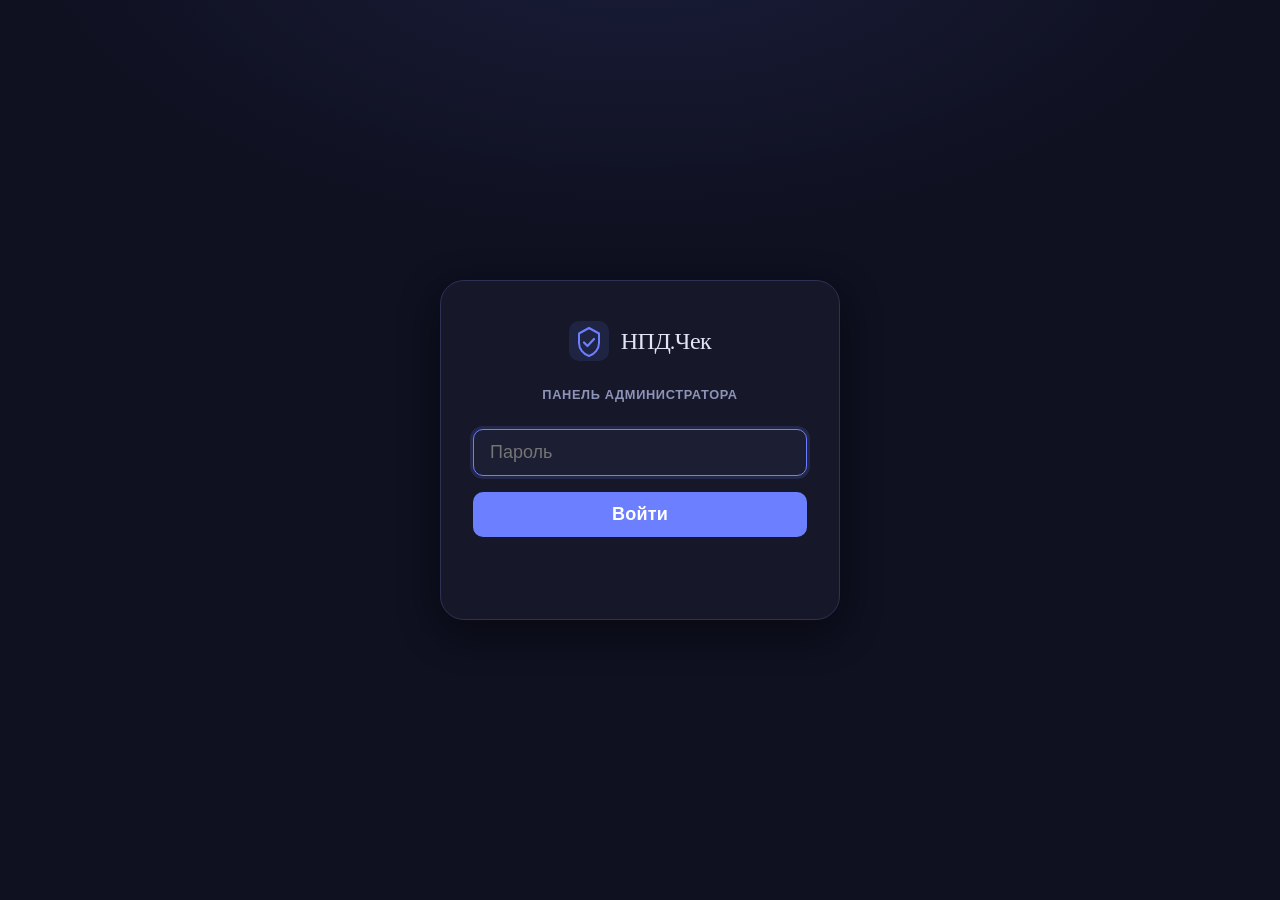
<file: admin.html>
<!DOCTYPE html>
<html lang="ru" data-theme="dark">
<head>
<meta charset="UTF-8">
<meta name="viewport" content="width=device-width, initial-scale=1.0">
<title>НПД.Чек — Панель администратора</title>

<link rel="preconnect" href="https://fonts.googleapis.com">
<link rel="preconnect" href="https://fonts.gstatic.com" crossorigin>
<link href="https://fonts.googleapis.com/css2?family=Instrument+Serif:ital@0;1&family=Switzer:wght@300..700&display=swap" rel="stylesheet">

<link rel="icon" type="image/svg+xml" href="favicon.svg">

<style>
/* ============================================================
   DESIGN TOKENS (скопированы из index.html)
   ============================================================ */
:root, [data-theme="light"] {
  --color-bg:             #F8F9FB;
  --color-surface:        #FFFFFF;
  --color-surface-2:      #F3F5F9;
  --color-surface-offset: #EDF0F5;
  --color-border:         #DDE1EA;
  --color-divider:        #E8EBF1;
  --color-text:           #16192B;
  --color-text-muted:     #616784;
  --color-text-faint:     #A8ABBE;
  --color-text-inverse:   #FFFFFF;
  --color-primary:        #3B4ECC;
  --color-primary-hover:  #2E3FA8;
  --color-primary-active: #22308A;
  --color-primary-light:  #EEF0FC;
  --color-amber:          #D97706;
  --color-amber-hover:    #B45309;
  --color-amber-light:    #FEF3C7;
  --color-success:        #16A34A;
  --color-success-light:  #DCFCE7;
  --color-warning:        #D97706;
  --color-warning-light:  #FEF3C7;
  --color-danger:         #DC2626;
  --color-danger-light:   #FEE2E2;
  --radius-sm: 0.375rem;
  --radius-md: 0.625rem;
  --radius-lg: 1rem;
  --radius-xl: 1.5rem;
  --radius-full: 9999px;
  --transition: 180ms cubic-bezier(0.16, 1, 0.3, 1);
  --shadow-sm: 0 1px 3px rgba(22, 25, 43, 0.06), 0 1px 2px rgba(22, 25, 43, 0.04);
  --shadow-md: 0 4px 16px rgba(22, 25, 43, 0.08), 0 2px 6px rgba(22, 25, 43, 0.05);
  --shadow-lg: 0 12px 40px rgba(22, 25, 43, 0.12), 0 4px 12px rgba(22, 25, 43, 0.07);
  --shadow-card: 0 2px 8px rgba(59, 78, 204, 0.06), 0 1px 3px rgba(22, 25, 43, 0.05);
  --shadow-card-hover: 0 8px 24px rgba(59, 78, 204, 0.12), 0 3px 8px rgba(22, 25, 43, 0.07);
  --space-1: 0.25rem;
  --space-2: 0.5rem;
  --space-3: 0.75rem;
  --space-4: 1rem;
  --space-5: 1.25rem;
  --space-6: 1.5rem;
  --space-8: 2rem;
  --space-10: 2.5rem;
  --space-12: 3rem;
  --space-16: 4rem;
  --text-xs:   clamp(0.75rem,  0.7rem  + 0.25vw, 0.875rem);
  --text-sm:   clamp(0.875rem, 0.8rem  + 0.35vw, 1rem);
  --text-base: clamp(1rem,     0.95rem + 0.25vw, 1.125rem);
  --text-lg:   clamp(1.125rem, 1rem    + 0.75vw, 1.5rem);
  --text-xl:   clamp(1.5rem,   1.2rem  + 1.25vw, 2.25rem);
  --font-display: 'Instrument Serif', Georgia, serif;
  --font-body: 'Switzer', 'Helvetica Neue', sans-serif;
  --content-narrow: 600px;
  --content-default: 1000px;
  --content-wide: 1280px;
}

[data-theme="dark"] {
  --color-bg:             #0F1020;
  --color-surface:        #161829;
  --color-surface-2:      #1C1F33;
  --color-surface-offset: #222540;
  --color-border:         #2D3154;
  --color-divider:        #252847;
  --color-text:           #E2E5F5;
  --color-text-muted:     #8E93B8;
  --color-text-faint:     #555A7A;
  --color-text-inverse:   #0F1020;
  --color-primary:        #6B7FFF;
  --color-primary-hover:  #8A99FF;
  --color-primary-active: #A5B0FF;
  --color-primary-light:  #1A1F3F;
  --color-amber:          #FBBF24;
  --color-amber-hover:    #FCD34D;
  --color-amber-light:    #2A2210;
  --color-success:        #4ADE80;
  --color-success-light:  #0F2A1A;
  --color-warning:        #FBBF24;
  --color-warning-light:  #2A2210;
  --color-danger:         #F87171;
  --color-danger-light:   #2A1010;
  --shadow-sm: 0 1px 3px rgba(0,0,0,0.25);
  --shadow-md: 0 4px 16px rgba(0,0,0,0.35);
  --shadow-lg: 0 12px 40px rgba(0,0,0,0.45);
  --shadow-card: 0 2px 8px rgba(0,0,0,0.3);
  --shadow-card-hover: 0 8px 24px rgba(107,127,255,0.2);
}

/* ============================================================
   RESET & BASE
   ============================================================ */
*, *::before, *::after { box-sizing: border-box; margin: 0; padding: 0; }

html { font-size: 16px; -webkit-text-size-adjust: 100%; scroll-behavior: smooth; }

body {
  font-family: var(--font-body);
  font-size: var(--text-base);
  color: var(--color-text);
  background: var(--color-bg);
  line-height: 1.6;
  min-height: 100vh;
  transition: background var(--transition), color var(--transition);
}

/* ============================================================
   LOGIN SCREEN
   ============================================================ */
#login-screen {
  display: flex;
  align-items: center;
  justify-content: center;
  min-height: 100vh;
  padding: var(--space-6);
  background: var(--color-bg);
  background-image: radial-gradient(ellipse 80% 60% at 50% -10%, rgba(107, 127, 255, 0.12) 0%, transparent 60%);
}

.login-card {
  width: 100%;
  max-width: 400px;
  background: var(--color-surface);
  border: 1px solid var(--color-border);
  border-radius: var(--radius-xl);
  padding: var(--space-10) var(--space-8);
  box-shadow: var(--shadow-lg);
  display: flex;
  flex-direction: column;
  align-items: center;
  gap: var(--space-6);
}

.login-logo {
  display: flex;
  align-items: center;
  gap: var(--space-3);
}

.login-logo-mark {
  width: 40px;
  height: 40px;
}

.login-logo-text {
  font-family: var(--font-display);
  font-size: 1.5rem;
  color: var(--color-text);
  letter-spacing: -0.02em;
}

.login-title {
  font-family: var(--font-body);
  font-size: var(--text-base);
  font-weight: 600;
  color: var(--color-text-muted);
  letter-spacing: 0.05em;
  text-transform: uppercase;
  font-size: 0.8rem;
}

.login-form {
  width: 100%;
  display: flex;
  flex-direction: column;
  gap: var(--space-4);
}

.input-wrap {
  position: relative;
}

.login-input {
  width: 100%;
  padding: var(--space-3) var(--space-4);
  background: var(--color-surface-2);
  border: 1.5px solid var(--color-border);
  border-radius: var(--radius-md);
  font-family: var(--font-body);
  font-size: var(--text-base);
  color: var(--color-text);
  outline: none;
  transition: border-color var(--transition), box-shadow var(--transition);
}

.login-input:focus {
  border-color: var(--color-primary);
  box-shadow: 0 0 0 3px rgba(107, 127, 255, 0.15);
}

.login-input.error {
  border-color: var(--color-danger);
}

.login-btn {
  width: 100%;
  padding: var(--space-3) var(--space-6);
  background: var(--color-primary);
  color: #fff;
  border: none;
  border-radius: var(--radius-md);
  font-family: var(--font-body);
  font-size: var(--text-base);
  font-weight: 600;
  cursor: pointer;
  transition: background var(--transition), transform var(--transition), box-shadow var(--transition);
  letter-spacing: 0.01em;
}

.login-btn:hover {
  background: var(--color-primary-hover);
  box-shadow: 0 4px 12px rgba(107, 127, 255, 0.35);
}

.login-btn:active { transform: translateY(1px); }

.login-error {
  font-size: var(--text-sm);
  color: var(--color-danger);
  text-align: center;
  min-height: 1.2em;
  transition: opacity var(--transition);
}

@keyframes shake {
  0%, 100% { transform: translateX(0); }
  15%       { transform: translateX(-8px); }
  30%       { transform: translateX(8px); }
  45%       { transform: translateX(-6px); }
  60%       { transform: translateX(6px); }
  75%       { transform: translateX(-4px); }
  90%       { transform: translateX(4px); }
}
.shake { animation: shake 0.5s cubic-bezier(0.36, 0.07, 0.19, 0.97); }

/* ============================================================
   DASHBOARD
   ============================================================ */
#dashboard {
  display: none;
  min-height: 100vh;
  flex-direction: column;
}

/* Header */
.admin-header {
  position: sticky;
  top: 0;
  z-index: 100;
  background: var(--color-surface);
  border-bottom: 1px solid var(--color-border);
  padding: 0 var(--space-8);
  height: 64px;
  display: flex;
  align-items: center;
  justify-content: space-between;
  box-shadow: var(--shadow-sm);
  backdrop-filter: blur(12px);
}

.header-brand {
  display: flex;
  align-items: center;
  gap: var(--space-3);
}

.header-logo-mark {
  width: 32px;
  height: 32px;
}

.header-logo-text {
  font-family: var(--font-display);
  font-size: 1.2rem;
  color: var(--color-text);
  letter-spacing: -0.02em;
}

.header-badge {
  font-size: var(--text-xs);
  font-weight: 600;
  padding: 2px 8px;
  background: var(--color-primary-light);
  color: var(--color-primary);
  border-radius: var(--radius-full);
  letter-spacing: 0.04em;
  text-transform: uppercase;
}

.header-right {
  display: flex;
  align-items: center;
  gap: var(--space-4);
}

.header-user {
  font-size: var(--text-sm);
  color: var(--color-text-muted);
  font-weight: 500;
}

.header-refresh {
  display: flex;
  align-items: center;
  gap: var(--space-2);
  font-size: var(--text-xs);
  color: var(--color-text-faint);
}

.refresh-dot {
  width: 6px;
  height: 6px;
  border-radius: 50%;
  background: var(--color-success);
  animation: pulse-dot 2s infinite;
}

@keyframes pulse-dot {
  0%, 100% { opacity: 1; transform: scale(1); }
  50%       { opacity: 0.5; transform: scale(0.8); }
}

.btn-logout {
  padding: var(--space-2) var(--space-4);
  background: transparent;
  border: 1.5px solid var(--color-border);
  border-radius: var(--radius-md);
  font-family: var(--font-body);
  font-size: var(--text-sm);
  font-weight: 600;
  color: var(--color-text-muted);
  cursor: pointer;
  transition: all var(--transition);
}
.btn-logout:hover {
  background: var(--color-danger-light);
  border-color: var(--color-danger);
  color: var(--color-danger);
}

/* Main content */
.admin-main {
  flex: 1;
  padding: var(--space-8);
  max-width: var(--content-wide);
  margin: 0 auto;
  width: 100%;
  display: flex;
  flex-direction: column;
  gap: var(--space-8);
}

.section-title {
  font-family: var(--font-body);
  font-size: var(--text-sm);
  font-weight: 700;
  text-transform: uppercase;
  letter-spacing: 0.08em;
  color: var(--color-text-faint);
  margin-bottom: var(--space-4);
}

/* KPI Cards */
.kpi-grid {
  display: grid;
  grid-template-columns: repeat(4, 1fr);
  gap: var(--space-5);
}

@media (max-width: 900px) {
  .kpi-grid { grid-template-columns: repeat(2, 1fr); }
}
@media (max-width: 480px) {
  .kpi-grid { grid-template-columns: 1fr; }
  .admin-main { padding: var(--space-4); }
  .admin-header { padding: 0 var(--space-4); }
}

.kpi-card {
  background: var(--color-surface);
  border: 1px solid var(--color-border);
  border-radius: var(--radius-lg);
  padding: var(--space-6);
  box-shadow: var(--shadow-card);
  display: flex;
  flex-direction: column;
  gap: var(--space-2);
  transition: box-shadow var(--transition), transform var(--transition);
  position: relative;
  overflow: hidden;
}
.kpi-card:hover {
  box-shadow: var(--shadow-card-hover);
  transform: translateY(-1px);
}

.kpi-card::before {
  content: '';
  position: absolute;
  top: 0; left: 0; right: 0;
  height: 3px;
  background: var(--kpi-accent, var(--color-primary));
  border-radius: var(--radius-lg) var(--radius-lg) 0 0;
}

.kpi-icon {
  font-size: 1.5rem;
  line-height: 1;
  margin-bottom: var(--space-1);
}

.kpi-label {
  font-size: var(--text-xs);
  font-weight: 600;
  text-transform: uppercase;
  letter-spacing: 0.06em;
  color: var(--color-text-muted);
}

.kpi-value {
  font-family: var(--font-display);
  font-size: clamp(1.8rem, 3vw, 2.5rem);
  color: var(--color-text);
  line-height: 1;
  letter-spacing: -0.02em;
}

.kpi-sub {
  font-size: var(--text-xs);
  color: var(--color-text-faint);
  margin-top: var(--space-1);
}

/* Charts row */
.charts-row {
  display: grid;
  grid-template-columns: 1fr auto;
  gap: var(--space-6);
  align-items: start;
}
@media (max-width: 860px) {
  .charts-row { grid-template-columns: 1fr; }
}

.chart-card {
  background: var(--color-surface);
  border: 1px solid var(--color-border);
  border-radius: var(--radius-lg);
  padding: var(--space-6);
  box-shadow: var(--shadow-card);
}

.chart-card-title {
  font-size: var(--text-sm);
  font-weight: 600;
  color: var(--color-text);
  margin-bottom: var(--space-5);
  display: flex;
  align-items: center;
  gap: var(--space-2);
}

.line-chart-wrap {
  width: 100%;
  height: 200px;
  position: relative;
}

.line-chart-wrap svg {
  width: 100%;
  height: 100%;
  overflow: visible;
}

/* Donut chart */
.donut-card {
  background: var(--color-surface);
  border: 1px solid var(--color-border);
  border-radius: var(--radius-lg);
  padding: var(--space-6);
  box-shadow: var(--shadow-card);
  min-width: 240px;
  display: flex;
  flex-direction: column;
  align-items: center;
  gap: var(--space-5);
}

.donut-wrap {
  position: relative;
  width: 160px;
  height: 160px;
}

.donut-wrap svg {
  width: 100%;
  height: 100%;
  transform: rotate(-90deg);
}

.donut-center {
  position: absolute;
  inset: 0;
  display: flex;
  flex-direction: column;
  align-items: center;
  justify-content: center;
}

.donut-center-val {
  font-family: var(--font-display);
  font-size: 1.8rem;
  color: var(--color-text);
  line-height: 1;
}

.donut-center-label {
  font-size: var(--text-xs);
  color: var(--color-text-faint);
  margin-top: 2px;
}

.donut-legend {
  width: 100%;
  display: flex;
  flex-direction: column;
  gap: var(--space-2);
}

.donut-legend-item {
  display: flex;
  align-items: center;
  gap: var(--space-2);
  font-size: var(--text-sm);
}

.legend-dot {
  width: 10px;
  height: 10px;
  border-radius: 50%;
  flex-shrink: 0;
}

.legend-name {
  flex: 1;
  color: var(--color-text-muted);
}

.legend-pct {
  font-weight: 700;
  color: var(--color-text);
}

/* Sessions table */
.table-card {
  background: var(--color-surface);
  border: 1px solid var(--color-border);
  border-radius: var(--radius-lg);
  box-shadow: var(--shadow-card);
  overflow: hidden;
}

.table-header {
  display: flex;
  align-items: center;
  justify-content: space-between;
  padding: var(--space-5) var(--space-6);
  border-bottom: 1px solid var(--color-divider);
}

.table-header-title {
  font-size: var(--text-sm);
  font-weight: 600;
  color: var(--color-text);
}

.table-count {
  font-size: var(--text-xs);
  color: var(--color-text-faint);
  background: var(--color-surface-2);
  padding: 2px 8px;
  border-radius: var(--radius-full);
  font-weight: 600;
}

.table-wrap {
  overflow-x: auto;
  -webkit-overflow-scrolling: touch;
}

table {
  width: 100%;
  border-collapse: collapse;
  font-size: var(--text-sm);
}

thead th {
  text-align: left;
  padding: var(--space-3) var(--space-4);
  font-size: var(--text-xs);
  font-weight: 700;
  text-transform: uppercase;
  letter-spacing: 0.06em;
  color: var(--color-text-faint);
  background: var(--color-surface-2);
  white-space: nowrap;
  border-bottom: 1px solid var(--color-border);
}

tbody tr {
  border-bottom: 1px solid var(--color-divider);
  transition: background var(--transition);
}
tbody tr:last-child { border-bottom: none; }
tbody tr:hover { background: var(--color-surface-2); }

tbody td {
  padding: var(--space-3) var(--space-4);
  color: var(--color-text);
  white-space: nowrap;
}

.cell-date { color: var(--color-text-muted); font-size: var(--text-xs); }
.cell-id   { font-family: 'Courier New', monospace; font-size: var(--text-xs); color: var(--color-text-faint); }
.cell-email { color: var(--color-text-muted); max-width: 180px; overflow: hidden; text-overflow: ellipsis; }

/* Risk badges */
.badge {
  display: inline-flex;
  align-items: center;
  gap: 4px;
  padding: 2px 8px;
  border-radius: var(--radius-full);
  font-size: var(--text-xs);
  font-weight: 700;
  text-transform: uppercase;
  letter-spacing: 0.04em;
  white-space: nowrap;
}
.badge-green  { background: var(--color-success-light); color: var(--color-success); }
.badge-yellow { background: var(--color-warning-light); color: var(--color-warning); }
.badge-red    { background: var(--color-danger-light);  color: var(--color-danger); }
.badge-paid   { background: var(--color-success-light); color: var(--color-success); }
.badge-unpaid { background: var(--color-surface-offset); color: var(--color-text-faint); }

/* Action buttons */
.btn-action {
  display: inline-flex;
  align-items: center;
  gap: var(--space-1);
  padding: 4px 10px;
  background: var(--color-primary-light);
  color: var(--color-primary);
  border: 1px solid transparent;
  border-radius: var(--radius-sm);
  font-family: var(--font-body);
  font-size: var(--text-xs);
  font-weight: 600;
  cursor: pointer;
  transition: all var(--transition);
  text-decoration: none;
}
.btn-action:hover {
  background: var(--color-primary);
  color: #fff;
}
.btn-action:disabled {
  opacity: 0.4;
  cursor: not-allowed;
}

/* Loading skeleton */
@keyframes shimmer {
  0%   { background-position: -400px 0; }
  100% { background-position: 400px 0; }
}
.skeleton {
  background: linear-gradient(90deg, var(--color-surface-2) 25%, var(--color-surface-offset) 50%, var(--color-surface-2) 75%);
  background-size: 800px 100%;
  animation: shimmer 1.5s infinite;
  border-radius: var(--radius-sm);
}

/* Empty state */
.empty-state {
  padding: var(--space-12) var(--space-8);
  text-align: center;
  color: var(--color-text-faint);
  font-size: var(--text-sm);
}

/* Alert banner */
.alert {
  padding: var(--space-3) var(--space-5);
  border-radius: var(--radius-md);
  font-size: var(--text-sm);
  font-weight: 500;
  margin-bottom: var(--space-4);
}
.alert-warn { background: var(--color-warning-light); color: var(--color-warning); border: 1px solid rgba(251, 191, 36, 0.3); }
.alert-error { background: var(--color-danger-light); color: var(--color-danger); border: 1px solid rgba(248, 113, 113, 0.3); }

/* Footer */
.admin-footer {
  text-align: center;
  padding: var(--space-6);
  border-top: 1px solid var(--color-divider);
  font-size: var(--text-xs);
  color: var(--color-text-faint);
}
.admin-footer a {
  color: var(--color-primary);
  text-decoration: none;
}
.admin-footer a:hover { text-decoration: underline; }

/* Tooltip */
[data-tip] {
  position: relative;
  cursor: default;
}
[data-tip]::after {
  content: attr(data-tip);
  position: absolute;
  bottom: calc(100% + 6px);
  left: 50%;
  transform: translateX(-50%);
  background: var(--color-text);
  color: var(--color-bg);
  font-size: 0.72rem;
  padding: 4px 8px;
  border-radius: var(--radius-sm);
  white-space: nowrap;
  opacity: 0;
  pointer-events: none;
  transition: opacity var(--transition);
  z-index: 999;
}
[data-tip]:hover::after { opacity: 1; }
</style>
</head>
<body>

<!-- ============================================================
     LOGIN SCREEN
     ============================================================ -->
<div id="login-screen">
  <div class="login-card">
    <!-- Logo -->
    <div class="login-logo">
      <svg class="login-logo-mark" viewBox="0 0 40 40" fill="none" aria-label="НПД.Чек">
        <rect width="40" height="40" rx="10" fill="var(--color-primary)" opacity="0.12"/>
        <path d="M20 7L10 12.5V22C10 28 14.5 33.5 20 35C25.5 33.5 30 28 30 22V12.5L20 7Z" fill="none" stroke="var(--color-primary)" stroke-width="2" stroke-linejoin="round"/>
        <path d="M15 21.5L18.5 25L25 18" stroke="var(--color-primary)" stroke-width="2.2" stroke-linecap="round" stroke-linejoin="round"/>
      </svg>
      <span class="login-logo-text">НПД.Чек</span>
    </div>

    <div class="login-title">Панель администратора</div>

    <form class="login-form" id="login-form" autocomplete="off">
      <div class="input-wrap">
        <input
          class="login-input"
          id="password-input"
          type="password"
          placeholder="Пароль"
          autocomplete="current-password"
          required
        >
      </div>
      <button type="submit" class="login-btn">Войти</button>
      <div class="login-error" id="login-error">&nbsp;</div>
    </form>
  </div>
</div>

<!-- ============================================================
     DASHBOARD
     ============================================================ -->
<div id="dashboard">

  <!-- Header -->
  <header class="admin-header">
    <div class="header-brand">
      <svg class="header-logo-mark" viewBox="0 0 40 40" fill="none" aria-label="НПД.Чек">
        <rect width="40" height="40" rx="10" fill="var(--color-primary)" opacity="0.12"/>
        <path d="M20 7L10 12.5V22C10 28 14.5 33.5 20 35C25.5 33.5 30 28 30 22V12.5L20 7Z" fill="none" stroke="var(--color-primary)" stroke-width="2" stroke-linejoin="round"/>
        <path d="M15 21.5L18.5 25L25 18" stroke="var(--color-primary)" stroke-width="2.2" stroke-linecap="round" stroke-linejoin="round"/>
      </svg>
      <span class="header-logo-text">НПД.Чек</span>
      <span class="header-badge">Admin</span>
    </div>

    <div class="header-right">
      <div class="header-refresh">
        <span class="refresh-dot"></span>
        <span id="refresh-label">Обновление через <span id="refresh-countdown">30</span>с</span>
      </div>
      <span class="header-user">Администратор</span>
      <button class="btn-logout" id="btn-logout">Выйти</button>
    </div>
  </header>

  <!-- Main -->
  <main class="admin-main">
    <div id="api-alert" style="display:none"></div>

    <!-- KPI Cards -->
    <section>
      <div class="section-title">Ключевые показатели</div>
      <div class="kpi-grid">
        <div class="kpi-card" style="--kpi-accent: var(--color-primary)">
          <div class="kpi-icon">📋</div>
          <div class="kpi-label">Всего сессий</div>
          <div class="kpi-value" id="kpi-sessions">—</div>
          <div class="kpi-sub">Прошли опросник</div>
        </div>
        <div class="kpi-card" style="--kpi-accent: var(--color-success)">
          <div class="kpi-icon">✅</div>
          <div class="kpi-label">Оплачено</div>
          <div class="kpi-value" id="kpi-paid">—</div>
          <div class="kpi-sub">Купили отчёт</div>
        </div>
        <div class="kpi-card" style="--kpi-accent: var(--color-amber)">
          <div class="kpi-icon">📈</div>
          <div class="kpi-label">Конверсия</div>
          <div class="kpi-value" id="kpi-conversion">—</div>
          <div class="kpi-sub">Оплат от сессий</div>
        </div>
        <div class="kpi-card" style="--kpi-accent: #8B5CF6">
          <div class="kpi-icon">💰</div>
          <div class="kpi-label">Выручка</div>
          <div class="kpi-value" id="kpi-revenue">—</div>
          <div class="kpi-sub">Сумма в рублях</div>
        </div>
      </div>
    </section>

    <!-- Charts -->
    <section>
      <div class="section-title">Аналитика</div>
      <div class="charts-row">
        <!-- Line chart: sessions by day -->
        <div class="chart-card">
          <div class="chart-card-title">
            <svg width="16" height="16" viewBox="0 0 16 16" fill="none"><polyline points="1,14 5,8 9,10 15,3" stroke="var(--color-primary)" stroke-width="1.8" stroke-linecap="round" stroke-linejoin="round"/></svg>
            Сессии по дням (14 дней)
          </div>
          <div class="line-chart-wrap" id="line-chart-wrap">
            <svg id="line-chart" viewBox="0 0 600 180" preserveAspectRatio="none">
              <text x="300" y="100" text-anchor="middle" fill="var(--color-text-faint)" font-size="14">Загрузка...</text>
            </svg>
          </div>
        </div>

        <!-- Donut chart: risk distribution -->
        <div class="donut-card">
          <div class="chart-card-title">Распределение рисков</div>
          <div class="donut-wrap">
            <svg id="donut-svg" viewBox="0 0 160 160">
              <!-- filled by JS -->
              <circle cx="80" cy="80" r="60" fill="none" stroke="var(--color-surface-2)" stroke-width="22"/>
            </svg>
            <div class="donut-center">
              <div class="donut-center-val" id="donut-total">—</div>
              <div class="donut-center-label">сессий</div>
            </div>
          </div>
          <div class="donut-legend" id="donut-legend">
            <div class="donut-legend-item">
              <span class="legend-dot" style="background:#4ADE80"></span>
              <span class="legend-name">Зелёный</span>
              <span class="legend-pct" id="leg-green">—%</span>
            </div>
            <div class="donut-legend-item">
              <span class="legend-dot" style="background:#FBBF24"></span>
              <span class="legend-name">Жёлтый</span>
              <span class="legend-pct" id="leg-yellow">—%</span>
            </div>
            <div class="donut-legend-item">
              <span class="legend-dot" style="background:#F87171"></span>
              <span class="legend-name">Красный</span>
              <span class="legend-pct" id="leg-red">—%</span>
            </div>
          </div>
        </div>
      </div>
    </section>

    <!-- Sessions table -->
    <section>
      <div class="section-title">Последние сессии</div>
      <div class="table-card">
        <div class="table-header">
          <span class="table-header-title">Сессии пользователей</span>
          <span class="table-count" id="sessions-count">—</span>
        </div>
        <div class="table-wrap">
          <table>
            <thead>
              <tr>
                <th>Дата</th>
                <th>Session ID</th>
                <th>Риск</th>
                <th>Email</th>
                <th>Оплата</th>
                <th>Действия</th>
              </tr>
            </thead>
            <tbody id="sessions-tbody">
              <tr><td colspan="6" class="empty-state">Загрузка сессий...</td></tr>
            </tbody>
          </table>
        </div>
      </div>
    </section>
  </main>

  <footer class="admin-footer">
    npd-check.ru &mdash; НПД.Чек Admin &mdash; &copy; 2026 &nbsp;|&nbsp;</footer>
</div>

<script>
/* ============================================================
   CONFIG
   ============================================================ */
const API_BASE = window.location.hostname === 'npd-check.ru'
  ? '/api'
  : 'http://localhost:8010/api';

// API token = пароль, введённый пользователем (хранится в sessionStorage)
function getAdminToken() { return sessionStorage.getItem('sc_admin_token') || ''; }
const SESSION_KEY      = 'sc_admin_auth';
const REFRESH_INTERVAL = 30; // seconds

// SHA-256 of "npd_admin_2026" (precomputed + verified)
const PASSWORD_HASH = 'd21a1cf616abaa11f57280dcac1b8b1e9cd55aa9c34a765080fad801f86e4115';

/* ============================================================
   AUTH — SHA-256 via WebCrypto
   ============================================================ */
async function sha256hex(str) {
  const buf  = new TextEncoder().encode(str);
  const hash = await crypto.subtle.digest('SHA-256', buf);
  return Array.from(new Uint8Array(hash))
    .map(b => b.toString(16).padStart(2, '0'))
    .join('');
}

async function verifyPassword(input) {
  const h = await sha256hex(input);
  return h === PASSWORD_HASH;
}

function isAuthenticated() {
  return sessionStorage.getItem(SESSION_KEY) === '1';
}

function setAuthenticated(token) {
  sessionStorage.setItem(SESSION_KEY, '1');
  sessionStorage.setItem('sc_admin_token', token || 'npd_admin_2026_token');
}

function clearAuth() {
  sessionStorage.removeItem(SESSION_KEY);
}

/* ============================================================
   LOGIN
   ============================================================ */
const loginScreen  = document.getElementById('login-screen');
const dashboard    = document.getElementById('dashboard');
const loginForm    = document.getElementById('login-form');
const passInput    = document.getElementById('password-input');
const loginError   = document.getElementById('login-error');

loginForm.addEventListener('submit', async (e) => {
  e.preventDefault();
  const val = passInput.value.trim();
  if (!val) return;

  const ok = await verifyPassword(val);
  if (ok) {
    setAuthenticated(val === 'npd_admin_2026' ? 'npd_admin_2026_token' : val);
    showDashboard();
  } else {
    loginError.textContent = 'Неверный пароль. Попробуйте снова.';
    passInput.classList.add('error', 'shake');
    passInput.addEventListener('animationend', () => {
      passInput.classList.remove('shake');
    }, { once: true });
    passInput.value = '';
    passInput.focus();
  }
});

passInput.addEventListener('input', () => {
  passInput.classList.remove('error');
  loginError.textContent = '\u00A0';
});

/* ============================================================
   ROUTING
   ============================================================ */
function init() {
  if (isAuthenticated()) {
    showDashboard();
  } else {
    loginScreen.style.display = 'flex';
    dashboard.style.display   = 'none';
    passInput.focus();
  }
}

function showDashboard() {
  loginScreen.style.display = 'none';
  dashboard.style.display   = 'flex';
  loadAll();
  startAutoRefresh();
}

document.getElementById('btn-logout').addEventListener('click', () => {
  clearAuth();
  clearInterval(refreshTimer);
  loginScreen.style.display = 'flex';
  dashboard.style.display   = 'none';
  passInput.value = '';
  loginError.textContent = '\u00A0';
  passInput.focus();
});

/* ============================================================
   AUTO REFRESH
   ============================================================ */
let refreshTimer = null;
let countdown    = REFRESH_INTERVAL;
const countdownEl = document.getElementById('refresh-countdown');

function startAutoRefresh() {
  countdown = REFRESH_INTERVAL;
  countdownEl.textContent = countdown;
  clearInterval(refreshTimer);

  refreshTimer = setInterval(() => {
    countdown--;
    countdownEl.textContent = countdown;
    if (countdown <= 0) {
      loadAll();
      countdown = REFRESH_INTERVAL;
    }
  }, 1000);
}

function resetCountdown() {
  countdown = REFRESH_INTERVAL;
  countdownEl.textContent = countdown;
}

/* ============================================================
   API
   ============================================================ */
async function apiFetch(path) {
  const res = await fetch(API_BASE + path, {
    headers: { 'X-Admin-Token': getAdminToken() }
  });
  if (!res.ok) throw new Error(`HTTP ${res.status}: ${res.statusText}`);
  return res.json();
}

function showAlert(msg, type = 'warn') {
  const el = document.getElementById('api-alert');
  el.className = `alert alert-${type}`;
  el.textContent = msg;
  el.style.display = 'block';
}

function hideAlert() {
  document.getElementById('api-alert').style.display = 'none';
}

/* ============================================================
   MOCK DATA (для работы без бэкенда)
   ============================================================ */
function getMockStats() {
  const now    = new Date();
  const byDay  = [];
  for (let i = 13; i >= 0; i--) {
    const d = new Date(now);
    d.setDate(d.getDate() - i);
    byDay.push({
      date:  d.toISOString().slice(0, 10),
      count: Math.floor(Math.random() * 12) + 1
    });
  }
  return {
    total_sessions:   147,
    paid_sessions:    38,
    conversion_rate:  25.9,
    total_revenue:    75240,
    sessions_by_day:  byDay,
    risk_distribution: { green: 32, yellow: 44, red: 24 }
  };
}

function getMockSessions() {
  const risks   = ['green', 'yellow', 'red'];
  const emails  = ['ivan@example.com', 'maria@yandex.ru', null, 'user@mail.ru', null, 'sergey@gmail.com'];
  const result  = [];
  for (let i = 0; i < 20; i++) {
    const paid = Math.random() > 0.72;
    const id   = crypto.randomUUID ? crypto.randomUUID() : Math.random().toString(36).slice(2, 34);
    const d    = new Date(Date.now() - Math.random() * 14 * 86400000);
    result.push({
      id:           id,
      created_at:   d.toISOString(),
      overall_risk: risks[Math.floor(Math.random() * risks.length)],
      email:        emails[Math.floor(Math.random() * emails.length)],
      paid:         paid,
      paid_at:      paid ? new Date(d.getTime() + 3600000).toISOString() : null
    });
  }
  return result.sort((a, b) => new Date(b.created_at) - new Date(a.created_at));
}

/* ============================================================
   LOAD DATA
   ============================================================ */
async function loadAll() {
  resetCountdown();
  await Promise.all([loadStats(), loadSessions()]);
}

async function loadStats() {
  let stats;
  try {
    stats = await apiFetch('/admin/stats');
    hideAlert();
  } catch (err) {
    // Fall back to mock data
    stats = getMockStats();
    showAlert('⚠ API недоступен — показаны тестовые данные (' + err.message + ')', 'warn');
  }
  renderStats(stats);
}

async function loadSessions() {
  let sessions;
  try {
    sessions = await apiFetch('/admin/sessions?limit=50&offset=0');
  } catch (err) {
    sessions = getMockSessions();
  }
  renderSessions(sessions);
}

/* ============================================================
   RENDER STATS
   ============================================================ */
function renderStats(data) {
  document.getElementById('kpi-sessions').textContent    = (data.total_sessions ?? 0).toLocaleString('ru-RU');
  document.getElementById('kpi-paid').textContent        = (data.paid_sessions ?? 0).toLocaleString('ru-RU');
  document.getElementById('kpi-conversion').textContent  = (data.conversion_rate ?? 0).toFixed(1) + '%';
  document.getElementById('kpi-revenue').textContent     = formatRub(data.total_revenue ?? 0);
  document.getElementById('donut-total').textContent     = (data.total_sessions ?? 0).toLocaleString('ru-RU');

  renderLineChart(data.sessions_by_day || []);
  renderDonut(data.risk_distribution || { green: 0, yellow: 0, red: 0 });
}

function formatRub(n) {
    if (n >= 1000000) return (n / 1000000).toFixed(1) + 'М ₽';
    return n.toLocaleString('ru-RU') + ' ₽';
}

/* ============================================================
   LINE CHART (pure SVG)
   ============================================================ */
function renderLineChart(days) {
  const svg    = document.getElementById('line-chart');
  const W      = 600, H = 180;
  const PAD    = { top: 16, right: 20, bottom: 36, left: 40 };
  const plotW  = W - PAD.left - PAD.right;
  const plotH  = H - PAD.top  - PAD.bottom;

  if (!days.length) {
    svg.innerHTML = `<text x="${W/2}" y="${H/2}" text-anchor="middle" fill="var(--color-text-faint)" font-size="13">Нет данных</text>`;
    return;
  }

  const counts = days.map(d => d.count);
  const maxVal = Math.max(...counts, 1);
  const step   = plotW / (days.length - 1 || 1);

  const points = days.map((d, i) => ({
    x: PAD.left + i * step,
    y: PAD.top  + plotH - (d.count / maxVal) * plotH,
    d: d
  }));

  // Build path strings
  const linePath = points.map((p, i) => `${i === 0 ? 'M' : 'L'}${p.x.toFixed(1)},${p.y.toFixed(1)}`).join(' ');
  const fillPath = linePath
    + ` L${points[points.length - 1].x.toFixed(1)},${(PAD.top + plotH).toFixed(1)}`
    + ` L${points[0].x.toFixed(1)},${(PAD.top + plotH).toFixed(1)} Z`;

  // Grid lines
  let gridLines = '';
  const gridCount = 4;
  for (let i = 0; i <= gridCount; i++) {
    const y = PAD.top + (plotH / gridCount) * i;
    const val = Math.round(maxVal * (1 - i / gridCount));
    gridLines += `<line x1="${PAD.left}" y1="${y.toFixed(1)}" x2="${W - PAD.right}" y2="${y.toFixed(1)}" stroke="var(--color-border)" stroke-width="1" stroke-dasharray="4,4"/>`;
    gridLines += `<text x="${PAD.left - 6}" y="${(y + 4).toFixed(1)}" text-anchor="end" fill="var(--color-text-faint)" font-size="10">${val}</text>`;
  }

  // X-axis labels (show every 2nd or 3rd)
  let xLabels = '';
  const skip = days.length > 10 ? 3 : 2;
  days.forEach((d, i) => {
    if (i % skip !== 0 && i !== days.length - 1) return;
    const x = PAD.left + i * step;
    const label = d.date.slice(5); // MM-DD
    xLabels += `<text x="${x.toFixed(1)}" y="${(PAD.top + plotH + 18).toFixed(1)}" text-anchor="middle" fill="var(--color-text-faint)" font-size="10">${label}</text>`;
  });

  // Circles on data points
  let circles = '';
  points.forEach(p => {
    circles += `<circle cx="${p.x.toFixed(1)}" cy="${p.y.toFixed(1)}" r="3.5" fill="var(--color-primary)" stroke="var(--color-surface)" stroke-width="2">
      <title>${p.d.date}: ${p.d.count} сессий</title>
    </circle>`;
  });

  svg.innerHTML = `
    <defs>
      <linearGradient id="lg-fill" x1="0" y1="0" x2="0" y2="1">
        <stop offset="0%"   stop-color="var(--color-primary)" stop-opacity="0.18"/>
        <stop offset="100%" stop-color="var(--color-primary)" stop-opacity="0"/>
      </linearGradient>
    </defs>
    ${gridLines}
    <path d="${fillPath}" fill="url(#lg-fill)"/>
    <path d="${linePath}" fill="none" stroke="var(--color-primary)" stroke-width="2.5" stroke-linecap="round" stroke-linejoin="round"/>
    ${circles}
    ${xLabels}
  `;
}

/* ============================================================
   DONUT CHART (pure SVG)
   ============================================================ */
function renderDonut(dist) {
  const green  = dist.green  ?? 0;
  const yellow = dist.yellow ?? 0;
  const red    = dist.red    ?? 0;
  const total  = green + yellow + red || 1;

  document.getElementById('leg-green').textContent  = green.toFixed(0)  + '%';
  document.getElementById('leg-yellow').textContent = yellow.toFixed(0) + '%';
  document.getElementById('leg-red').textContent    = red.toFixed(0)    + '%';

  const R = 60, cx = 80, cy = 80;
  const circ = 2 * Math.PI * R;

  const segments = [
    { pct: green  / 100, color: '#4ADE80' },
    { pct: yellow / 100, color: '#FBBF24' },
    { pct: red    / 100, color: '#F87171' },
  ];

  let offset = 0;
  let paths  = `<circle cx="${cx}" cy="${cy}" r="${R}" fill="none" stroke="var(--color-surface-2)" stroke-width="22"/>`;

  segments.forEach(seg => {
    const dash = seg.pct * circ;
    const gap  = circ - dash;
    if (dash < 0.5) { offset += dash; return; }
    paths += `<circle cx="${cx}" cy="${cy}" r="${R}" fill="none"
      stroke="${seg.color}" stroke-width="22"
      stroke-dasharray="${dash.toFixed(2)} ${gap.toFixed(2)}"
      stroke-dashoffset="${(-offset).toFixed(2)}"
      stroke-linecap="butt"/>`;
    offset += dash;
  });

  document.getElementById('donut-svg').innerHTML = paths;
}

/* ============================================================
   RENDER SESSIONS TABLE
   ============================================================ */
function renderSessions(sessions) {
  const tbody = document.getElementById('sessions-tbody');
  const count = document.getElementById('sessions-count');

  count.textContent = sessions.length + ' сессий';

  if (!sessions.length) {
    tbody.innerHTML = '<tr><td colspan="6" class="empty-state">Сессий пока нет</td></tr>';
    return;
  }

  const riskLabel = { green: 'Низкий', yellow: 'Средний', red: 'Высокий' };
  const riskClass = { green: 'badge-green', yellow: 'badge-yellow', red: 'badge-red' };

  tbody.innerHTML = sessions.map(s => {
    const date     = formatDate(s.created_at);
    const sid      = (s.id || '').slice(0, 8);
    const risk     = s.overall_risk || 'unknown';
    const email    = s.email ? escHtml(s.email) : '<span style="color:var(--color-text-faint)">—</span>';
    const paidBadge = s.paid
      ? '<span class="badge badge-paid">✓ Оплачено</span>'
      : '<span class="badge badge-unpaid">Не оплачено</span>';
    const pdfBtn   = s.paid
      ? `<button class="btn-action" onclick="downloadPdf('${escAttr(s.id)}')">PDF</button>`
      : `<button class="btn-action" disabled title="Оплата не произведена">PDF</button>`;
    const rBadge   = risk !== 'unknown'
      ? `<span class="badge ${riskClass[risk] || ''}">${riskLabel[risk] || risk}</span>`
      : '<span style="color:var(--color-text-faint)">—</span>';

    return `<tr>
      <td class="cell-date" data-tip="${escAttr(s.created_at)}">${date}</td>
      <td class="cell-id">${escHtml(sid)}</td>
      <td>${rBadge}</td>
      <td class="cell-email">${email}</td>
      <td>${paidBadge}</td>
      <td>${pdfBtn}</td>
    </tr>`;
  }).join('');
}

function formatDate(iso) {
  if (!iso) return '—';
  const d = new Date(iso);
  return d.toLocaleDateString('ru-RU', { day: '2-digit', month: '2-digit', year: '2-digit' })
    + ' ' + d.toLocaleTimeString('ru-RU', { hour: '2-digit', minute: '2-digit' });
}

function escHtml(str) {
  return String(str).replace(/[&<>"']/g, c => ({'&':'&amp;','<':'&lt;','>':'&gt;','"':'&quot;',"'":'&#39;'}[c]));
}

function escAttr(str) {
  return String(str).replace(/"/g, '&quot;');
}

/* ============================================================
   PDF DOWNLOAD
   ============================================================ */
async function downloadPdf(sessionId) {
  const btn = event.target;
  const origText = btn.textContent;
  btn.disabled = true;
  btn.textContent = '...';

  try {
    const res = await fetch(API_BASE + '/admin/session/' + sessionId + '/pdf', {
      headers: { 'X-Admin-Token': getAdminToken() }
    });
    if (!res.ok) throw new Error('Ошибка ' + res.status);
    const blob = await res.blob();
    const url  = URL.createObjectURL(blob);
    const a    = document.createElement('a');
    a.href     = url;
    a.download = 'selfcheck_report_' + sessionId.slice(0, 8) + '.pdf';
    a.click();
    URL.revokeObjectURL(url);
  } catch (err) {
    alert('Не удалось скачать PDF: ' + err.message);
  } finally {
    btn.disabled    = false;
    btn.textContent = origText;
  }
}

/* ============================================================
   BOOT
   ============================================================ */
init();
</script>
</body>
</html>
</file>
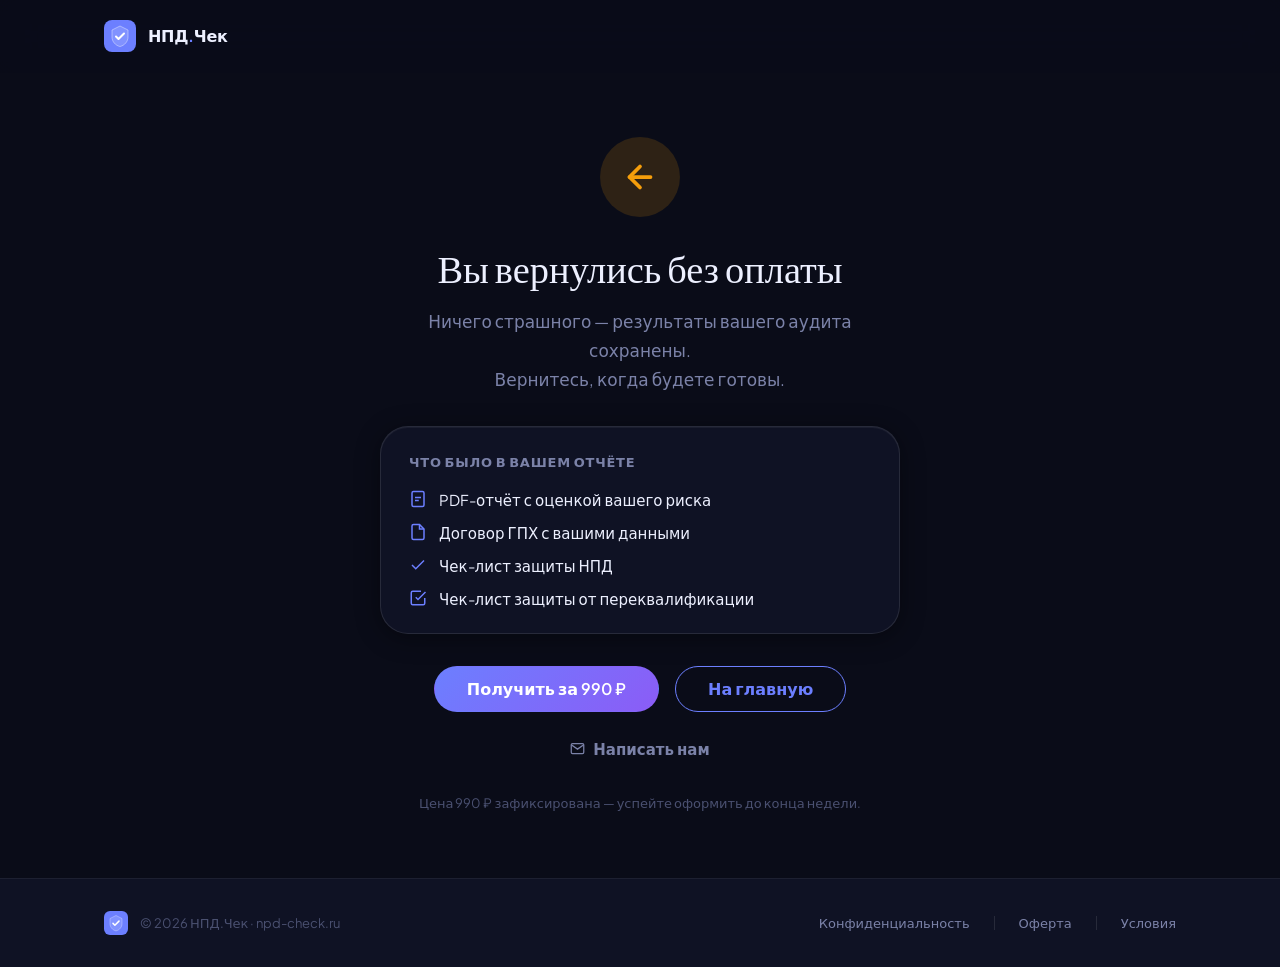
<file: cancel.html>
<!DOCTYPE html>
<html lang="ru">
<head>
  <meta charset="UTF-8">
  <meta name="viewport" content="width=device-width, initial-scale=1.0">
  <title>Вы отменили оплату — НПД.Чек</title>
  <meta name="description" content="Ничего страшного — результаты сохранены. Вернитесь когда будете готовы.">
  <meta name="robots" content="noindex,nofollow">
  <link rel="preconnect" href="https://fonts.googleapis.com">
  <link rel="preconnect" href="https://fonts.gstatic.com" crossorigin>
  <link href="https://fonts.googleapis.com/css2?family=Plus+Jakarta+Sans:wght@400;500;600;700;800&family=Instrument+Serif:ital@0;1&display=swap" rel="stylesheet">
  <link rel="icon" type="image/svg+xml" href="favicon.svg">
  <style>
    :root {
      --bg:#0A0C18; --bg-card:#0F1224;
      --border:rgba(255,255,255,0.06); --border-mid:rgba(255,255,255,0.10);
      --accent:#6C7FFF; --accent-2:#8B5CF6;
      --accent-glow:rgba(108,127,255,0.20); --accent-subtle:rgba(108,127,255,0.08);
      --amber:#F59E0B; --amber-glow:rgba(245,158,11,0.15);
      --green:#10B981;
      --text:#EDF0FF; --text-muted:#7B82A8; --text-faint:#4A5070;
      --radius-lg:16px; --radius-xl:20px; --radius-2xl:28px; --radius-full:9999px;
      --ease:cubic-bezier(0.16,1,0.3,1); --transition:200ms var(--ease);
      --shadow-card:0 1px 0 rgba(255,255,255,0.05) inset, 0 4px 24px rgba(0,0,0,0.4);
      --font-display:'Instrument Serif',Georgia,serif;
      --font-body:'Plus Jakarta Sans',system-ui,sans-serif;
    }
    *,*::before,*::after{box-sizing:border-box;margin:0;padding:0}
    html{-webkit-font-smoothing:antialiased;text-rendering:optimizeLegibility;scroll-behavior:smooth;overflow-x:hidden}
    body{min-height:100dvh;font-family:var(--font-body);font-size:clamp(1rem,0.95rem + 0.25vw,1.125rem);line-height:1.7;color:var(--text);background:var(--bg);display:flex;flex-direction:column;overflow-x:hidden}
    img,svg{display:block;max-width:100%;height:auto}
    a{color:inherit;text-decoration:none}
    button{cursor:pointer;background:none;border:none;font:inherit;color:inherit}
    h1,h2,h3{text-wrap:balance;line-height:1.1}
    a,button{transition:color var(--transition),background var(--transition),border-color var(--transition),box-shadow var(--transition),opacity var(--transition),transform var(--transition)}
    @media(prefers-reduced-motion:reduce){*,*::before,*::after{animation-duration:0.01ms!important;transition-duration:0.01ms!important}}

    /* HEADER */
    .site-header{position:sticky;top:0;z-index:100;background:rgba(10,12,24,0.85);backdrop-filter:blur(20px) saturate(180%);-webkit-backdrop-filter:blur(20px) saturate(180%);border-bottom:1px solid transparent;transition:border-color var(--transition)}
    .site-header--scrolled{border-bottom-color:var(--border-mid)}
    .header-inner{display:flex;align-items:center;justify-content:space-between;height:72px;gap:24px;max-width:1200px;margin:0 auto;padding:0 clamp(24px,5vw,80px)}
    .logo{display:flex;align-items:center;gap:12px;text-decoration:none;color:var(--text);flex-shrink:0}
    .logo:hover{opacity:0.8}
    .logo-text{font-family:var(--font-body);font-size:1rem;font-weight:700;letter-spacing:-0.02em}
    .logo-text span{color:var(--accent)}

    /* BUTTONS */
    .btn{display:inline-flex;align-items:center;justify-content:center;gap:8px;font-size:0.9375rem;font-weight:600;line-height:1;text-decoration:none;border:1.5px solid transparent;border-radius:var(--radius-full);padding:12px 28px;cursor:pointer;white-space:nowrap}
    .btn-primary{background:linear-gradient(135deg,var(--accent),var(--accent-2));color:#fff}
    .btn-primary:hover{transform:translateY(-2px);box-shadow:0 8px 32px rgba(108,127,255,0.35)}
    .btn-outline{background:transparent;color:var(--accent);border-color:var(--accent)}
    .btn-outline:hover{background:var(--accent-subtle);transform:translateY(-1px)}
    .btn-ghost{background:transparent;color:var(--text-muted)}
    .btn-ghost:hover{color:var(--text);background:rgba(255,255,255,0.04)}
    .btn-lg{font-size:1rem;padding:14px 32px}

    /* MAIN */
    .status-page{flex:1;display:flex;align-items:center;justify-content:center;padding:4rem 1.5rem}
    .status-card{text-align:center;max-width:520px;width:100%}

    /* Amber icon */
    .cancel-icon{width:80px;height:80px;border-radius:50%;background:var(--amber-glow);display:flex;align-items:center;justify-content:center;margin:0 auto 2rem;position:relative}
    .cancel-icon svg{width:36px;height:36px;stroke:var(--amber);stroke-width:2.5;fill:none;stroke-linecap:round;stroke-linejoin:round;opacity:0;animation:icon-in 0.5s 0.2s ease forwards}
    @keyframes icon-in{from{opacity:0;transform:scale(0.8)}to{opacity:1;transform:scale(1)}}

    .status-title{font-family:var(--font-display);font-size:clamp(1.75rem,1.4rem + 1.25vw,2.5rem);font-weight:400;color:var(--text);margin-bottom:1rem}
    .status-subtitle{font-size:clamp(0.9375rem,0.9rem + 0.2vw,1.0625rem);color:var(--text-muted);line-height:1.7;margin-bottom:2rem}

    /* Value card */
    .value-card{background:var(--bg-card);border:1px solid var(--border-mid);border-radius:var(--radius-2xl);box-shadow:var(--shadow-card);padding:1.5rem 1.75rem;margin-bottom:2rem;text-align:left}
    .value-title{font-size:0.8125rem;font-weight:700;text-transform:uppercase;letter-spacing:0.06em;color:var(--text-muted);margin-bottom:1rem}
    .value-list{list-style:none;display:flex;flex-direction:column;gap:0.75rem}
    .value-list li{display:flex;align-items:center;gap:0.75rem;font-size:0.9375rem;color:var(--text);line-height:1.4}
    .value-list li svg{flex-shrink:0;color:var(--accent)}

    .status-actions{display:flex;align-items:center;justify-content:center;gap:1rem;flex-wrap:wrap}
    .bonus-note{margin-top:1.5rem;font-size:0.8125rem;color:var(--text-faint);line-height:1.6}

    /* FOOTER */
    .site-footer{background:var(--bg-card);border-top:1px solid var(--border);padding:2rem 0;margin-top:auto}
    .footer-inner{max-width:1200px;margin:0 auto;padding:0 clamp(24px,5vw,80px);display:flex;align-items:center;justify-content:space-between;gap:1.5rem;flex-wrap:wrap}
    .footer-brand{display:flex;align-items:center;gap:0.75rem}
    .footer-copy{font-size:0.8125rem;color:var(--text-faint)}
    .footer-links{display:flex;align-items:center;gap:1.5rem;flex-wrap:wrap}
    .footer-link{font-size:0.8125rem;color:var(--text-muted)}
    .footer-link:hover{color:var(--text)}
    .footer-divider{width:1px;height:14px;background:var(--border-mid)}
    @media(max-width:768px){.footer-inner{flex-direction:column;text-align:center}.footer-links{justify-content:center}.status-actions{flex-direction:column;align-items:stretch}}
  </style>
</head>
<body>
<header class="site-header" id="site-header">
  <div class="header-inner">
    <a href="/" class="logo" aria-label="НПД.Чек — на главную">
      <svg width="32" height="32" viewBox="0 0 32 32" fill="none" aria-hidden="true">
        <rect width="32" height="32" rx="8" fill="var(--accent)"/>
        <path d="M16 6L8 10V17C8 21.4 11.4 25.5 16 26.5C20.6 25.5 24 21.4 24 17V10L16 6Z" fill="rgba(255,255,255,0.15)" stroke="rgba(255,255,255,0.4)" stroke-width="1"/>
        <path d="M12 16.5L14.5 19L20 13.5" stroke="#fff" stroke-width="2" stroke-linecap="round" stroke-linejoin="round"/>
      </svg>
      <span class="logo-text">НПД<span>.</span>Чек</span>
    </a>
  </div>
</header>

<main class="status-page">
  <div class="status-card">
    <div class="cancel-icon" aria-hidden="true">
      <!-- Стрелка назад — нейтральная, не пугающая -->
      <svg viewBox="0 0 24 24">
        <path d="M19 12H5"/>
        <path d="M12 19l-7-7 7-7"/>
      </svg>
    </div>

    <h1 class="status-title">Вы вернулись без оплаты</h1>
    <p class="status-subtitle">
      Ничего страшного — результаты вашего аудита сохранены.<br>
      Вернитесь, когда будете готовы.
    </p>

    <div class="value-card">
      <p class="value-title">Что было в вашем отчёте</p>
      <ul class="value-list">
        <li>
          <svg width="18" height="18" viewBox="0 0 24 24" fill="none" stroke="currentColor" stroke-width="2"><rect x="4" y="2" width="16" height="20" rx="2"/><line x1="8" y1="10" x2="16" y2="10"/><line x1="8" y1="14" x2="13" y2="14"/></svg>
          PDF-отчёт с оценкой вашего риска
        </li>
        <li>
          <svg width="18" height="18" viewBox="0 0 24 24" fill="none" stroke="currentColor" stroke-width="2"><path d="M14 2H6a2 2 0 00-2 2v16a2 2 0 002 2h12a2 2 0 002-2V8z"/><polyline points="14 2 14 8 20 8"/></svg>
          Договор ГПХ с вашими данными
        </li>
        <li>
          <svg width="18" height="18" viewBox="0 0 24 24" fill="none" stroke="currentColor" stroke-width="2"><polyline points="20 6 9 17 4 12"/></svg>
          Чек-лист защиты НПД
        </li>
        <li>
          <svg width="18" height="18" viewBox="0 0 24 24" fill="none" stroke="currentColor" stroke-width="2"><path d="M9 11l3 3L22 4"/><path d="M21 12v7a2 2 0 01-2 2H5a2 2 0 01-2-2V5a2 2 0 012-2h11"/></svg>
          Чек-лист защиты от переквалификации
        </li>
      </ul>
    </div>

    <div class="status-actions">
      <a href="/" class="btn btn-primary btn-lg" id="btn-retry">
        Получить за 990 ₽
      </a>
      <a href="/" class="btn btn-outline btn-lg">На главную</a>
      <a href="mailto:support@npd-check.ru" class="btn btn-ghost">
        <svg width="15" height="15" viewBox="0 0 24 24" fill="none" stroke="currentColor" stroke-width="2" aria-hidden="true"><path d="M4 4h16c1.1 0 2 .9 2 2v12c0 1.1-.9 2-2 2H4c-1.1 0-2-.9-2-2V6c0-1.1.9-2 2-2z"/><polyline points="22,6 12,13 2,6"/></svg>
        Написать нам
      </a>
    </div>

    <p class="bonus-note">Цена 990 ₽ зафиксирована — успейте оформить до конца недели.</p>
  </div>
</main>

<footer class="site-footer">
  <div class="footer-inner">
    <div class="footer-brand">
      <svg width="24" height="24" viewBox="0 0 32 32" fill="none" aria-hidden="true">
        <rect width="32" height="32" rx="8" fill="var(--accent)"/>
        <path d="M16 6L8 10V17C8 21.4 11.4 25.5 16 26.5C20.6 25.5 24 21.4 24 17V10L16 6Z" fill="rgba(255,255,255,0.15)" stroke="rgba(255,255,255,0.4)" stroke-width="1"/>
        <path d="M12 16.5L14.5 19L20 13.5" stroke="#fff" stroke-width="2" stroke-linecap="round" stroke-linejoin="round"/>
      </svg>
      <span class="footer-copy">© 2026 НПД.Чек · npd-check.ru</span>
    </div>
    <div class="footer-links">
      <a href="privacy.html" class="footer-link">Конфиденциальность</a>
      <span class="footer-divider" aria-hidden="true"></span>
      <a href="offer.html" class="footer-link">Оферта</a>
      <span class="footer-divider" aria-hidden="true"></span>
      <a href="terms.html" class="footer-link">Условия</a>
    </div>
  </div>
</footer>

<script>
(function () {
  var header = document.getElementById('site-header');
  window.addEventListener('scroll', function () {
    header.classList.toggle('site-header--scrolled', window.scrollY > 10);
  });
})();
</script>
</body>
</html>
</file>
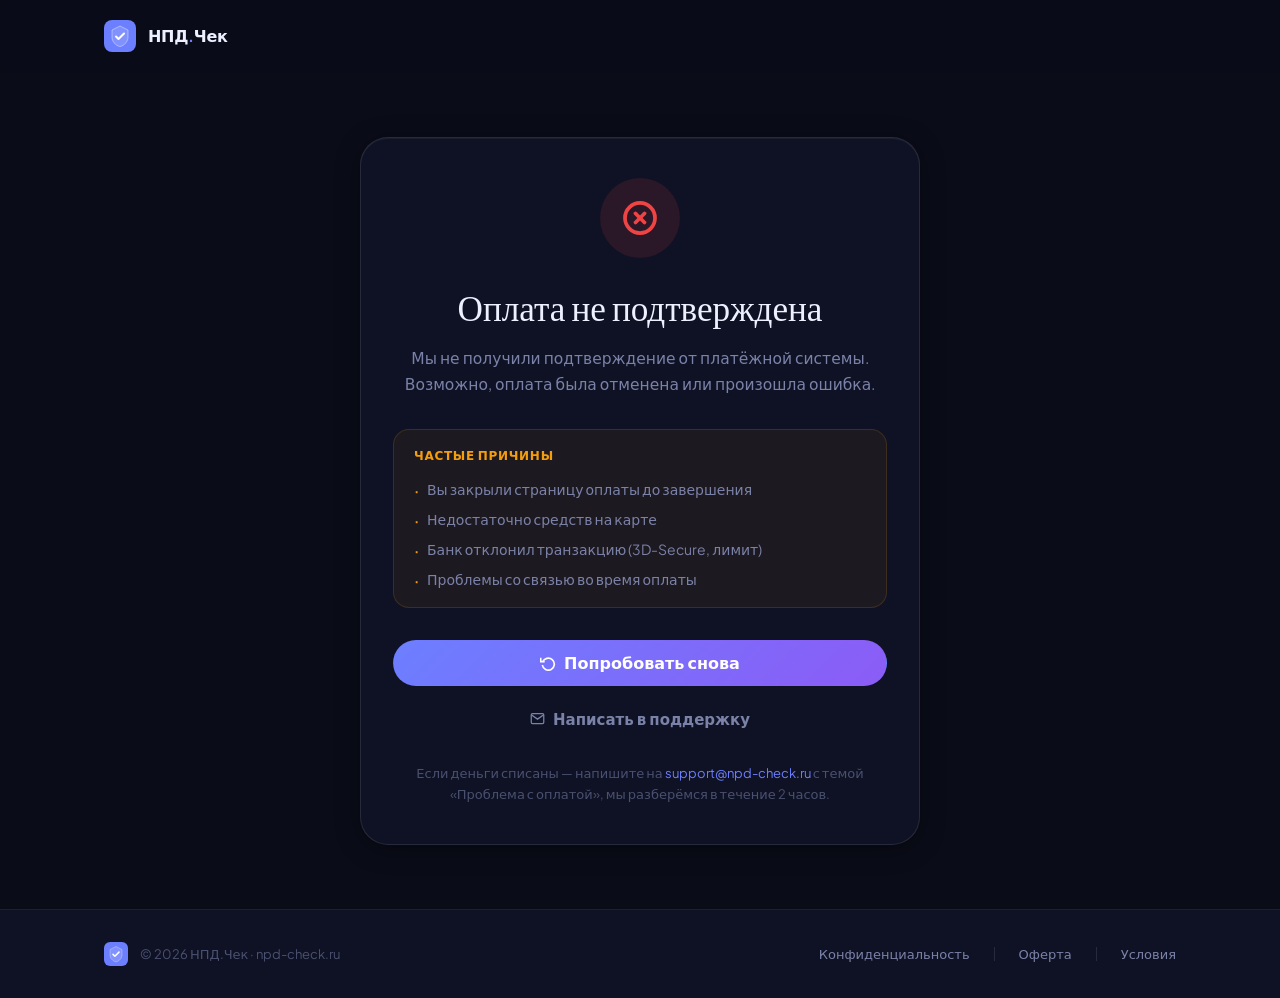
<file: failed.html>
<!DOCTYPE html>
<html lang="ru">
<head>
  <meta charset="UTF-8">
  <meta name="viewport" content="width=device-width, initial-scale=1.0">
  <title>Оплата не прошла — НПД.Чек</title>
  <meta name="description" content="Оплата не была подтверждена. Попробуйте ещё раз или свяжитесь с поддержкой.">
  <meta name="robots" content="noindex,nofollow">
  <link rel="preconnect" href="https://fonts.googleapis.com">
  <link rel="preconnect" href="https://fonts.gstatic.com" crossorigin>
  <link href="https://fonts.googleapis.com/css2?family=Plus+Jakarta+Sans:wght@400;500;600;700;800&family=Instrument+Serif:ital@0;1&display=swap" rel="stylesheet">
  <link rel="icon" type="image/svg+xml" href="favicon.svg">
  <style>
    :root {
      --bg:#0A0C18; --bg-card:#0F1224;
      --border:rgba(255,255,255,0.06); --border-mid:rgba(255,255,255,0.10);
      --accent:#6C7FFF; --accent-2:#8B5CF6;
      --accent-glow:rgba(108,127,255,0.20); --accent-subtle:rgba(108,127,255,0.08);
      --amber:#F59E0B; --amber-glow:rgba(245,158,11,0.15);
      --green:#10B981; --red:#EF4444;
      --text:#EDF0FF; --text-muted:#7B82A8; --text-faint:#4A5070;
      --radius-lg:16px; --radius-xl:20px; --radius-2xl:28px; --radius-full:9999px;
      --ease:cubic-bezier(0.16,1,0.3,1); --transition:200ms var(--ease);
      --shadow-card:0 1px 0 rgba(255,255,255,0.05) inset, 0 4px 24px rgba(0,0,0,0.4);
      --font-display:'Instrument Serif',Georgia,serif;
      --font-body:'Plus Jakarta Sans',system-ui,sans-serif;
    }
    *,*::before,*::after{box-sizing:border-box;margin:0;padding:0}
    html{-webkit-font-smoothing:antialiased;text-rendering:optimizeLegibility;scroll-behavior:smooth;overflow-x:hidden}
    body{min-height:100dvh;font-family:var(--font-body);font-size:clamp(1rem,0.95rem + 0.25vw,1.125rem);line-height:1.7;color:var(--text);background:var(--bg);display:flex;flex-direction:column;overflow-x:hidden}
    img,svg{display:block;max-width:100%;height:auto}
    a{color:inherit;text-decoration:none}
    button{cursor:pointer;background:none;border:none;font:inherit;color:inherit}
    h1,h2,h3{text-wrap:balance;line-height:1.1}
    a,button{transition:color var(--transition),background var(--transition),border-color var(--transition),box-shadow var(--transition),opacity var(--transition),transform var(--transition)}
    @media(prefers-reduced-motion:reduce){*,*::before,*::after{animation-duration:0.01ms!important;transition-duration:0.01ms!important}}

    /* HEADER */
    .site-header{position:sticky;top:0;z-index:100;background:rgba(10,12,24,0.85);backdrop-filter:blur(20px) saturate(180%);-webkit-backdrop-filter:blur(20px) saturate(180%);border-bottom:1px solid transparent;transition:border-color var(--transition)}
    .site-header--scrolled{border-bottom-color:var(--border-mid)}
    .header-inner{display:flex;align-items:center;justify-content:space-between;height:72px;gap:24px;max-width:1200px;margin:0 auto;padding:0 clamp(24px,5vw,80px)}
    .logo{display:flex;align-items:center;gap:12px;text-decoration:none;color:var(--text);flex-shrink:0}
    .logo:hover{opacity:0.8}
    .logo-text{font-family:var(--font-body);font-size:1rem;font-weight:700;letter-spacing:-0.02em}
    .logo-text span{color:var(--accent)}

    /* BUTTONS */
    .btn{display:inline-flex;align-items:center;justify-content:center;gap:8px;font-size:0.9375rem;font-weight:600;line-height:1;text-decoration:none;border:1.5px solid transparent;border-radius:var(--radius-full);padding:12px 28px;cursor:pointer;white-space:nowrap}
    .btn-primary{background:linear-gradient(135deg,var(--accent),var(--accent-2));color:#fff}
    .btn-primary:hover{transform:translateY(-2px);box-shadow:0 8px 32px rgba(108,127,255,0.35)}
    .btn-outline{background:transparent;color:var(--accent);border-color:var(--accent)}
    .btn-outline:hover{background:var(--accent-subtle);transform:translateY(-1px)}
    .btn-ghost{background:transparent;color:var(--text-muted)}
    .btn-ghost:hover{color:var(--text);background:rgba(255,255,255,0.04)}
    .btn-lg{font-size:1rem;padding:14px 32px}
    .btn:disabled{opacity:0.5;cursor:not-allowed;transform:none!important}

    /* MAIN */
    main{flex:1;display:flex;align-items:center;justify-content:center;padding:4rem 1.5rem}
    .page-card{background:var(--bg-card);border:1px solid var(--border-mid);border-radius:var(--radius-2xl);box-shadow:var(--shadow-card);padding:2.5rem 2rem;max-width:560px;width:100%;text-align:center}

    /* Error icon */
    .icon-wrap{width:80px;height:80px;border-radius:50%;background:rgba(239,68,68,0.12);display:flex;align-items:center;justify-content:center;margin:0 auto 2rem;animation:shake 0.5s ease 0.3s both}
    @keyframes shake{0%,100%{transform:translateX(0)}20%{transform:translateX(-6px)}40%{transform:translateX(6px)}60%{transform:translateX(-4px)}80%{transform:translateX(4px)}}
    .page-title{font-family:var(--font-display);font-size:clamp(1.5rem,1.2rem + 1.25vw,2.25rem);font-weight:400;color:var(--text);margin-bottom:1rem}
    .page-subtitle{font-size:clamp(0.875rem,0.85rem + 0.15vw,1rem);color:var(--text-muted);line-height:1.7;margin-bottom:2rem}

    /* Reasons */
    .reasons{background:rgba(245,158,11,0.06);border:1px solid rgba(245,158,11,0.15);border-radius:var(--radius-lg);padding:1rem 1.25rem;margin-bottom:2rem;text-align:left}
    .reasons-title{font-size:0.75rem;font-weight:700;text-transform:uppercase;letter-spacing:0.06em;color:var(--amber);margin-bottom:0.75rem}
    .reasons-list{list-style:none;display:flex;flex-direction:column;gap:0.5rem}
    .reasons-list li{font-size:0.875rem;color:var(--text-muted);display:flex;align-items:flex-start;gap:0.5rem;line-height:1.5}
    .reasons-list li::before{content:"·";color:var(--amber);font-weight:700;flex-shrink:0;margin-top:1px}

    /* Smart re-check block */
    .recheck-block{background:rgba(108,127,255,0.07);border:1px solid rgba(108,127,255,0.2);border-radius:var(--radius-xl);padding:1.25rem 1.5rem;margin-bottom:2rem;text-align:left;display:none}
    .recheck-block.visible{display:block}
    .recheck-title{font-size:0.875rem;font-weight:700;color:var(--text);margin-bottom:0.5rem}
    .recheck-desc{font-size:0.8125rem;color:var(--text-muted);line-height:1.6;margin-bottom:1rem}
    .recheck-progress{height:3px;background:rgba(108,127,255,0.15);border-radius:2px;overflow:hidden;margin-bottom:0.75rem;display:none}
    .recheck-progress.active{display:block}
    .recheck-bar{height:100%;width:0;background:var(--accent);border-radius:2px;transition:width 3s linear}
    .recheck-status{font-size:0.8125rem;color:var(--text-muted)}
    .recheck-status.success{color:var(--green)}
    .recheck-status.failed{color:var(--text-muted)}

    .btn-group{display:flex;flex-direction:column;gap:0.75rem}
    .support-note{margin-top:1.5rem;font-size:0.8125rem;color:var(--text-faint);line-height:1.6}
    .support-note a{color:var(--accent)}
    .support-note a:hover{text-decoration:underline}

    /* FOOTER */
    .site-footer{background:var(--bg-card);border-top:1px solid var(--border);padding:2rem 0;margin-top:auto}
    .footer-inner{max-width:1200px;margin:0 auto;padding:0 clamp(24px,5vw,80px);display:flex;align-items:center;justify-content:space-between;gap:1.5rem;flex-wrap:wrap}
    .footer-brand{display:flex;align-items:center;gap:0.75rem}
    .footer-copy{font-size:0.8125rem;color:var(--text-faint)}
    .footer-links{display:flex;align-items:center;gap:1.5rem;flex-wrap:wrap}
    .footer-link{font-size:0.8125rem;color:var(--text-muted)}
    .footer-link:hover{color:var(--text)}
    .footer-divider{width:1px;height:14px;background:var(--border-mid)}
    @media(max-width:768px){.page-card{padding:2rem 1.25rem}.footer-inner{flex-direction:column;text-align:center}.footer-links{justify-content:center}.btn-group .btn{width:100%;justify-content:center}}
  </style>
</head>
<body>
<header class="site-header" id="site-header">
  <div class="header-inner">
    <a href="/" class="logo" aria-label="НПД.Чек — на главную">
      <svg width="32" height="32" viewBox="0 0 32 32" fill="none" aria-hidden="true">
        <rect width="32" height="32" rx="8" fill="var(--accent)"/>
        <path d="M16 6L8 10V17C8 21.4 11.4 25.5 16 26.5C20.6 25.5 24 21.4 24 17V10L16 6Z" fill="rgba(255,255,255,0.15)" stroke="rgba(255,255,255,0.4)" stroke-width="1"/>
        <path d="M12 16.5L14.5 19L20 13.5" stroke="#fff" stroke-width="2" stroke-linecap="round" stroke-linejoin="round"/>
      </svg>
      <span class="logo-text">НПД<span>.</span>Чек</span>
    </a>
  </div>
</header>

<main>
  <div class="page-card">
    <div class="icon-wrap" aria-hidden="true">
      <svg width="36" height="36" viewBox="0 0 24 24" fill="none" stroke="var(--red)" stroke-width="2.5" stroke-linecap="round">
        <circle cx="12" cy="12" r="10"/>
        <line x1="15" y1="9" x2="9" y2="15"/>
        <line x1="9" y1="9" x2="15" y2="15"/>
      </svg>
    </div>

    <h1 class="page-title">Оплата не подтверждена</h1>
    <p class="page-subtitle">
      Мы не получили подтверждение от платёжной системы.<br>
      Возможно, оплата была отменена или произошла ошибка.
    </p>

    <div class="reasons">
      <p class="reasons-title">Частые причины</p>
      <ul class="reasons-list" role="list">
        <li>Вы закрыли страницу оплаты до завершения</li>
        <li>Недостаточно средств на карте</li>
        <li>Банк отклонил транзакцию (3D-Secure, лимит)</li>
        <li>Проблемы со связью во время оплаты</li>
      </ul>
    </div>

    <!-- Умный блок: если оплата всё же была совершена -->
    <div class="recheck-block" id="recheck-block">
      <p class="recheck-title">💳 Деньги списаны, но отчёт не открылся?</p>
      <p class="recheck-desc">Иногда банк подтверждает оплату с задержкой. Нажмите кнопку ниже — мы снова проверим статус платежа.</p>
      <div class="recheck-progress" id="recheck-progress">
        <div class="recheck-bar" id="recheck-bar"></div>
      </div>
      <p class="recheck-status" id="recheck-status"></p>
      <button class="btn btn-outline" id="btn-recheck" style="margin-top:0.75rem;width:100%;justify-content:center">
        <svg width="15" height="15" viewBox="0 0 24 24" fill="none" stroke="currentColor" stroke-width="2.5" aria-hidden="true"><polyline points="1 4 1 10 7 10"/><path d="M3.51 15a9 9 0 1 0 .49-4.46"/></svg>
        Проверить ещё раз
      </button>
    </div>

    <div class="btn-group">
      <a href="/" class="btn btn-primary btn-lg">
        <svg width="16" height="16" viewBox="0 0 24 24" fill="none" stroke="currentColor" stroke-width="2.5" aria-hidden="true"><polyline points="1 4 1 10 7 10"/><path d="M3.51 15a9 9 0 1 0 .49-4.46"/></svg>
        Попробовать снова
      </a>
      <a href="mailto:support@npd-check.ru?subject=Проблема%20с%20оплатой" class="btn btn-ghost">
        <svg width="15" height="15" viewBox="0 0 24 24" fill="none" stroke="currentColor" stroke-width="2" aria-hidden="true"><path d="M4 4h16c1.1 0 2 .9 2 2v12c0 1.1-.9 2-2 2H4c-1.1 0-2-.9-2-2V6c0-1.1.9-2 2-2z"/><polyline points="22,6 12,13 2,6"/></svg>
        Написать в поддержку
      </a>
    </div>

    <p class="support-note">
      Если деньги списаны — напишите на <a href="mailto:support@npd-check.ru">support@npd-check.ru</a> с темой «Проблема с оплатой», мы разберёмся в течение 2 часов.
    </p>
  </div>
</main>

<footer class="site-footer">
  <div class="footer-inner">
    <div class="footer-brand">
      <svg width="24" height="24" viewBox="0 0 32 32" fill="none" aria-hidden="true">
        <rect width="32" height="32" rx="8" fill="var(--accent)"/>
        <path d="M16 6L8 10V17C8 21.4 11.4 25.5 16 26.5C20.6 25.5 24 21.4 24 17V10L16 6Z" fill="rgba(255,255,255,0.15)" stroke="rgba(255,255,255,0.4)" stroke-width="1"/>
        <path d="M12 16.5L14.5 19L20 13.5" stroke="#fff" stroke-width="2" stroke-linecap="round" stroke-linejoin="round"/>
      </svg>
      <span class="footer-copy">© 2026 НПД.Чек · npd-check.ru</span>
    </div>
    <div class="footer-links">
      <a href="privacy.html" class="footer-link">Конфиденциальность</a>
      <span class="footer-divider" aria-hidden="true"></span>
      <a href="offer.html" class="footer-link">Оферта</a>
      <span class="footer-divider" aria-hidden="true"></span>
      <a href="terms.html" class="footer-link">Условия</a>
    </div>
  </div>
</footer>

<script>
(function () {
  // Sticky header
  var header = document.getElementById('site-header');
  window.addEventListener('scroll', function () {
    header.classList.toggle('site-header--scrolled', window.scrollY > 10);
  });

  // Читаем параметры: если есть session_id — показываем умный блок повторной проверки
  var params = new URLSearchParams(window.location.search);
  var sessionId = params.get('session_id');
  var token = params.get('token');

  if (sessionId) {
    document.getElementById('recheck-block').classList.add('visible');
  }

  // Логика повторной проверки
  var recheckBtn = document.getElementById('btn-recheck');
  var recheckProgress = document.getElementById('recheck-progress');
  var recheckBar = document.getElementById('recheck-bar');
  var recheckStatus = document.getElementById('recheck-status');
  var recheckAttempts = 0;
  var maxRecheckAttempts = 5;

  recheckBtn.addEventListener('click', function () {
    if (!sessionId) return;

    recheckBtn.disabled = true;
    recheckBtn.textContent = 'Проверяем…';
    recheckProgress.classList.add('active');
    recheckStatus.textContent = 'Запрашиваем статус платежа…';
    recheckStatus.className = 'recheck-status';
    recheckAttempts = 0;

    // Анимируем прогресс-бар
    setTimeout(function () { recheckBar.style.width = '30%'; }, 100);

    doRecheck();
  });

  function doRecheck() {
    recheckAttempts++;

    fetch('/api/session/' + encodeURIComponent(sessionId))
      .then(function (r) {
        if (!r.ok) throw new Error('HTTP ' + r.status);
        return r.json();
      })
      .then(function (data) {
        if (data.paid) {
          // Оплата нашлась!
          recheckBar.style.width = '100%';
          recheckStatus.textContent = '✅ Оплата подтверждена! Переходим к отчёту…';
          recheckStatus.className = 'recheck-status success';
          setTimeout(function () {
            var dest = token
              ? '/success.html?token=' + encodeURIComponent(token) + '&session_id=' + encodeURIComponent(sessionId)
              : '/success.html?session_id=' + encodeURIComponent(sessionId);
            window.location.href = dest;
          }, 1500);
        } else if (recheckAttempts >= maxRecheckAttempts) {
          recheckBar.style.width = '100%';
          recheckStatus.textContent = 'Оплата не найдена. Если деньги списаны — напишите нам.';
          recheckStatus.className = 'recheck-status failed';
          recheckBtn.disabled = false;
          recheckBtn.innerHTML = '<svg width="15" height="15" viewBox="0 0 24 24" fill="none" stroke="currentColor" stroke-width="2.5"><polyline points="1 4 1 10 7 10"/><path d="M3.51 15a9 9 0 1 0 .49-4.46"/></svg> Попробовать ещё раз';
        } else {
          recheckBar.style.width = (30 + recheckAttempts * 12) + '%';
          recheckStatus.textContent = 'Проверяем… (' + recheckAttempts + '/' + maxRecheckAttempts + ')';
          setTimeout(doRecheck, 3000);
        }
      })
      .catch(function () {
        if (recheckAttempts >= maxRecheckAttempts) {
          recheckStatus.textContent = 'Не удалось проверить. Попробуйте позже.';
          recheckBtn.disabled = false;
          recheckBtn.textContent = 'Попробовать снова';
        } else {
          setTimeout(doRecheck, 3000);
        }
      });
  }
})();
</script>
</body>
</html>
</file>
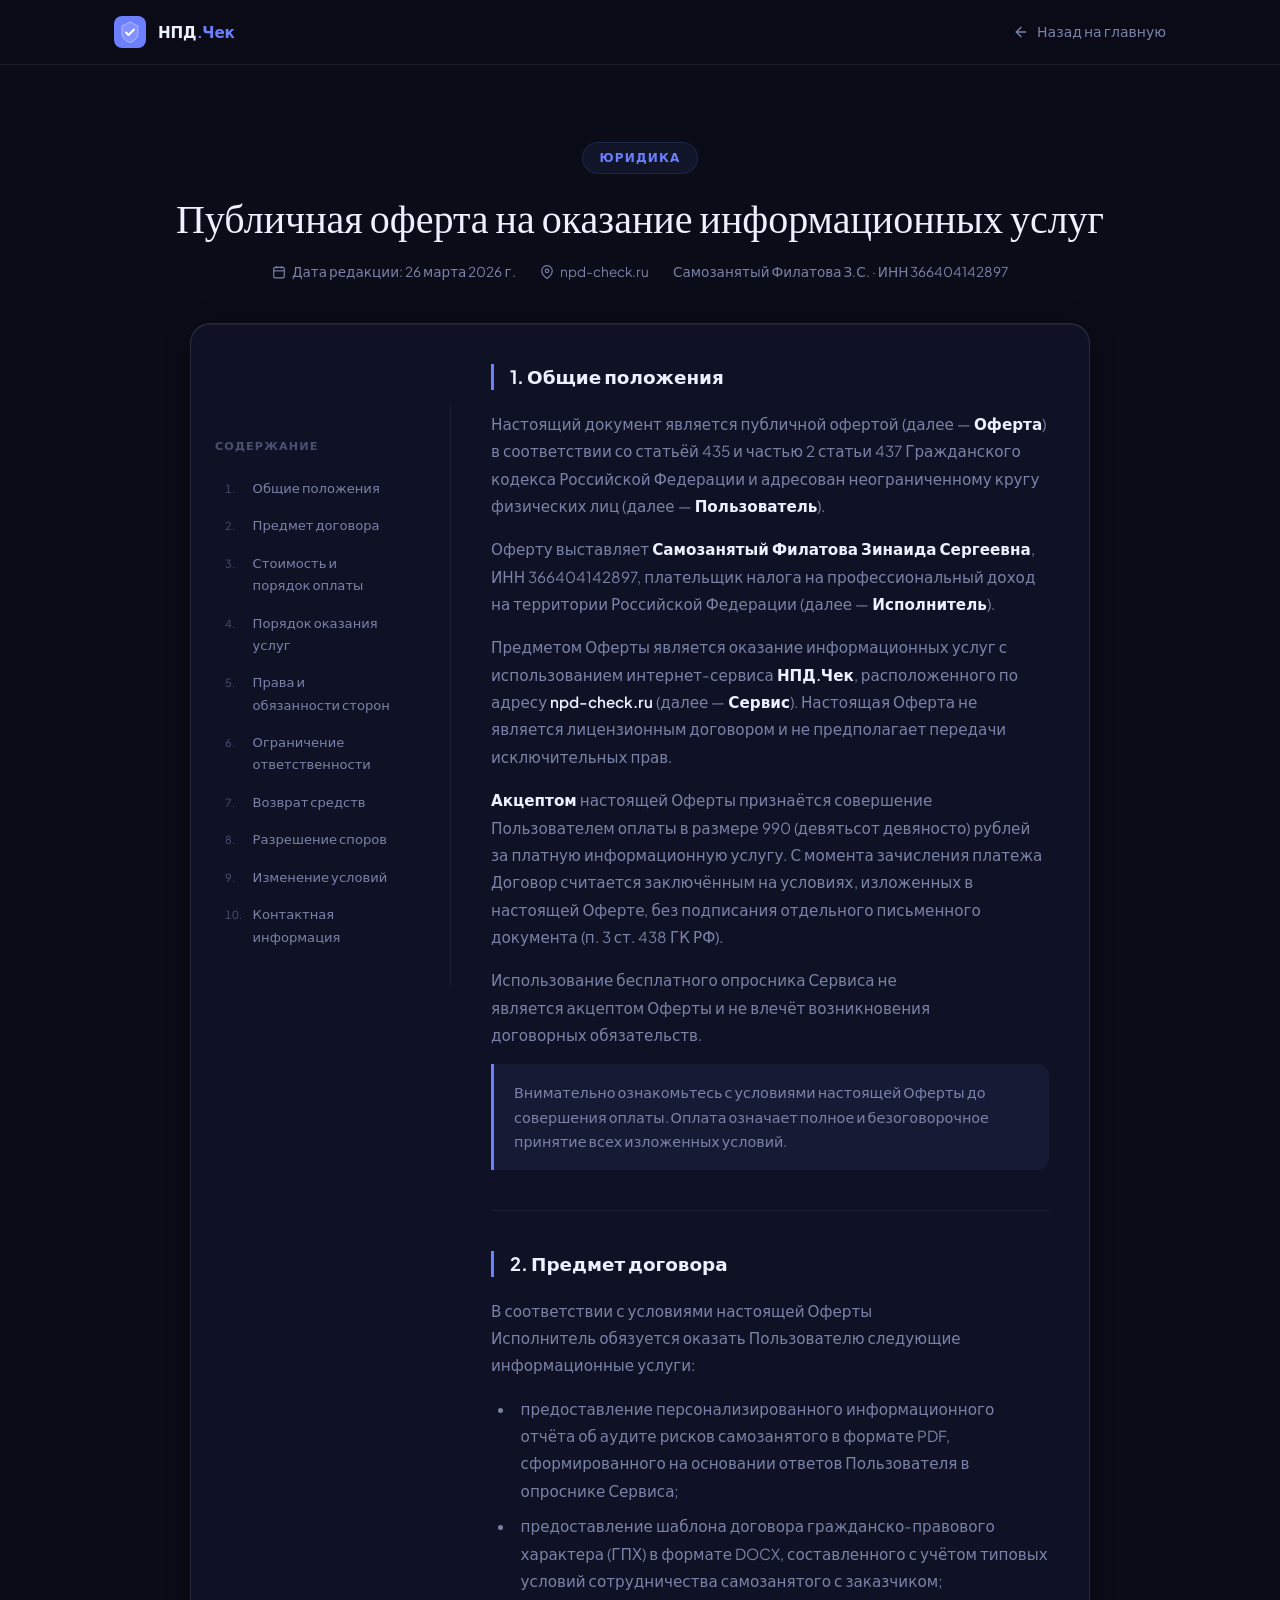
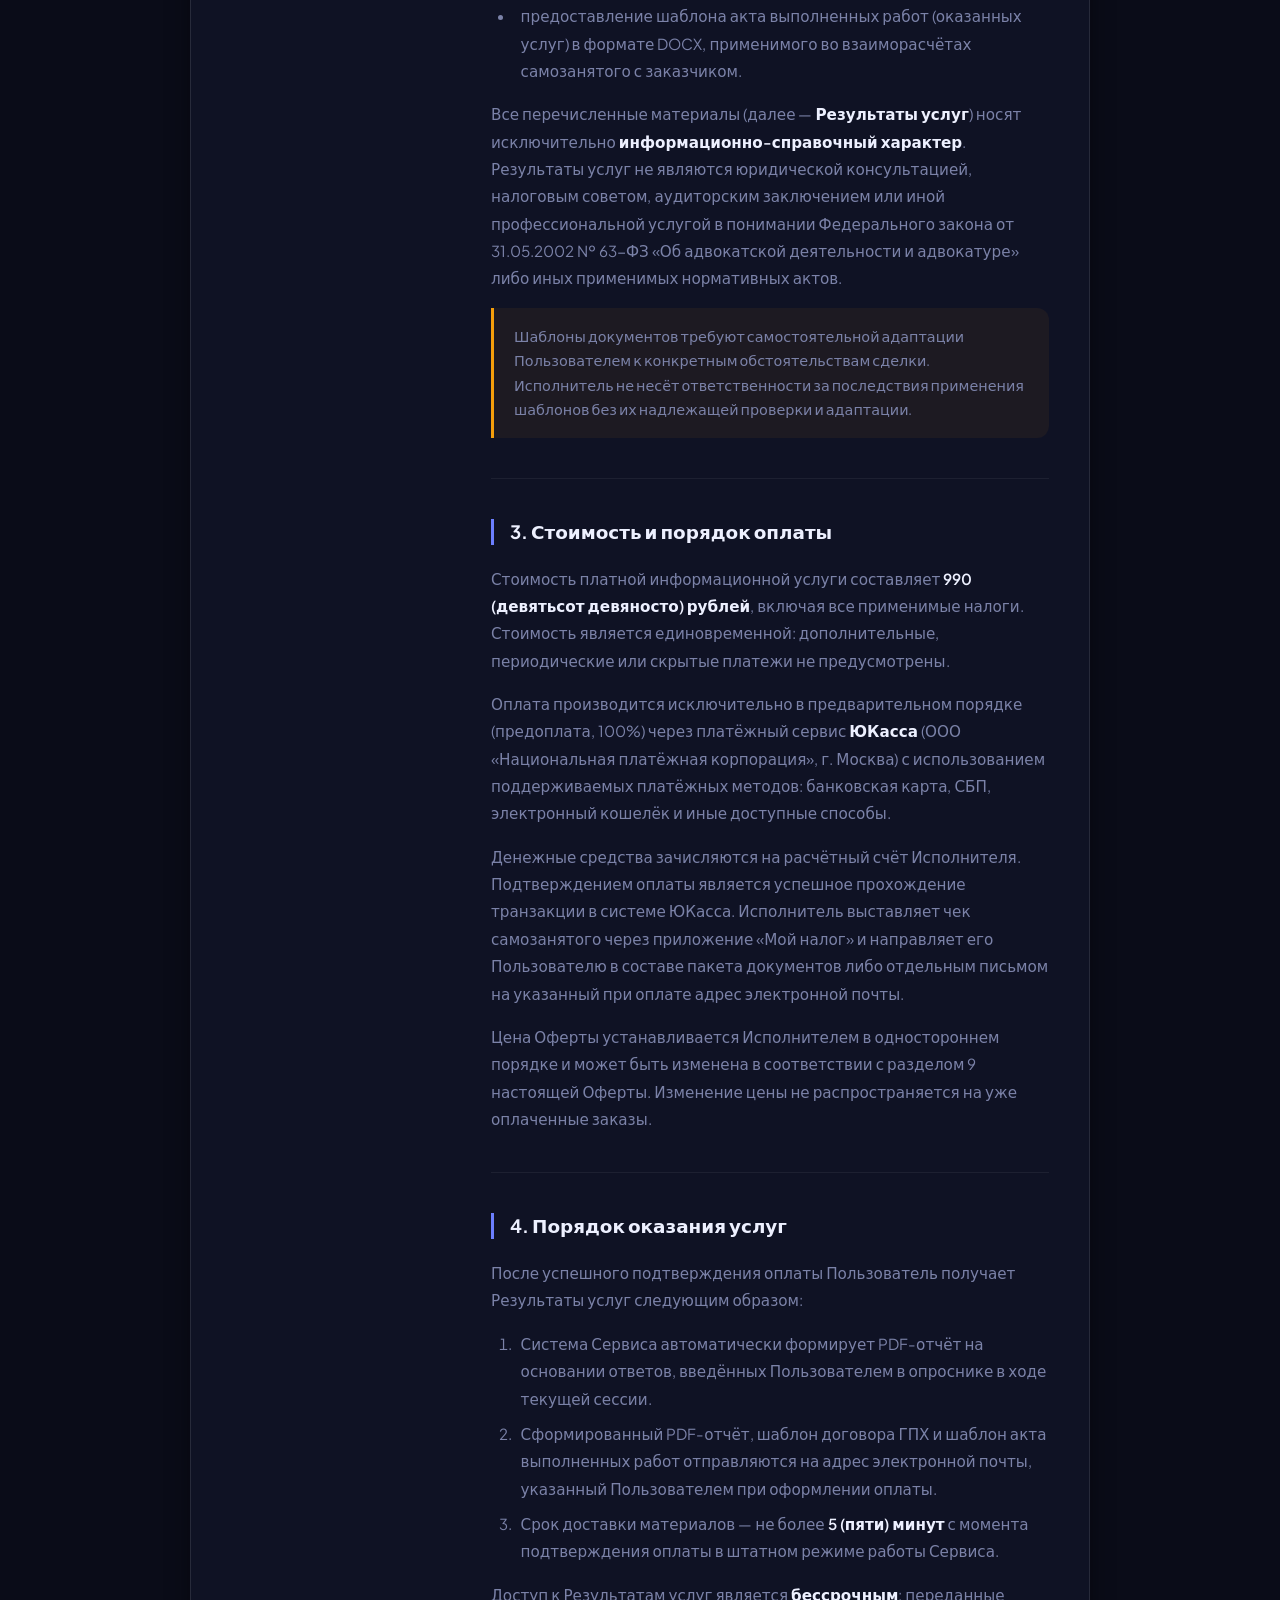
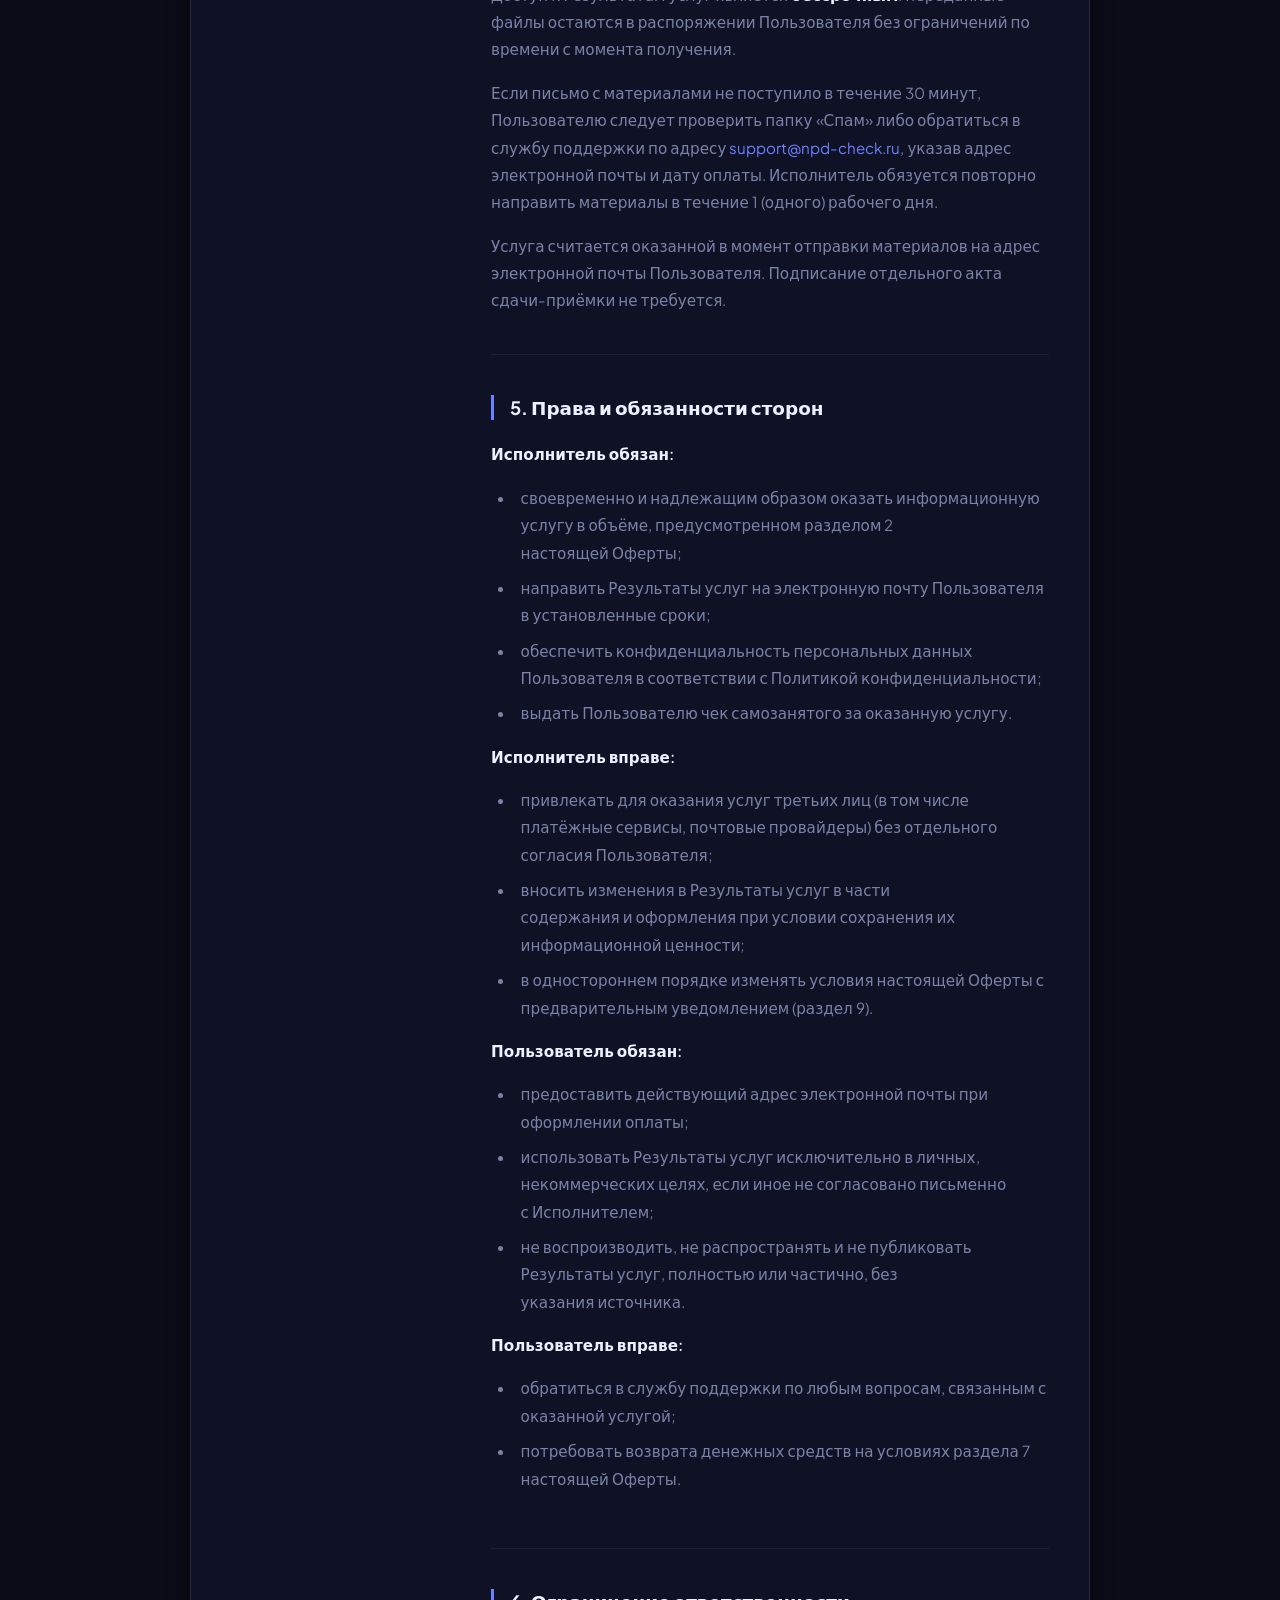
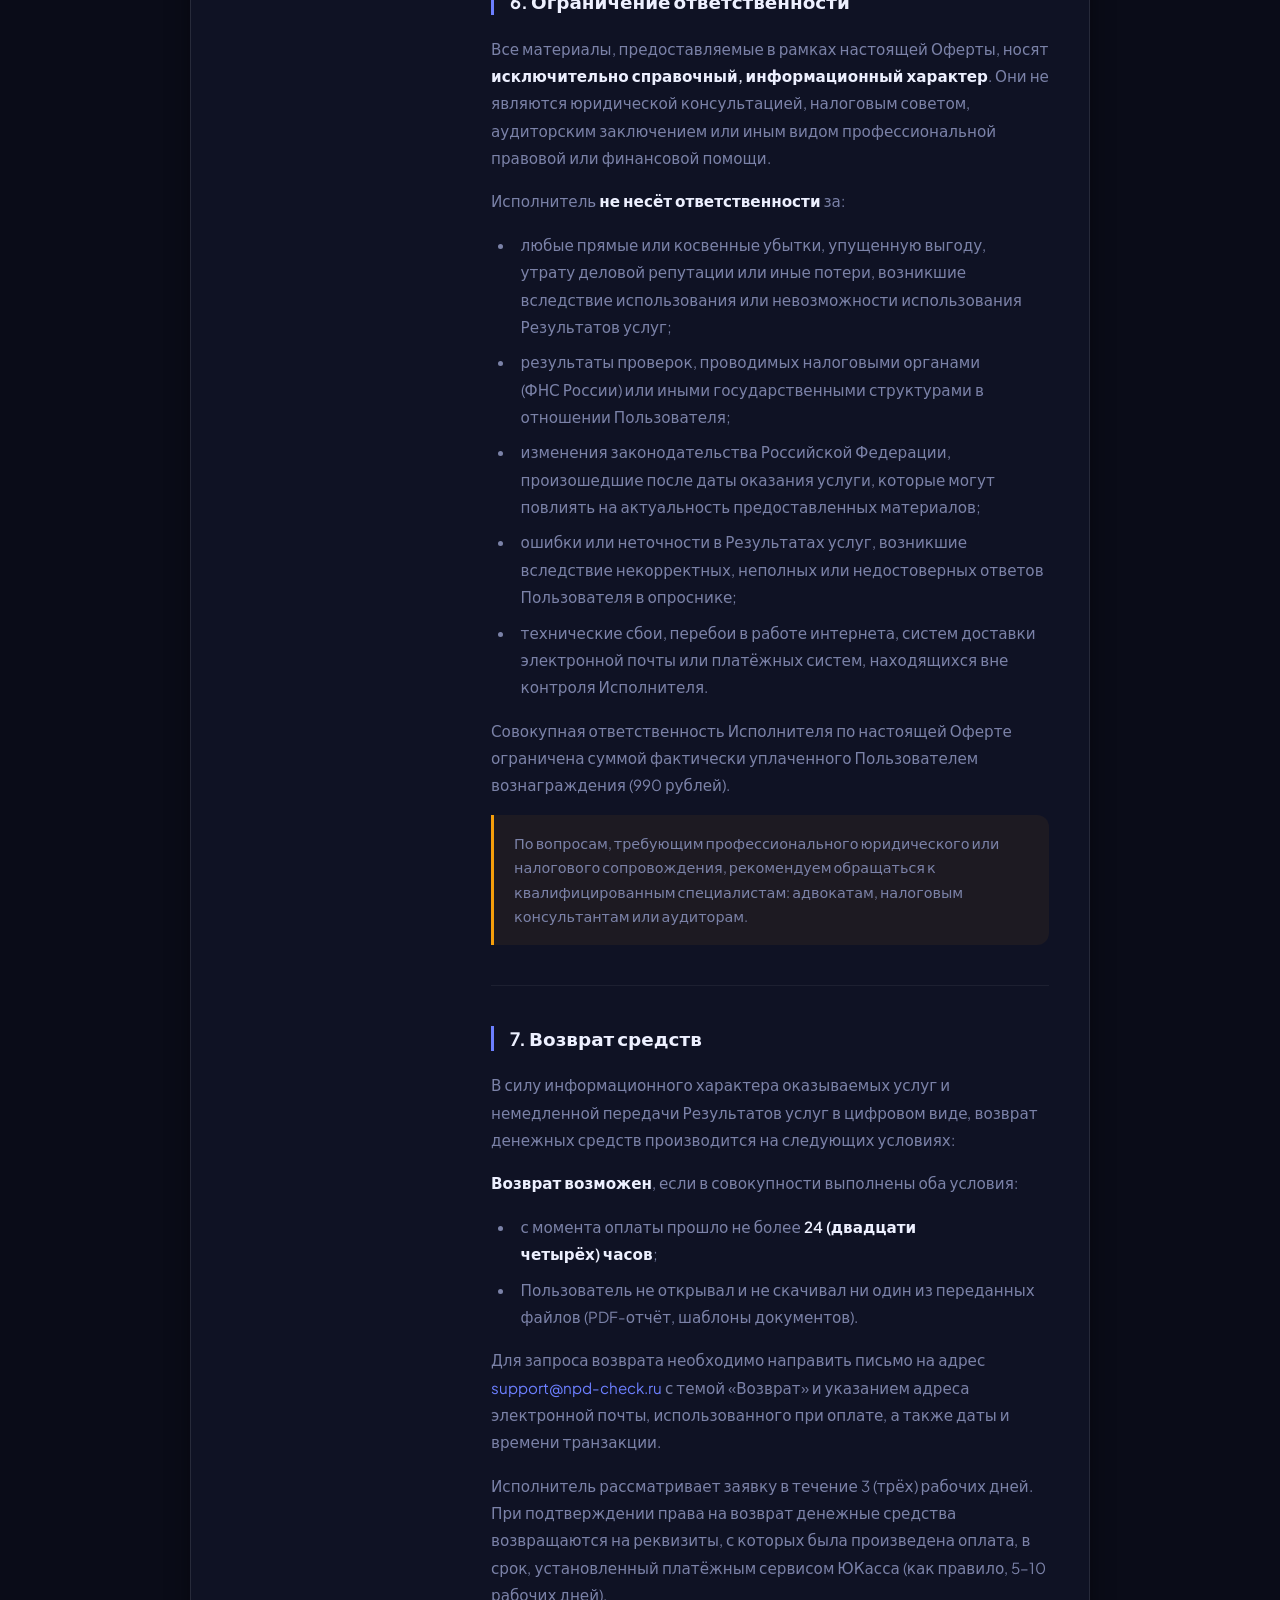
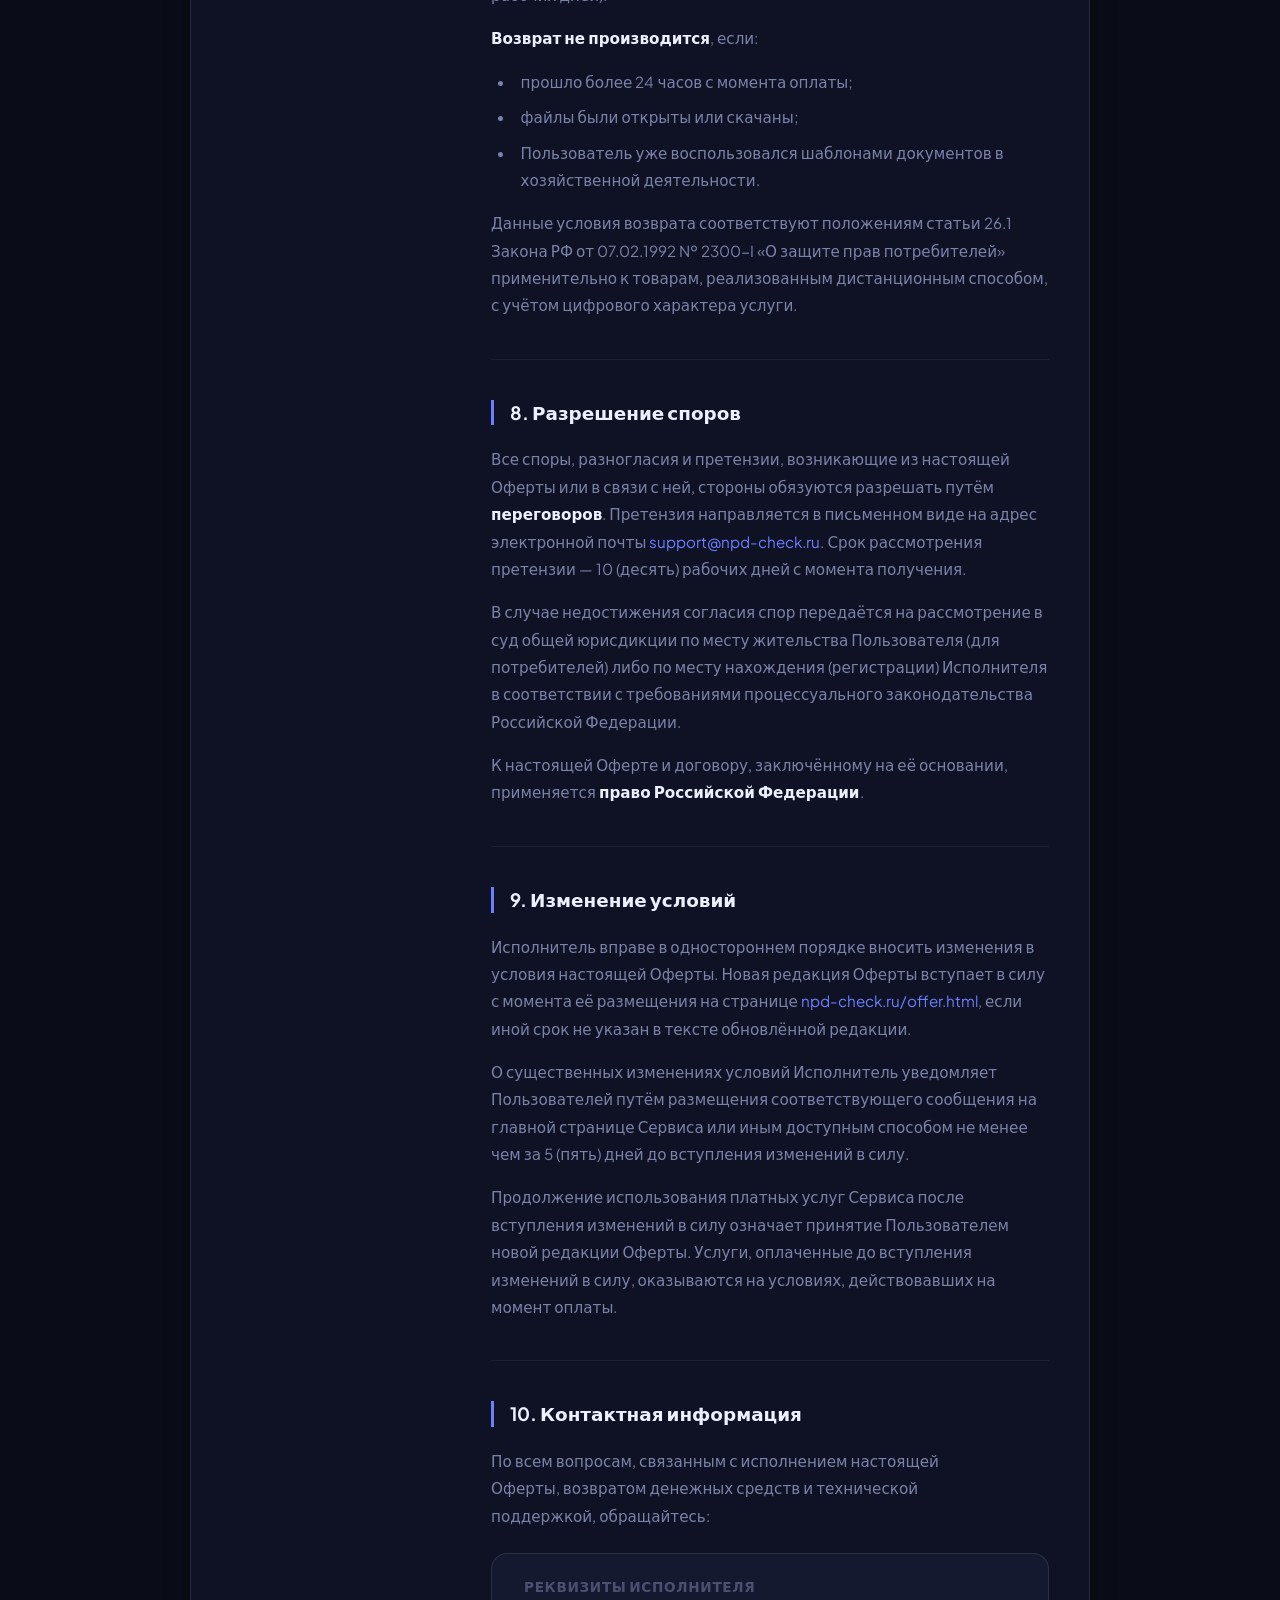
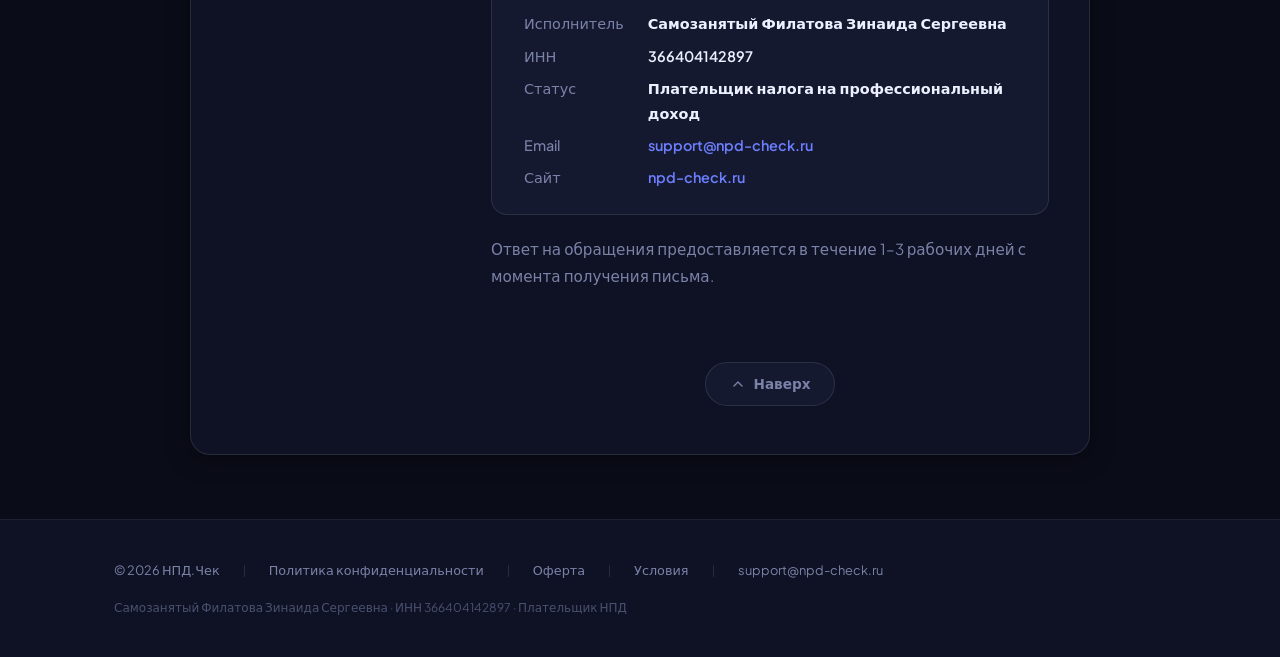
<file: offer.html>
<!DOCTYPE html>
<html lang="ru">
<meta charset="UTF-8">
<meta name="viewport" content="width=device-width, initial-scale=1.0">
<meta name="robots" content="noindex">
<title>Публичная оферта — НПД.Чек | npd-check.ru</title>
<meta name="description" content="Условия оказания информационных услуг. Аудит рисков самозанятого — 990 рублей, разовый платёж.">
<meta property="og:title" content="Публичная оферта — НПД.Чек">
<meta property="og:url" content="https://npd-check.ru/offer.html">
<meta property="og:type" content="website">

<link rel="preconnect" href="https://fonts.googleapis.com">
<link rel="preconnect" href="https://fonts.gstatic.com" crossorigin>
<link href="https://fonts.googleapis.com/css2?family=Plus+Jakarta+Sans:wght@400;500;600;700;800&family=Instrument+Serif:ital@0;1&display=swap" rel="stylesheet">

<link rel="canonical" href="https://npd-check.ru/offer.html">
<link rel="icon" type="image/svg+xml" href="favicon.svg">

<style>
/* ============================================================
   DESIGN TOKENS — НПД.Чек Dark Theme
   ============================================================ */
:root {
  --bg:            #0A0C18;
  --bg-card:       #0F1224;
  --bg-elevated:   #151930;
  --border:        rgba(255,255,255,0.06);
  --border-mid:    rgba(255,255,255,0.10);
  --accent:        #6C7FFF;
  --accent-2:      #8B5CF6;
  --accent-subtle: rgba(108,127,255,0.08);
  --amber:         #F59E0B;
  --green:         #10B981;
  --red:           #EF4444;
  --text:          #EDF0FF;
  --text-muted:    #7B82A8;
  --text-faint:    #4A5070;
  --radius-md:     12px;
  --radius-lg:     16px;
  --radius-xl:     20px;
  --radius-2xl:    28px;
  --radius-full:   9999px;
  --ease:          cubic-bezier(0.16, 1, 0.3, 1);
  --shadow-card:   0 1px 0 rgba(255,255,255,0.05) inset, 0 4px 24px rgba(0,0,0,0.4);
  --font-display:  'Instrument Serif', Georgia, serif;
  --font-body:     'Plus Jakarta Sans', system-ui, sans-serif;
}

/* ============================================================
   BASE RESET
   ============================================================ */
*, *::before, *::after { box-sizing: border-box; margin: 0; padding: 0; }

html {
  -webkit-font-smoothing: antialiased;
  -moz-osx-font-smoothing: grayscale;
  text-rendering: optimizeLegibility;
  scroll-behavior: smooth;
  scroll-padding-top: 100px;
}

body {
  min-height: 100dvh;
  font-family: var(--font-body);
  font-size: 1rem;
  line-height: 1.7;
  color: var(--text);
  background-color: var(--bg);
}

img, svg { display: block; max-width: 100%; height: auto; }
input, button, textarea, select { font: inherit; color: inherit; }
h1, h2, h3, h4, h5, h6 { text-wrap: balance; line-height: 1.25; }
p, li { text-wrap: pretty; }
button { cursor: pointer; background: none; border: none; }
a { color: var(--accent); text-decoration: none; transition: color 180ms var(--ease); }
a:hover { color: #8B9AFF; }

::selection {
  background: rgba(108,127,255,0.2);
  color: var(--text);
}

:focus-visible {
  outline: 2px solid var(--accent);
  outline-offset: 3px;
  border-radius: 6px;
}

@media (prefers-reduced-motion: reduce) {
  *, *::before, *::after {
    animation-duration: 0.01ms !important;
    transition-duration: 0.01ms !important;
  }
}

/* ============================================================
   LAYOUT
   ============================================================ */
.container {
  width: 100%;
  max-width: 1100px;
  margin: 0 auto;
  padding: 0 1.5rem;
}

/* ============================================================
   HEADER
   ============================================================ */
.site-header {
  position: sticky;
  top: 0;
  z-index: 100;
  background: rgba(10,12,24,0.8);
  backdrop-filter: blur(20px);
  -webkit-backdrop-filter: blur(20px);
  border-bottom: 1px solid var(--border);
  transition: box-shadow 180ms var(--ease);
}

.site-header--scrolled {
  box-shadow: 0 4px 24px rgba(0,0,0,0.3);
}

.header-inner {
  display: flex;
  align-items: center;
  justify-content: space-between;
  height: 64px;
  gap: 1.5rem;
}

.logo {
  display: flex;
  align-items: center;
  gap: 0.75rem;
  text-decoration: none;
  color: var(--text);
  flex-shrink: 0;
}

.logo:hover { opacity: 0.85; }

.logo-text {
  font-family: var(--font-body);
  font-size: 0.95rem;
  font-weight: 700;
  letter-spacing: -0.01em;
  color: var(--text);
}

.logo-text span { color: var(--accent); }

.back-link {
  display: inline-flex;
  align-items: center;
  gap: 0.5rem;
  font-size: 0.875rem;
  font-weight: 500;
  color: var(--text-muted);
  text-decoration: none;
  transition: color 180ms var(--ease);
}

.back-link:hover { color: var(--accent); }

/* ============================================================
   HERO SECTION
   ============================================================ */
.legal-hero {
  padding: clamp(3rem, 6vw, 5rem) 0 2.5rem;
  text-align: center;
}

.legal-hero-label {
  display: inline-block;
  font-family: var(--font-body);
  font-size: 0.75rem;
  font-weight: 600;
  letter-spacing: 0.1em;
  text-transform: uppercase;
  color: var(--accent);
  background: var(--accent-subtle);
  border: 1px solid rgba(108,127,255,0.15);
  border-radius: var(--radius-full);
  padding: 0.3rem 1rem;
  margin-bottom: 1.25rem;
}

.legal-hero h1 {
  font-family: var(--font-display);
  font-size: clamp(1.75rem, 1.2rem + 2vw, 2.5rem);
  font-weight: 400;
  font-style: normal;
  color: var(--text);
  margin-bottom: 1rem;
}

.legal-hero-meta {
  font-family: var(--font-body);
  font-size: 0.85rem;
  color: var(--text-muted);
  display: flex;
  flex-wrap: wrap;
  justify-content: center;
  gap: 1.5rem;
}

.legal-hero-meta-item {
  display: inline-flex;
  align-items: center;
  gap: 0.4rem;
}

/* ============================================================
   MAIN CARD
   ============================================================ */
.legal-card {
  max-width: 900px;
  margin: 0 auto 4rem;
  background: var(--bg-card);
  border: 1px solid var(--border-mid);
  border-radius: var(--radius-xl);
  box-shadow: var(--shadow-card);
  overflow: hidden;
}

.legal-card-inner {
  display: flex;
  gap: 0;
}

/* ============================================================
   TABLE OF CONTENTS (sidebar on desktop)
   ============================================================ */
.toc {
  width: 260px;
  flex-shrink: 0;
  padding: 2rem 1.5rem;
  border-right: 1px solid var(--border);
  position: sticky;
  top: 80px;
  align-self: flex-start;
  max-height: calc(100dvh - 100px);
  overflow-y: auto;
}

.toc-title {
  font-family: var(--font-body);
  font-size: 0.7rem;
  font-weight: 700;
  letter-spacing: 0.1em;
  text-transform: uppercase;
  color: var(--text-faint);
  margin-bottom: 1rem;
}

.toc-list {
  list-style: none;
  display: flex;
  flex-direction: column;
  gap: 0.25rem;
}

.toc-list li a {
  font-family: var(--font-body);
  font-size: 0.82rem;
  color: var(--text-muted);
  text-decoration: none;
  display: flex;
  align-items: baseline;
  gap: 0.5rem;
  padding: 0.35rem 0.6rem;
  border-radius: 8px;
  transition: all 180ms var(--ease);
}

.toc-list li a:hover {
  color: var(--accent);
  background: var(--accent-subtle);
}

.toc-num {
  font-size: 0.7rem;
  color: var(--text-faint);
  min-width: 1.25rem;
  font-feature-settings: "tnum";
}

/* ============================================================
   LEGAL CONTENT
   ============================================================ */
.legal-body {
  flex: 1;
  min-width: 0;
  padding: 2.5rem 2.5rem 3rem;
}

.legal-content {
  display: flex;
  flex-direction: column;
  gap: 2.5rem;
}

.legal-section {
  scroll-margin-top: 100px;
}

.legal-section-title {
  font-family: var(--font-body);
  font-size: 1.15rem;
  font-weight: 700;
  color: var(--text);
  padding-left: 1rem;
  border-left: 3px solid var(--accent);
  margin-bottom: 1.25rem;
  line-height: 1.4;
}

.legal-section p {
  color: var(--text-muted);
  margin-bottom: 1rem;
  font-size: 0.95rem;
  line-height: 1.8;
  max-width: 800px;
}

.legal-section p:last-child { margin-bottom: 0; }

.legal-section ul,
.legal-section ol {
  padding-left: 1.5rem;
  color: var(--text-muted);
  display: flex;
  flex-direction: column;
  gap: 0.5rem;
  margin-bottom: 1rem;
  font-size: 0.95rem;
  line-height: 1.8;
  max-width: 800px;
}

.legal-section li { padding-left: 0.35rem; }

.legal-section strong {
  color: var(--text);
  font-weight: 600;
}

.legal-section a {
  color: var(--accent);
  text-decoration: none;
}

.legal-section a:hover {
  text-decoration: underline;
}

.legal-highlight {
  background: var(--accent-subtle);
  border-left: 3px solid var(--accent);
  border-radius: 0 var(--radius-md) var(--radius-md) 0;
  padding: 1rem 1.25rem;
  font-size: 0.9rem;
  color: var(--text-muted);
  margin-top: 1rem;
  line-height: 1.7;
}

.legal-note {
  background: rgba(245,158,11,0.06);
  border-left: 3px solid var(--amber);
  border-radius: 0 var(--radius-md) var(--radius-md) 0;
  padding: 1rem 1.25rem;
  font-size: 0.9rem;
  color: var(--text-muted);
  margin-top: 1rem;
  line-height: 1.7;
}

.legal-divider {
  height: 1px;
  background: var(--border);
  border: none;
}

/* ============================================================
   REQUISITES CARD
   ============================================================ */
.requisites-card {
  background: var(--bg-elevated);
  border: 1px solid var(--border-mid);
  border-radius: var(--radius-lg);
  padding: 1.5rem 2rem;
  margin-top: 1.5rem;
}

.requisites-card h3 {
  font-family: var(--font-body);
  font-size: 0.85rem;
  font-weight: 700;
  letter-spacing: 0.05em;
  text-transform: uppercase;
  color: var(--text-faint);
  margin-bottom: 1rem;
}

.requisites-grid {
  display: grid;
  grid-template-columns: auto 1fr;
  gap: 0.5rem 1.5rem;
  font-size: 0.9rem;
}

.requisites-grid dt {
  color: var(--text-muted);
  font-weight: 500;
}

.requisites-grid dd {
  color: var(--text);
  font-weight: 600;
}

/* ============================================================
   SCROLL-TO-TOP
   ============================================================ */
.scroll-top {
  display: flex;
  align-items: center;
  justify-content: center;
  gap: 0.5rem;
  margin: 2rem auto 0;
  font-size: 0.85rem;
  font-weight: 600;
  color: var(--text-muted);
  text-decoration: none;
  padding: 0.6rem 1.5rem;
  border-radius: var(--radius-full);
  border: 1px solid var(--border-mid);
  background: var(--bg-elevated);
  transition: all 180ms var(--ease);
}

.scroll-top:hover {
  color: var(--accent);
  border-color: var(--accent);
  background: var(--accent-subtle);
}

/* ============================================================
   FOOTER
   ============================================================ */
.site-footer {
  background: var(--bg-card);
  border-top: 1px solid var(--border);
  padding: 2.5rem 0;
}

.footer-top {
  display: flex;
  align-items: center;
  justify-content: space-between;
  flex-wrap: wrap;
  gap: 1rem;
  margin-bottom: 1rem;
}

.footer-top-left {
  display: flex;
  align-items: center;
  gap: 1.5rem;
  flex-wrap: wrap;
  font-size: 0.8rem;
  color: var(--text-muted);
}

.footer-top-left a {
  color: var(--text-muted);
  text-decoration: none;
}

.footer-top-left a:hover { color: var(--text); }

.footer-divider-v {
  width: 1px;
  height: 12px;
  background: var(--border-mid);
  display: inline-block;
}

.footer-bottom {
  font-size: 0.75rem;
  color: var(--text-faint);
  line-height: 1.6;
}

.footer-bottom a {
  color: var(--text-faint);
  text-decoration: none;
}

.footer-bottom a:hover { color: var(--text-muted); }

/* ============================================================
   RESPONSIVE
   ============================================================ */
@media (max-width: 768px) {
  .legal-card-inner {
    flex-direction: column;
  }

  .toc {
    width: 100%;
    position: static;
    max-height: none;
    border-right: none;
    border-bottom: 1px solid var(--border);
    padding: 1.5rem;
  }

  .legal-body {
    padding: 1.5rem;
  }

  .legal-hero {
    padding: 2rem 0 1.5rem;
  }

  .requisites-grid {
    grid-template-columns: 1fr;
    gap: 0.25rem;
  }

  .requisites-grid dt {
    margin-top: 0.5rem;
  }

  .footer-top {
    flex-direction: column;
    text-align: center;
  }

  .footer-top-left {
    justify-content: center;
  }

  .footer-bottom {
    text-align: center;
  }
}
</style>
</head>
<body>

<!-- ============================================================
     HEADER
     ============================================================ -->
<header class="site-header" id="site-header">
  <div class="container">
    <div class="header-inner">
      <a href="/" class="logo" aria-label="НПД.Чек — на главную">
        <svg width="32" height="32" viewBox="0 0 32 32" fill="none" xmlns="http://www.w3.org/2000/svg" aria-hidden="true">
          <rect width="32" height="32" rx="8" fill="var(--accent)"/>
          <path d="M16 6L8 10V17C8 21.4 11.4 25.5 16 26.5C20.6 25.5 24 21.4 24 17V10L16 6Z"
                fill="rgba(255,255,255,0.15)" stroke="rgba(255,255,255,0.4)" stroke-width="1"/>
          <path d="M12 16.5L14.5 19L20 13.5"
                stroke="#fff" stroke-width="2" stroke-linecap="round" stroke-linejoin="round"/>
        </svg>
        <span class="logo-text">НПД<span>.Чек</span></span>
      </a>
      <a href="/" class="back-link">
        <svg width="16" height="16" viewBox="0 0 24 24" fill="none" stroke="currentColor" stroke-width="2" stroke-linecap="round" stroke-linejoin="round"><path d="M19 12H5"/><path d="M12 19l-7-7 7-7"/></svg>
        Назад на главную
      </a>
    </div>
  </div>
</header>

<!-- ============================================================
     HERO
     ============================================================ -->
<section class="legal-hero" id="top">
  <div class="container">
    <div class="legal-hero-label">Юридика</div>
    <h1>Публичная оферта на оказание информационных услуг</h1>
    <div class="legal-hero-meta">
      <span class="legal-hero-meta-item">
        <svg width="14" height="14" viewBox="0 0 24 24" fill="none" stroke="currentColor" stroke-width="2" aria-hidden="true"><rect x="3" y="4" width="18" height="18" rx="2" ry="2"/><line x1="16" y1="2" x2="16" y2="6"/><line x1="8" y1="2" x2="8" y2="6"/><line x1="3" y1="10" x2="21" y2="10"/></svg>
        Дата редакции: 26 марта 2026 г.
      </span>
      <span class="legal-hero-meta-item">
        <svg width="14" height="14" viewBox="0 0 24 24" fill="none" stroke="currentColor" stroke-width="2" aria-hidden="true"><path d="M21 10c0 7-9 13-9 13s-9-6-9-13a9 9 0 0 1 18 0z"/><circle cx="12" cy="10" r="3"/></svg>
        npd-check.ru
      </span>
      <span class="legal-hero-meta-item">
        Самозанятый Филатова З.С. · ИНН 366404142897
      </span>
    </div>
  </div>
</section>

<!-- ============================================================
     MAIN CONTENT
     ============================================================ -->
<main>
  <div class="container">
    <div class="legal-card">
      <div class="legal-card-inner">

        <!-- TOC sidebar -->
        <nav class="toc" aria-label="Содержание">
          <div class="toc-title">Содержание</div>
          <ol class="toc-list">
            <li><a href="#s1"><span class="toc-num">1.</span>Общие положения</a></li>
            <li><a href="#s2"><span class="toc-num">2.</span>Предмет договора</a></li>
            <li><a href="#s3"><span class="toc-num">3.</span>Стоимость и порядок оплаты</a></li>
            <li><a href="#s4"><span class="toc-num">4.</span>Порядок оказания услуг</a></li>
            <li><a href="#s5"><span class="toc-num">5.</span>Права и обязанности сторон</a></li>
            <li><a href="#s6"><span class="toc-num">6.</span>Ограничение ответственности</a></li>
            <li><a href="#s7"><span class="toc-num">7.</span>Возврат средств</a></li>
            <li><a href="#s8"><span class="toc-num">8.</span>Разрешение споров</a></li>
            <li><a href="#s9"><span class="toc-num">9.</span>Изменение условий</a></li>
            <li><a href="#s10"><span class="toc-num">10.</span>Контактная информация</a></li>
          </ol>
        </nav>

        <!-- Content -->
        <div class="legal-body">
          <div class="legal-content">

            <!-- 1 -->
            <section class="legal-section" id="s1">
              <h2 class="legal-section-title">1. Общие положения</h2>
              <p>Настоящий документ является публичной офертой (далее — <strong>Оферта</strong>) в соответствии со статьёй 435 и частью 2 статьи 437 Гражданского кодекса Российской Федерации и адресован неограниченному кругу физических лиц (далее — <strong>Пользователь</strong>).</p>
              <p>Оферту выставляет <strong>Самозанятый Филатова Зинаида Сергеевна</strong>, ИНН 366404142897, плательщик налога на профессиональный доход на территории Российской Федерации (далее — <strong>Исполнитель</strong>).</p>
              <p>Предметом Оферты является оказание информационных услуг с использованием интернет-сервиса <strong>НПД.Чек</strong>, расположенного по адресу <strong>npd-check.ru</strong> (далее — <strong>Сервис</strong>). Настоящая Оферта не является лицензионным договором и не предполагает передачи исключительных прав.</p>
              <p><strong>Акцептом</strong> настоящей Оферты признаётся совершение Пользователем оплаты в размере 990 (девятьсот девяносто) рублей за платную информационную услугу. С момента зачисления платежа Договор считается заключённым на условиях, изложенных в настоящей Оферте, без подписания отдельного письменного документа (п. 3 ст. 438 ГК РФ).</p>
              <p>Использование бесплатного опросника Сервиса не является акцептом Оферты и не влечёт возникновения договорных обязательств.</p>
              <div class="legal-highlight">
                Внимательно ознакомьтесь с условиями настоящей Оферты до совершения оплаты. Оплата означает полное и безоговорочное принятие всех изложенных условий.
              </div>
            </section>

            <hr class="legal-divider">

            <!-- 2 -->
            <section class="legal-section" id="s2">
              <h2 class="legal-section-title">2. Предмет договора</h2>
              <p>В соответствии с условиями настоящей Оферты Исполнитель обязуется оказать Пользователю следующие информационные услуги:</p>
              <ul>
                <li>предоставление персонализированного информационного отчёта об аудите рисков самозанятого в формате PDF, сформированного на основании ответов Пользователя в опроснике Сервиса;</li>
                <li>предоставление шаблона договора гражданско-правового характера (ГПХ) в формате DOCX, составленного с учётом типовых условий сотрудничества самозанятого с заказчиком;</li>
                <li>предоставление шаблона акта выполненных работ (оказанных услуг) в формате DOCX, применимого во взаиморасчётах самозанятого с заказчиком.</li>
              </ul>
              <p>Все перечисленные материалы (далее — <strong>Результаты услуг</strong>) носят исключительно <strong>информационно-справочный характер</strong>. Результаты услуг не являются юридической консультацией, налоговым советом, аудиторским заключением или иной профессиональной услугой в понимании Федерального закона от 31.05.2002 № 63-ФЗ «Об адвокатской деятельности и адвокатуре» либо иных применимых нормативных актов.</p>
              <div class="legal-note">
                Шаблоны документов требуют самостоятельной адаптации Пользователем к конкретным обстоятельствам сделки. Исполнитель не несёт ответственности за последствия применения шаблонов без их надлежащей проверки и адаптации.
              </div>
            </section>

            <hr class="legal-divider">

            <!-- 3 -->
            <section class="legal-section" id="s3">
              <h2 class="legal-section-title">3. Стоимость и порядок оплаты</h2>
              <p>Стоимость платной информационной услуги составляет <strong>990 (девятьсот девяносто) рублей</strong>, включая все применимые налоги. Стоимость является единовременной: дополнительные, периодические или скрытые платежи не предусмотрены.</p>
              <p>Оплата производится исключительно в предварительном порядке (предоплата, 100%) через платёжный сервис <strong>ЮКасса</strong> (ООО «Национальная платёжная корпорация», г. Москва) с использованием поддерживаемых платёжных методов: банковская карта, СБП, электронный кошелёк и иные доступные способы.</p>
              <p>Денежные средства зачисляются на расчётный счёт Исполнителя. Подтверждением оплаты является успешное прохождение транзакции в системе ЮКасса. Исполнитель выставляет чек самозанятого через приложение «Мой налог» и направляет его Пользователю в составе пакета документов либо отдельным письмом на указанный при оплате адрес электронной почты.</p>
              <p>Цена Оферты устанавливается Исполнителем в одностороннем порядке и может быть изменена в соответствии с разделом 9 настоящей Оферты. Изменение цены не распространяется на уже оплаченные заказы.</p>
            </section>

            <hr class="legal-divider">

            <!-- 4 -->
            <section class="legal-section" id="s4">
              <h2 class="legal-section-title">4. Порядок оказания услуг</h2>
              <p>После успешного подтверждения оплаты Пользователь получает Результаты услуг следующим образом:</p>
              <ol>
                <li>Система Сервиса автоматически формирует PDF-отчёт на основании ответов, введённых Пользователем в опроснике в ходе текущей сессии.</li>
                <li>Сформированный PDF-отчёт, шаблон договора ГПХ и шаблон акта выполненных работ отправляются на адрес электронной почты, указанный Пользователем при оформлении оплаты.</li>
                <li>Срок доставки материалов — не более <strong>5 (пяти) минут</strong> с момента подтверждения оплаты в штатном режиме работы Сервиса.</li>
              </ol>
              <p>Доступ к Результатам услуг является <strong>бессрочным</strong>: переданные файлы остаются в распоряжении Пользователя без ограничений по времени с момента получения.</p>
              <p>Если письмо с материалами не поступило в течение 30 минут, Пользователю следует проверить папку «Спам» либо обратиться в службу поддержки по адресу <a href="mailto:support@npd-check.ru">support@npd-check.ru</a>, указав адрес электронной почты и дату оплаты. Исполнитель обязуется повторно направить материалы в течение 1 (одного) рабочего дня.</p>
              <p>Услуга считается оказанной в момент отправки материалов на адрес электронной почты Пользователя. Подписание отдельного акта сдачи-приёмки не требуется.</p>
            </section>

            <hr class="legal-divider">

            <!-- 5 -->
            <section class="legal-section" id="s5">
              <h2 class="legal-section-title">5. Права и обязанности сторон</h2>
              <p><strong>Исполнитель обязан:</strong></p>
              <ul>
                <li>своевременно и надлежащим образом оказать информационную услугу в объёме, предусмотренном разделом 2 настоящей Оферты;</li>
                <li>направить Результаты услуг на электронную почту Пользователя в установленные сроки;</li>
                <li>обеспечить конфиденциальность персональных данных Пользователя в соответствии с Политикой конфиденциальности;</li>
                <li>выдать Пользователю чек самозанятого за оказанную услугу.</li>
              </ul>
              <p><strong>Исполнитель вправе:</strong></p>
              <ul>
                <li>привлекать для оказания услуг третьих лиц (в том числе платёжные сервисы, почтовые провайдеры) без отдельного согласия Пользователя;</li>
                <li>вносить изменения в Результаты услуг в части содержания и оформления при условии сохранения их информационной ценности;</li>
                <li>в одностороннем порядке изменять условия настоящей Оферты с предварительным уведомлением (раздел 9).</li>
              </ul>
              <p><strong>Пользователь обязан:</strong></p>
              <ul>
                <li>предоставить действующий адрес электронной почты при оформлении оплаты;</li>
                <li>использовать Результаты услуг исключительно в личных, некоммерческих целях, если иное не согласовано письменно с Исполнителем;</li>
                <li>не воспроизводить, не распространять и не публиковать Результаты услуг, полностью или частично, без указания источника.</li>
              </ul>
              <p><strong>Пользователь вправе:</strong></p>
              <ul>
                <li>обратиться в службу поддержки по любым вопросам, связанным с оказанной услугой;</li>
                <li>потребовать возврата денежных средств на условиях раздела 7 настоящей Оферты.</li>
              </ul>
            </section>

            <hr class="legal-divider">

            <!-- 6 -->
            <section class="legal-section" id="s6">
              <h2 class="legal-section-title">6. Ограничение ответственности</h2>
              <p>Все материалы, предоставляемые в рамках настоящей Оферты, носят <strong>исключительно справочный, информационный характер</strong>. Они не являются юридической консультацией, налоговым советом, аудиторским заключением или иным видом профессиональной правовой или финансовой помощи.</p>
              <p>Исполнитель <strong>не несёт ответственности</strong> за:</p>
              <ul>
                <li>любые прямые или косвенные убытки, упущенную выгоду, утрату деловой репутации или иные потери, возникшие вследствие использования или невозможности использования Результатов услуг;</li>
                <li>результаты проверок, проводимых налоговыми органами (ФНС России) или иными государственными структурами в отношении Пользователя;</li>
                <li>изменения законодательства Российской Федерации, произошедшие после даты оказания услуги, которые могут повлиять на актуальность предоставленных материалов;</li>
                <li>ошибки или неточности в Результатах услуг, возникшие вследствие некорректных, неполных или недостоверных ответов Пользователя в опроснике;</li>
                <li>технические сбои, перебои в работе интернета, систем доставки электронной почты или платёжных систем, находящихся вне контроля Исполнителя.</li>
              </ul>
              <p>Совокупная ответственность Исполнителя по настоящей Оферте ограничена суммой фактически уплаченного Пользователем вознаграждения (990 рублей).</p>
              <div class="legal-note">
                По вопросам, требующим профессионального юридического или налогового сопровождения, рекомендуем обращаться к квалифицированным специалистам: адвокатам, налоговым консультантам или аудиторам.
              </div>
            </section>

            <hr class="legal-divider">

            <!-- 7 -->
            <section class="legal-section" id="s7">
              <h2 class="legal-section-title">7. Возврат средств</h2>
              <p>В силу информационного характера оказываемых услуг и немедленной передачи Результатов услуг в цифровом виде, возврат денежных средств производится на следующих условиях:</p>
              <p><strong>Возврат возможен</strong>, если в совокупности выполнены оба условия:</p>
              <ul>
                <li>с момента оплаты прошло не более <strong>24 (двадцати четырёх) часов</strong>;</li>
                <li>Пользователь не открывал и не скачивал ни один из переданных файлов (PDF-отчёт, шаблоны документов).</li>
              </ul>
              <p>Для запроса возврата необходимо направить письмо на адрес <a href="mailto:support@npd-check.ru">support@npd-check.ru</a> с темой «Возврат» и указанием адреса электронной почты, использованного при оплате, а также даты и времени транзакции.</p>
              <p>Исполнитель рассматривает заявку в течение 3 (трёх) рабочих дней. При подтверждении права на возврат денежные средства возвращаются на реквизиты, с которых была произведена оплата, в срок, установленный платёжным сервисом ЮКасса (как правило, 5–10 рабочих дней).</p>
              <p><strong>Возврат не производится</strong>, если:</p>
              <ul>
                <li>прошло более 24 часов с момента оплаты;</li>
                <li>файлы были открыты или скачаны;</li>
                <li>Пользователь уже воспользовался шаблонами документов в хозяйственной деятельности.</li>
              </ul>
              <p>Данные условия возврата соответствуют положениям статьи 26.1 Закона РФ от 07.02.1992 № 2300-I «О защите прав потребителей» применительно к товарам, реализованным дистанционным способом, с учётом цифрового характера услуги.</p>
            </section>

            <hr class="legal-divider">

            <!-- 8 -->
            <section class="legal-section" id="s8">
              <h2 class="legal-section-title">8. Разрешение споров</h2>
              <p>Все споры, разногласия и претензии, возникающие из настоящей Оферты или в связи с ней, стороны обязуются разрешать путём <strong>переговоров</strong>. Претензия направляется в письменном виде на адрес электронной почты <a href="mailto:support@npd-check.ru">support@npd-check.ru</a>. Срок рассмотрения претензии — 10 (десять) рабочих дней с момента получения.</p>
              <p>В случае недостижения согласия спор передаётся на рассмотрение в суд общей юрисдикции по месту жительства Пользователя (для потребителей) либо по месту нахождения (регистрации) Исполнителя в соответствии с требованиями процессуального законодательства Российской Федерации.</p>
              <p>К настоящей Оферте и договору, заключённому на её основании, применяется <strong>право Российской Федерации</strong>.</p>
            </section>

            <hr class="legal-divider">

            <!-- 9 -->
            <section class="legal-section" id="s9">
              <h2 class="legal-section-title">9. Изменение условий</h2>
              <p>Исполнитель вправе в одностороннем порядке вносить изменения в условия настоящей Оферты. Новая редакция Оферты вступает в силу с момента её размещения на странице <a href="https://npd-check.ru/offer.html">npd-check.ru/offer.html</a>, если иной срок не указан в тексте обновлённой редакции.</p>
              <p>О существенных изменениях условий Исполнитель уведомляет Пользователей путём размещения соответствующего сообщения на главной странице Сервиса или иным доступным способом не менее чем за 5 (пять) дней до вступления изменений в силу.</p>
              <p>Продолжение использования платных услуг Сервиса после вступления изменений в силу означает принятие Пользователем новой редакции Оферты. Услуги, оплаченные до вступления изменений в силу, оказываются на условиях, действовавших на момент оплаты.</p>
            </section>

            <hr class="legal-divider">

            <!-- 10 -->
            <section class="legal-section" id="s10">
              <h2 class="legal-section-title">10. Контактная информация</h2>
              <p>По всем вопросам, связанным с исполнением настоящей Оферты, возвратом денежных средств и технической поддержкой, обращайтесь:</p>

              <div class="requisites-card">
                <h3>Реквизиты исполнителя</h3>
                <dl class="requisites-grid">
                  <dt>Исполнитель</dt>
                  <dd>Самозанятый Филатова Зинаида Сергеевна</dd>
                  <dt>ИНН</dt>
                  <dd>366404142897</dd>
                  <dt>Статус</dt>
                  <dd>Плательщик налога на профессиональный доход</dd>
                  <dt>Email</dt>
                  <dd><a href="mailto:support@npd-check.ru">support@npd-check.ru</a></dd>
                  <dt>Сайт</dt>
                  <dd><a href="https://npd-check.ru">npd-check.ru</a></dd>
                </dl>
              </div>

              <p style="margin-top:1.25rem;">Ответ на обращения предоставляется в течение 1–3 рабочих дней с момента получения письма.</p>
            </section>

            <!-- Scroll to top -->
            <a href="#top" class="scroll-top">
              <svg width="16" height="16" viewBox="0 0 24 24" fill="none" stroke="currentColor" stroke-width="2" stroke-linecap="round" stroke-linejoin="round"><path d="M18 15l-6-6-6 6"/></svg>
              Наверх
            </a>

          </div><!-- /.legal-content -->
        </div><!-- /.legal-body -->

      </div><!-- /.legal-card-inner -->
    </div><!-- /.legal-card -->
  </div>
</main>

<!-- ============================================================
     FOOTER
     ============================================================ -->
<footer class="site-footer">
  <div class="container">
    <div class="footer-top">
      <div class="footer-top-left">
        <span>© 2026 НПД.Чек</span>
        <span class="footer-divider-v" aria-hidden="true"></span>
        <a href="/privacy.html">Политика конфиденциальности</a>
        <span class="footer-divider-v" aria-hidden="true"></span>
        <a href="/offer.html">Оферта</a>
        <span class="footer-divider-v" aria-hidden="true"></span>
        <a href="/terms.html">Условия</a>
        <span class="footer-divider-v" aria-hidden="true"></span>
        <a href="mailto:support@npd-check.ru">support@npd-check.ru</a>
      </div>
    </div>
    <div class="footer-bottom">
      Самозанятый Филатова Зинаида Сергеевна · ИНН 366404142897 · Плательщик НПД<br>
    </div>
  </div>
</footer>

<script>
// Scroll-aware header
(function(){
  const header = document.getElementById('site-header');
  window.addEventListener('scroll', () => {
    header.classList.toggle('site-header--scrolled', window.scrollY > 10);
  }, { passive: true });
})();
</script>
</body>
</html>
</file>
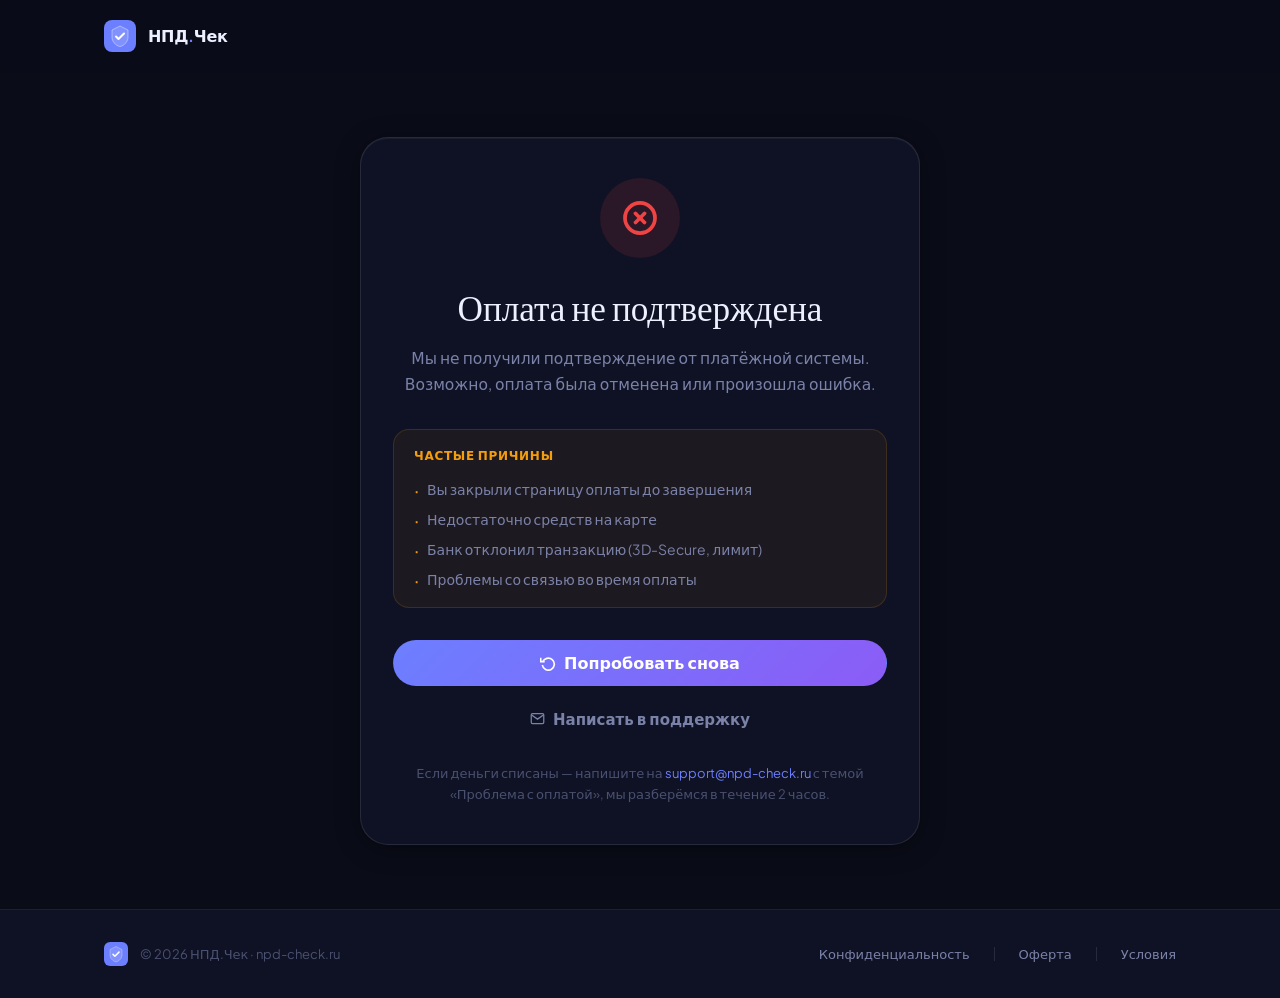
<file: payment-return.html>
<!DOCTYPE html>
<html lang="ru">
<head>
  <meta charset="UTF-8">
  <meta name="viewport" content="width=device-width, initial-scale=1.0">
  <title>Проверяем оплату… — НПД.Чек</title>
  <meta name="robots" content="noindex,nofollow">
  <link rel="preconnect" href="https://fonts.googleapis.com">
  <link rel="preconnect" href="https://fonts.gstatic.com" crossorigin>
  <link href="https://fonts.googleapis.com/css2?family=Plus+Jakarta+Sans:wght@400;500;600;700;800&family=Instrument+Serif:ital@0;1&display=swap" rel="stylesheet">
  <link rel="icon" type="image/svg+xml" href="favicon.svg">
  <style>
    :root {
      --bg: #0A0C18; --accent: #6C7FFF; --accent-2: #8B5CF6;
      --text: #EDF0FF; --text-muted: #7B82A8;
      --font-display: 'Instrument Serif', Georgia, serif;
      --font-body: 'Plus Jakarta Sans', system-ui, sans-serif;
    }
    *, *::before, *::after { box-sizing: border-box; margin: 0; padding: 0; }
    html { -webkit-font-smoothing: antialiased; text-rendering: optimizeLegibility; }
    body {
      min-height: 100dvh; font-family: var(--font-body);
      background: var(--bg); color: var(--text);
      display: flex; align-items: center; justify-content: center; text-align: center;
    }
    @media (prefers-reduced-motion: reduce) {
      *, *::before, *::after { animation-duration: 0.01ms !important; transition-duration: 0.01ms !important; }
    }
    .wrap { padding: 2rem; max-width: 420px; width: 100%; }
    .spinner {
      width: 52px; height: 52px;
      border: 3px solid rgba(108,127,255,0.15);
      border-top-color: var(--accent);
      border-radius: 50%;
      animation: spin 0.9s linear infinite;
      margin: 0 auto 2rem;
    }
    @keyframes spin { to { transform: rotate(360deg); } }
    .progress-dots { display: flex; justify-content: center; gap: 8px; margin-bottom: 2rem; }
    .progress-dots span {
      width: 8px; height: 8px; border-radius: 50%;
      background: var(--accent); opacity: 0.2;
      animation: pulse 1.5s ease-in-out infinite;
    }
    .progress-dots span:nth-child(2) { animation-delay: 0.3s; }
    .progress-dots span:nth-child(3) { animation-delay: 0.6s; }
    @keyframes pulse { 0%,100% { opacity: 0.2; transform: scale(1); } 50% { opacity: 1; transform: scale(1.35); } }
    h1 {
      font-family: var(--font-display); font-weight: 400;
      font-size: clamp(1.25rem, 1.1rem + 0.5vw, 1.5rem);
      line-height: 1.3; margin-bottom: 0.5rem;
    }
    .subtitle { font-size: 0.9375rem; color: var(--text-muted); line-height: 1.6; }
    .hint {
      margin-top: 1.75rem; font-size: 0.8125rem; color: var(--text-muted);
      opacity: 0; transform: translateY(6px);
      transition: opacity 0.6s ease, transform 0.6s ease;
    }
    .hint.visible { opacity: 1; transform: translateY(0); }
  </style>
</head>
<body>
<div class="wrap">
  <div class="spinner"></div>
  <div class="progress-dots" aria-hidden="true">
    <span></span><span></span><span></span>
  </div>
  <h1>Проверяем статус оплаты…</h1>
  <p class="subtitle">Это займёт несколько секунд.<br>Не закрывайте страницу.</p>
  <p class="hint" id="hint">Ожидаем подтверждение от банка — это может занять до 60 секунд.</p>
</div>
<script>
(function () {
  var params = new URLSearchParams(window.location.search);
  var sessionId = params.get('session_id');
  var token = params.get('token');

  if (!sessionId || !token) {
    window.location.href = '/failed.html';
    return;
  }

  var attempts = 0;
  var maxAttempts = 20;   // 8 × 3s = 24s — достаточно для webhook ЮКассы
  var hintShown = false;

  function checkStatus() {
    attempts++;

    // Показываем подсказку после 2-й попытки
    if (attempts >= 2 && !hintShown) {
      hintShown = true;
      document.getElementById('hint').classList.add('visible');
    }

    fetch('/api/session/' + encodeURIComponent(sessionId))
      .then(function (r) {
        if (!r.ok) throw new Error('HTTP ' + r.status);
        return r.json();
      })
      .then(function (data) {
        if (data.paid) {
          // ✅ Оплата подтверждена — на success с токеном
          window.location.href = '/success.html?token=' + encodeURIComponent(token) + '&session_id=' + encodeURIComponent(sessionId);
        } else if (attempts >= maxAttempts) {
          // ⏱ Таймаут — webhook не пришёл: отказ, закрытие окна или задержка банка
          window.location.href = '/failed.html?session_id=' + encodeURIComponent(sessionId) + '&token=' + encodeURIComponent(token);
        } else {
          setTimeout(checkStatus, 3000);
        }
      })
      .catch(function () {
        if (attempts >= maxAttempts) {
          window.location.href = '/failed.html?session_id=' + encodeURIComponent(sessionId) + '&token=' + encodeURIComponent(token);
        } else {
          setTimeout(checkStatus, 3000);
        }
      });
  }

  // Первая проверка через 2s — даём webhook время добраться
  setTimeout(checkStatus, 2000);
})();
</script>
</body>
</html>
</file>
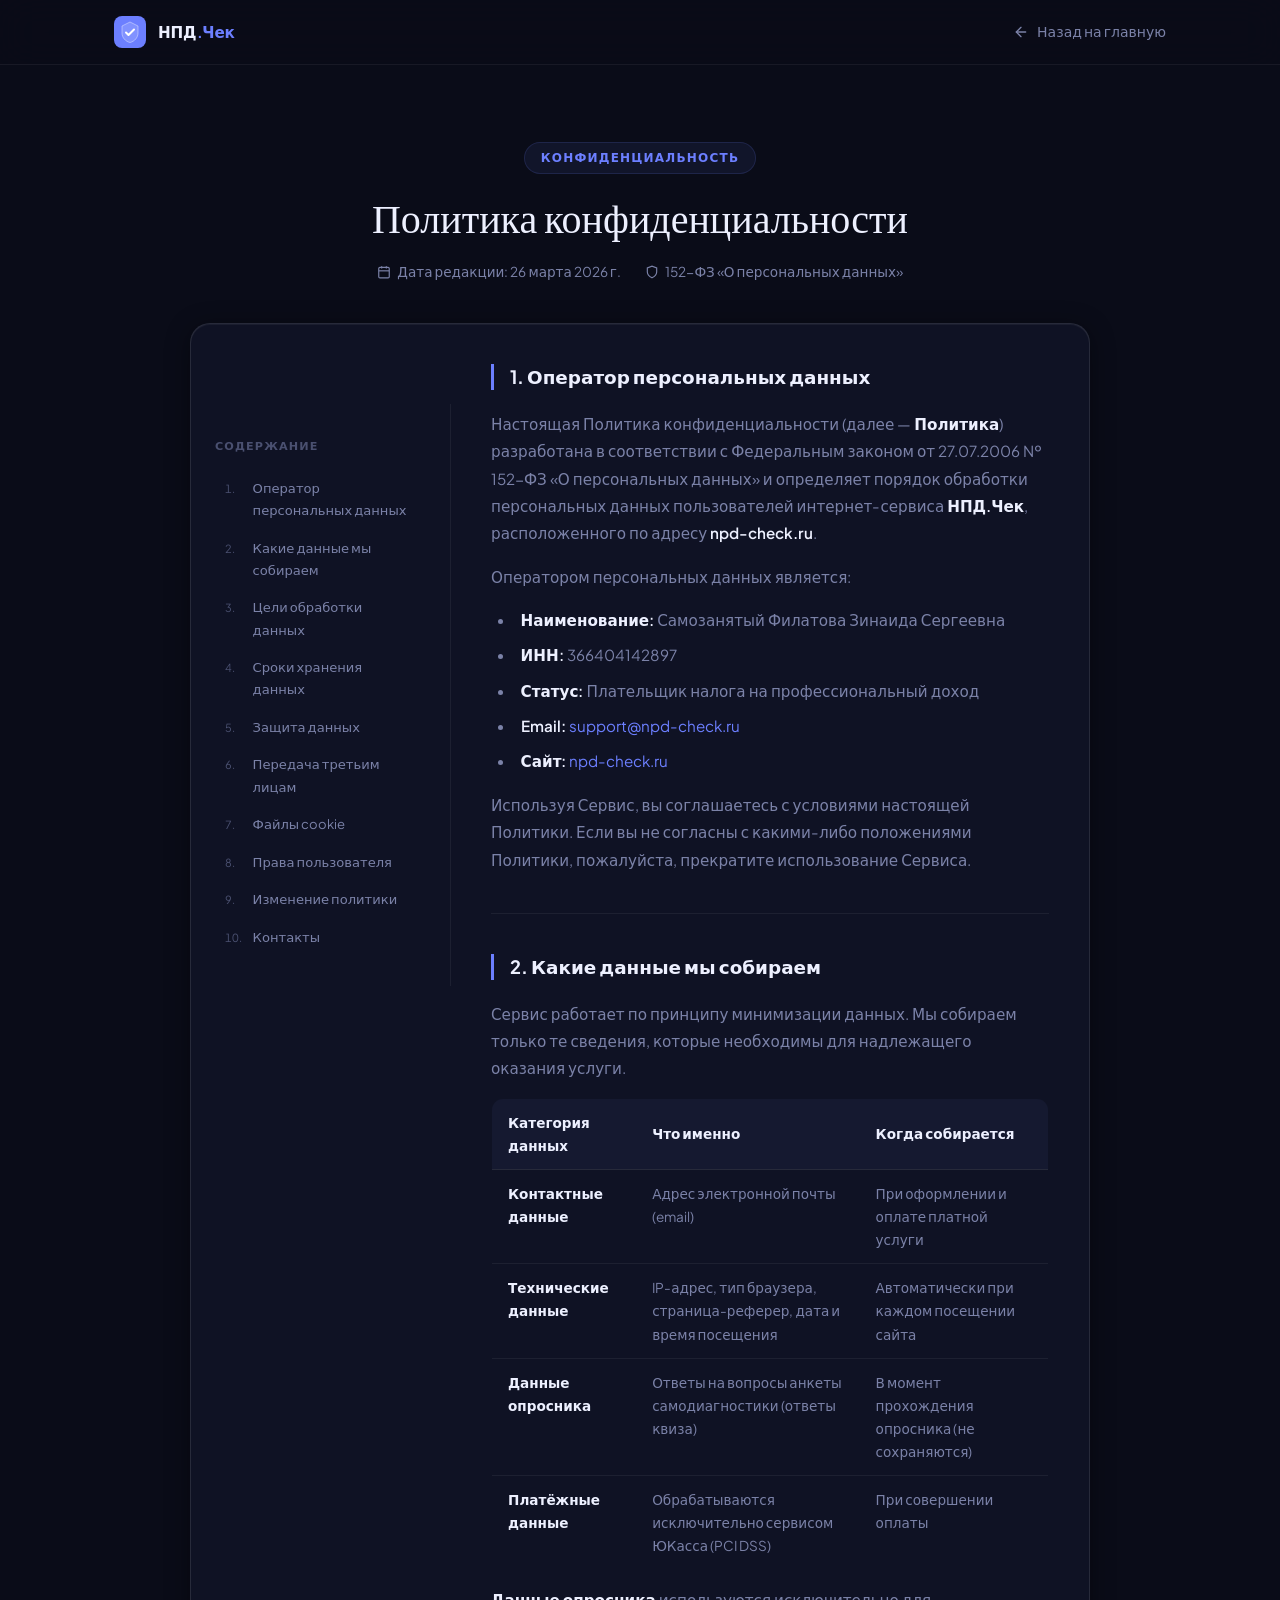
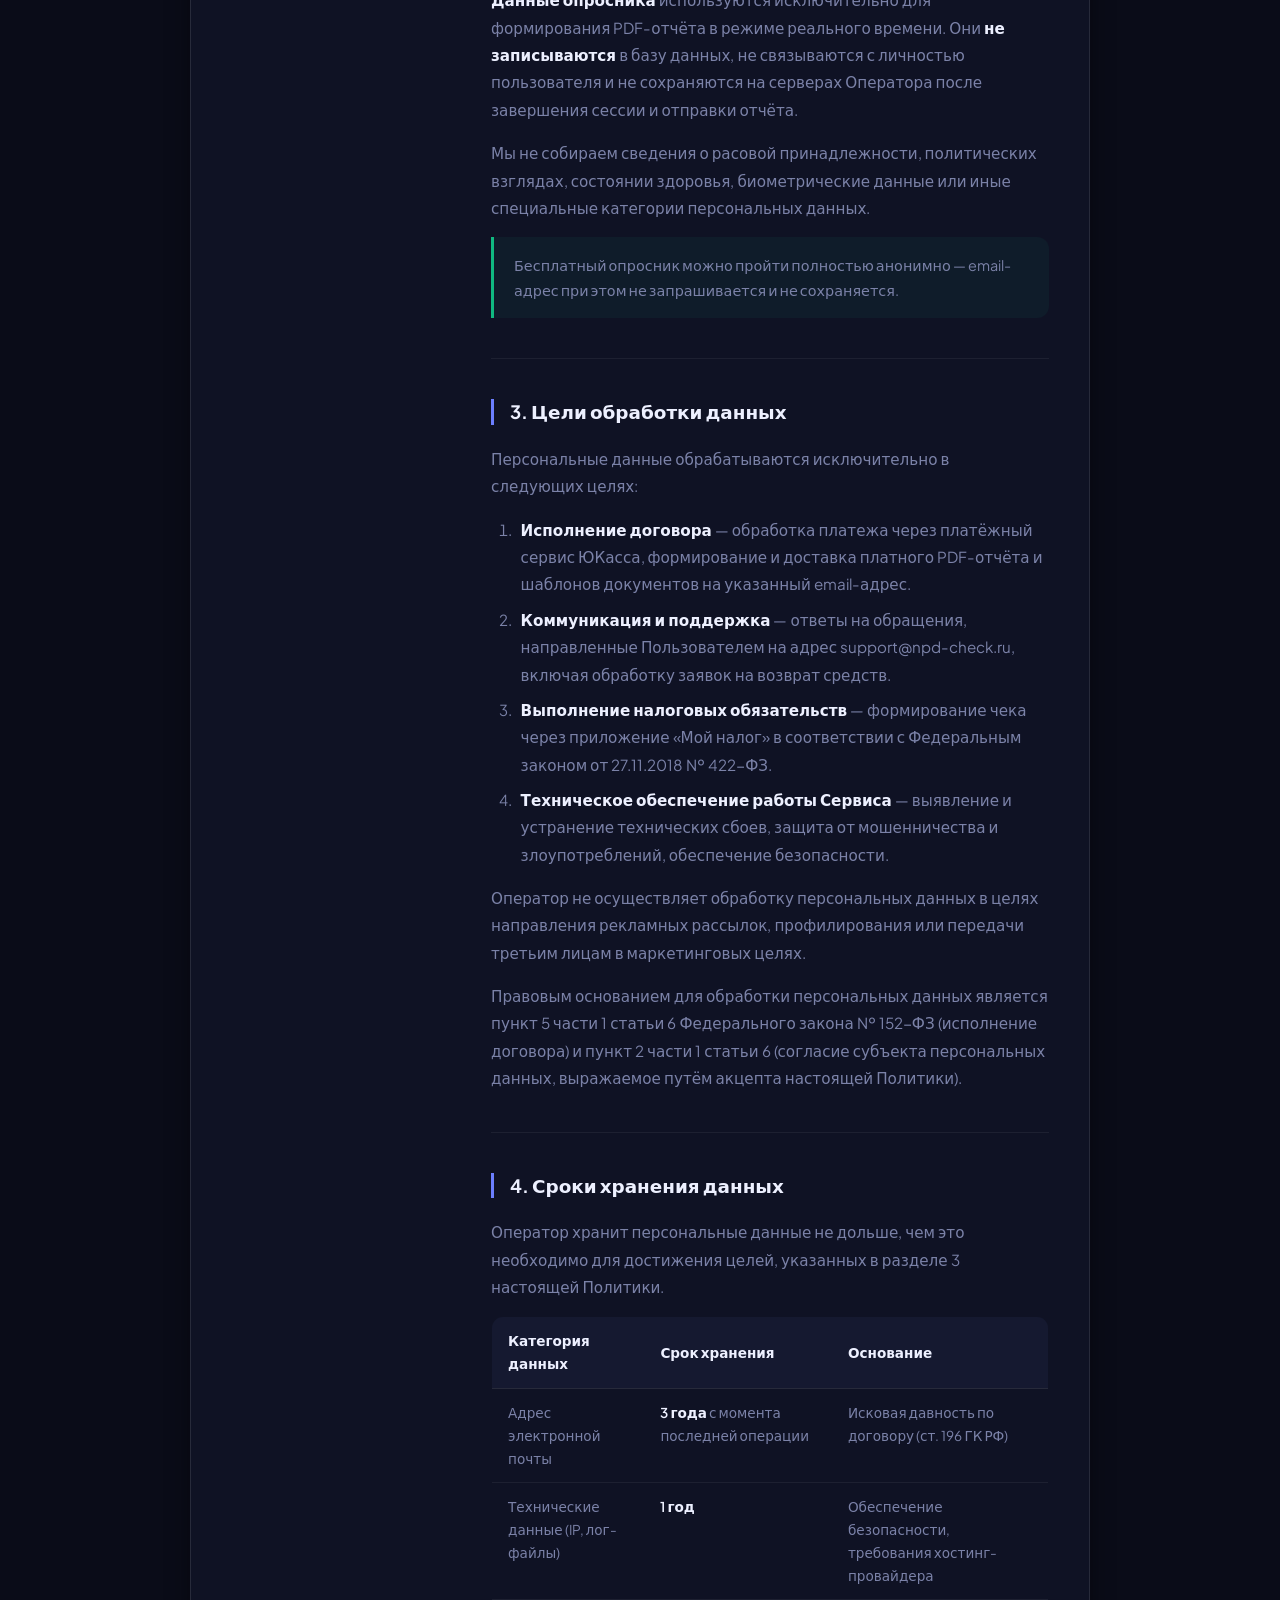
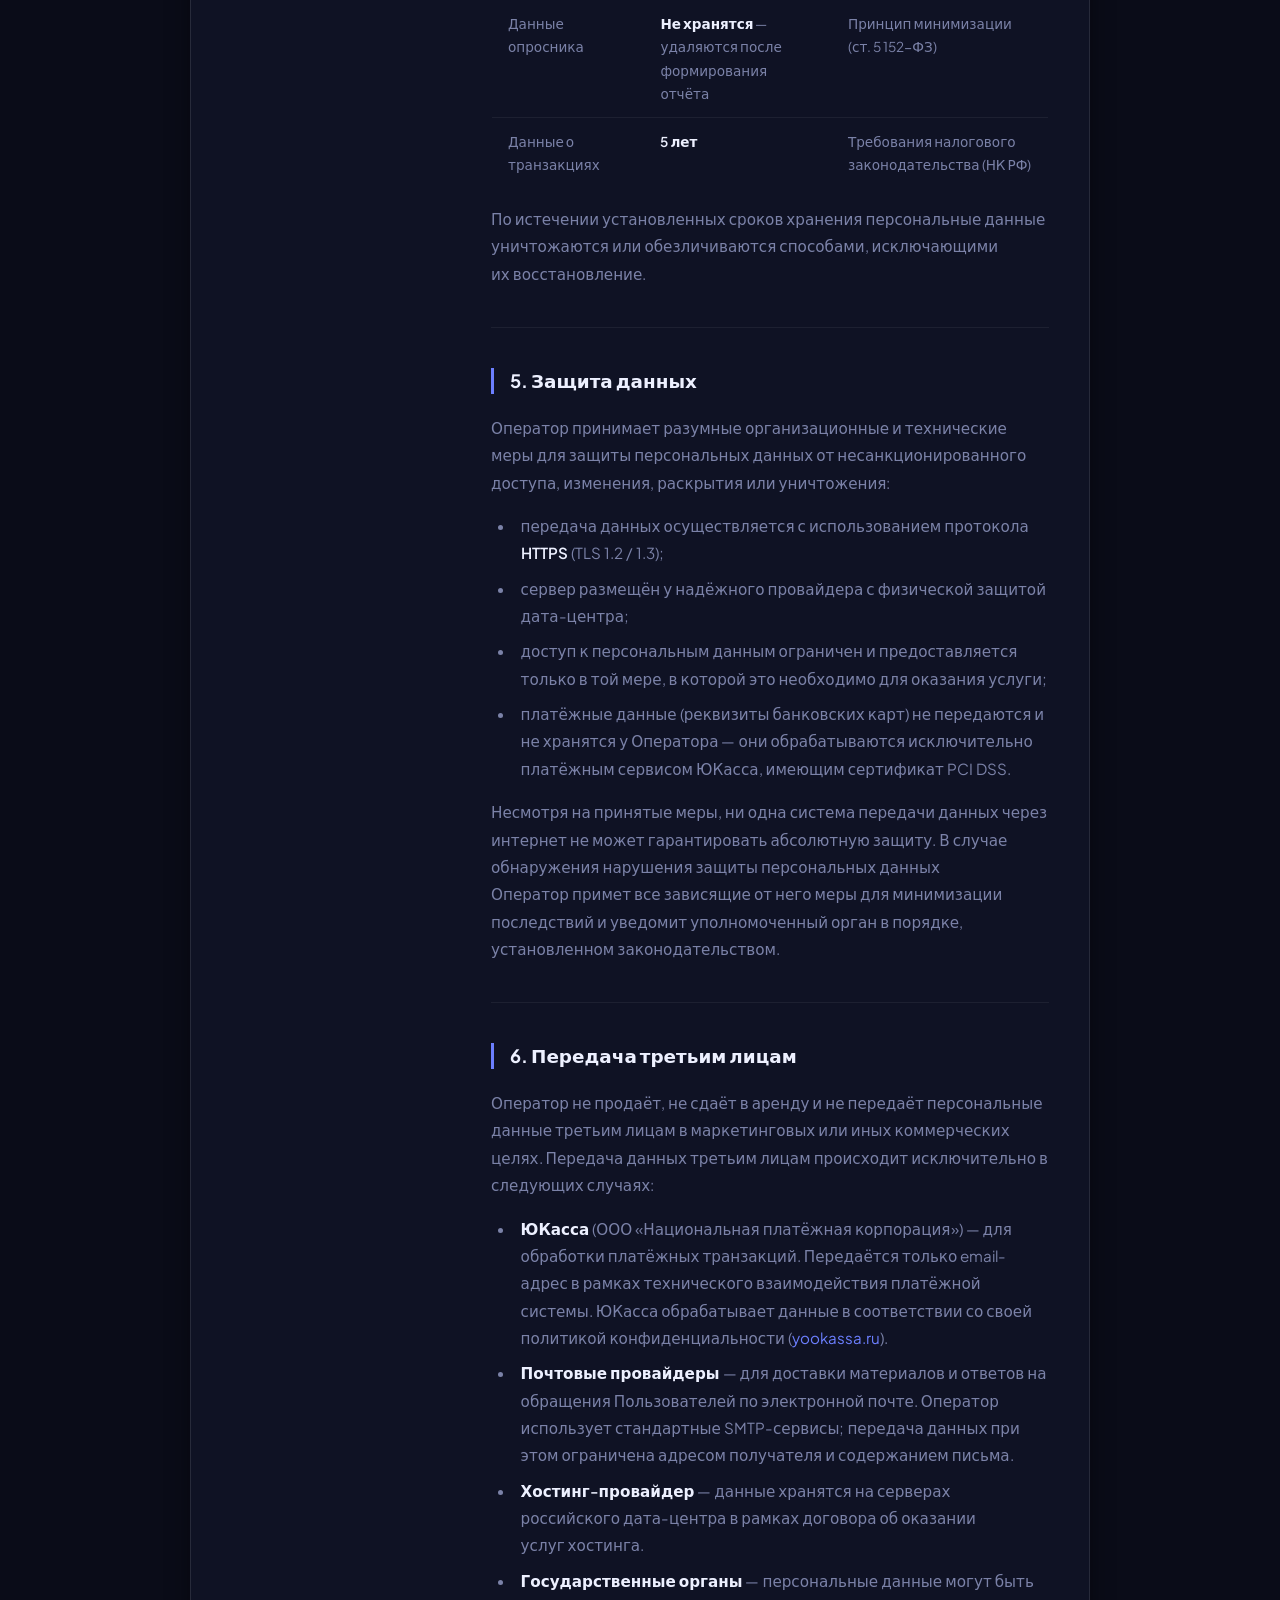
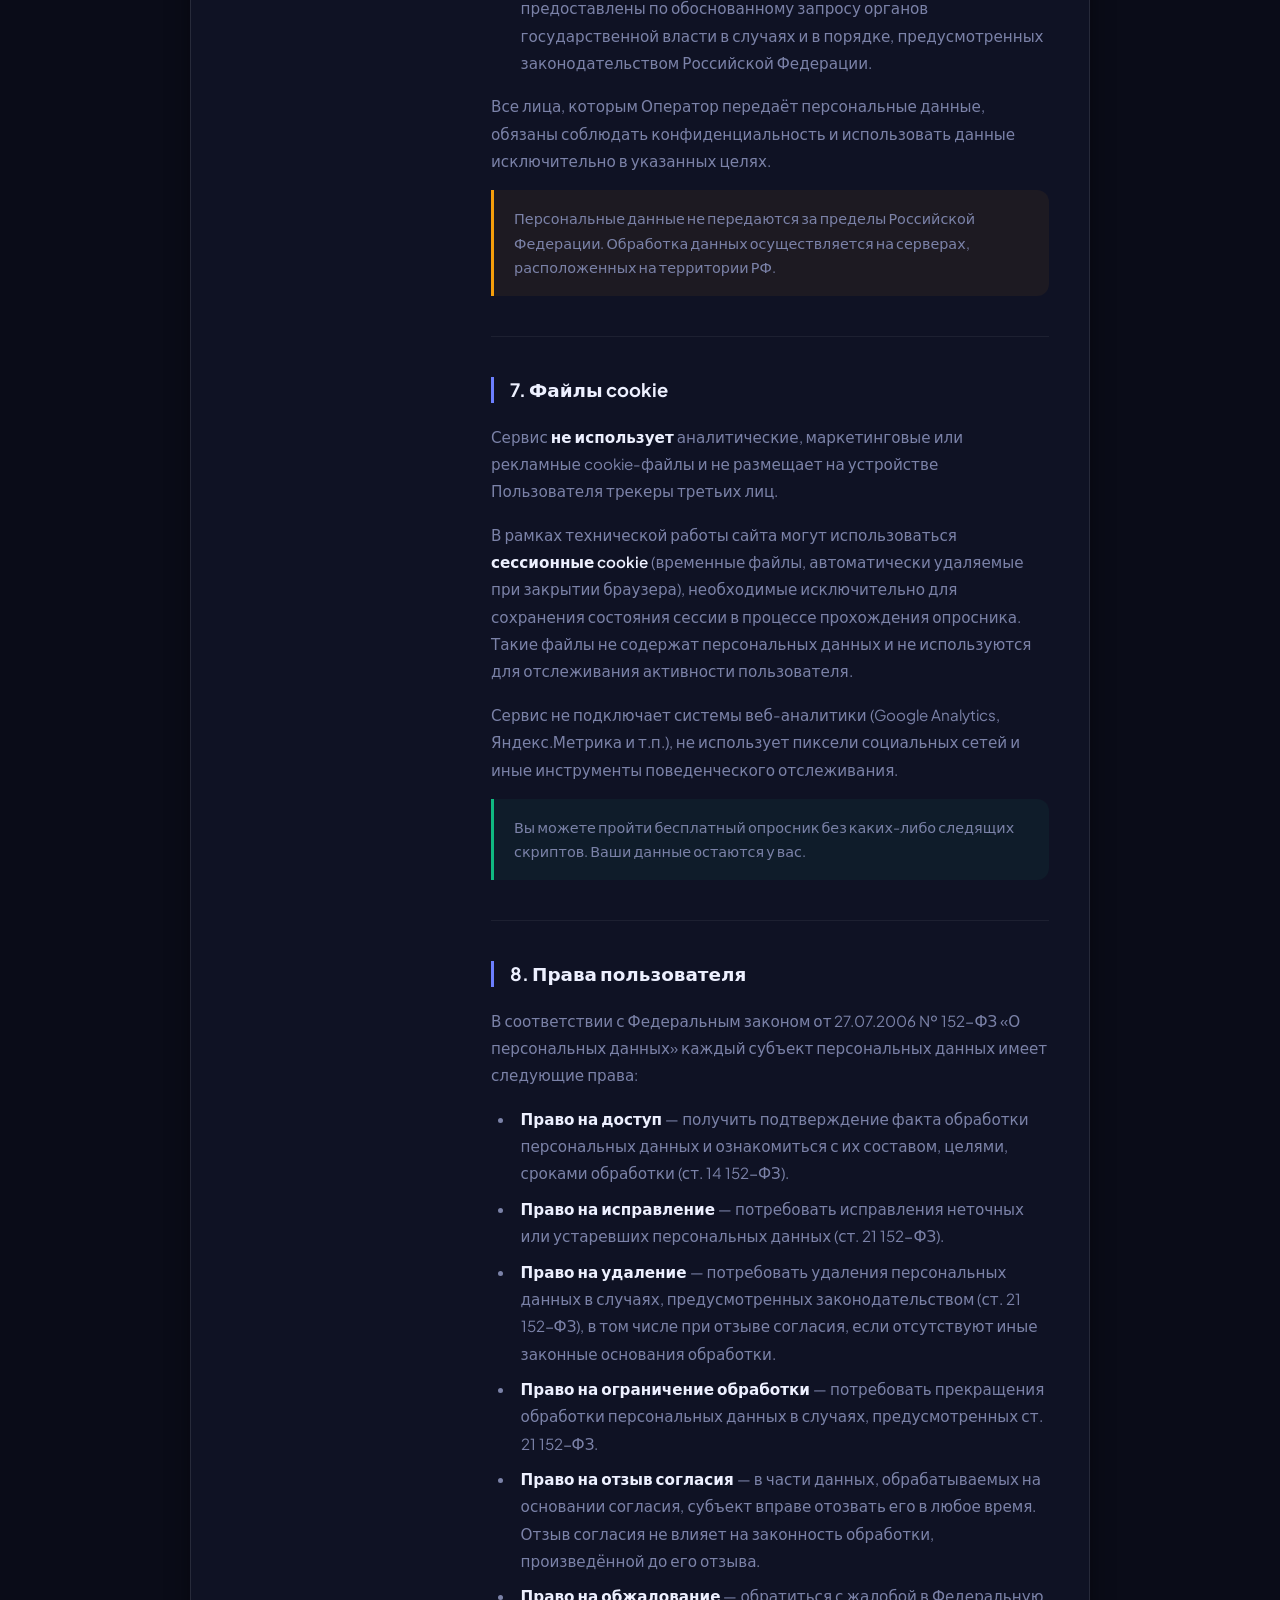
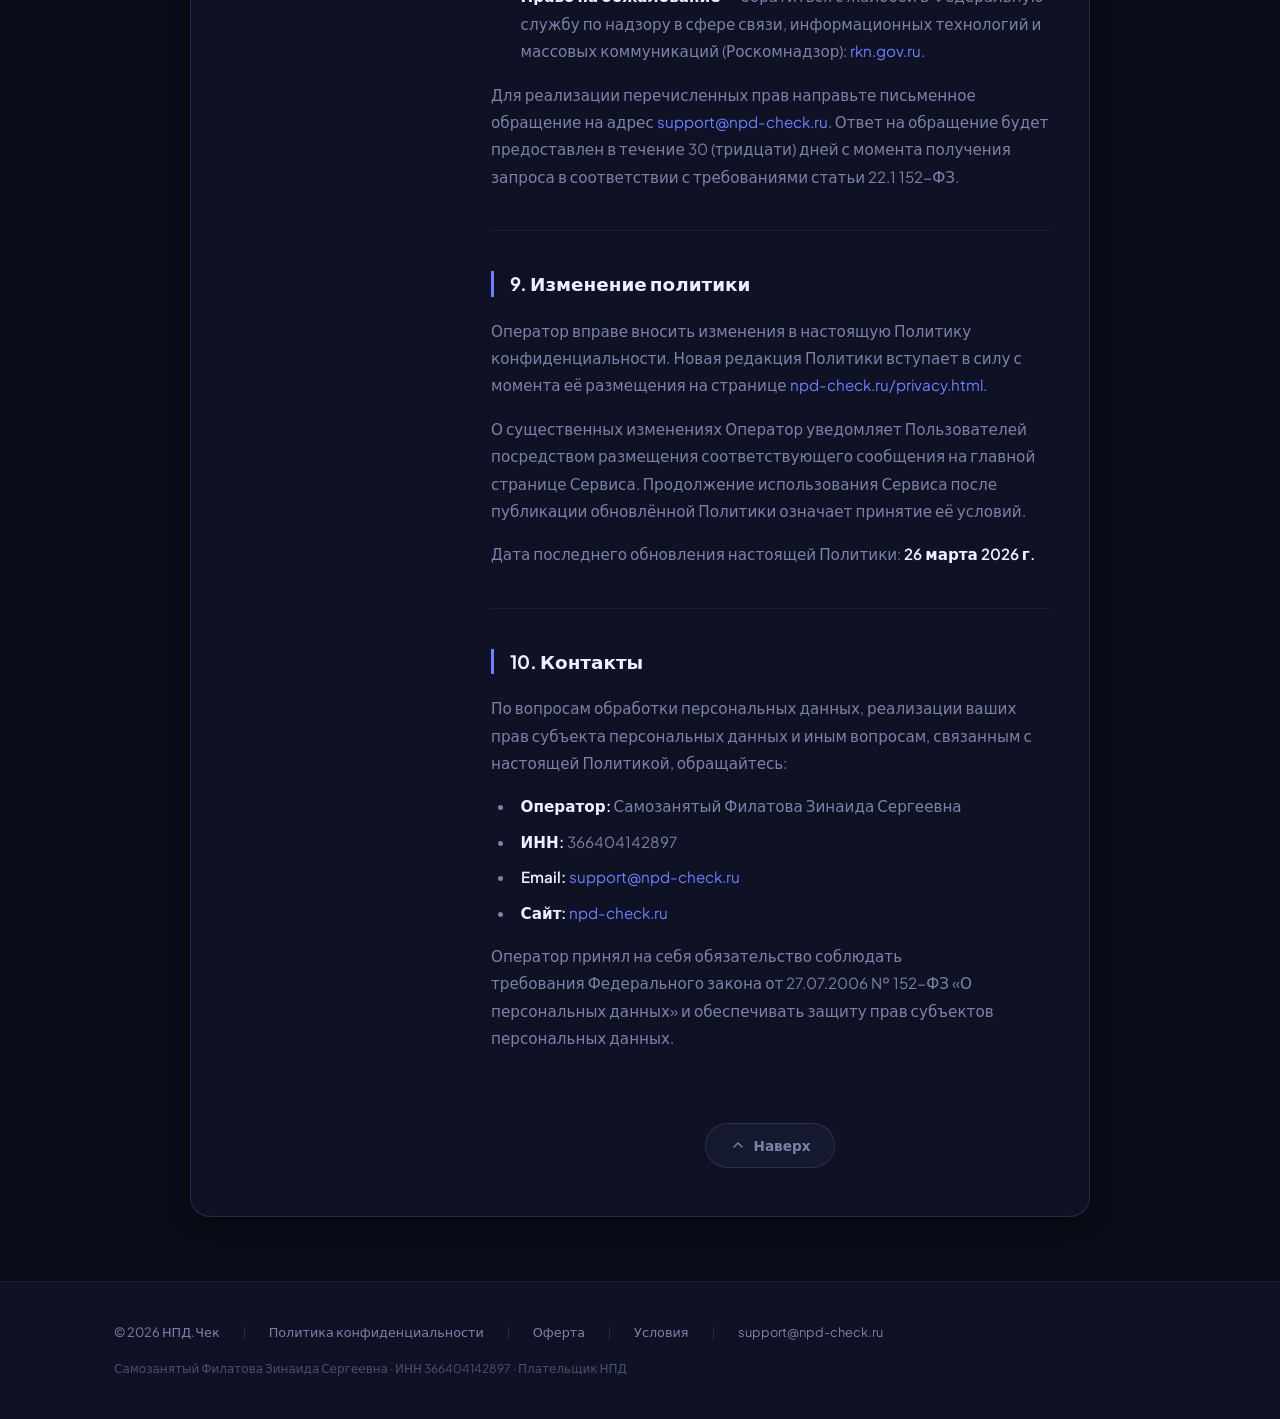
<file: privacy.html>
<!DOCTYPE html>
<html lang="ru">
<meta charset="UTF-8">
<meta name="viewport" content="width=device-width, initial-scale=1.0">
<meta name="robots" content="noindex">
<title>Политика конфиденциальности — НПД.Чек</title>
<meta name="description" content="Политика обработки персональных данных сервиса npd-check.ru. Данные опросника не сохраняются.">
<meta property="og:title" content="Политика конфиденциальности — НПД.Чек">
<meta property="og:url" content="https://npd-check.ru/privacy.html">
<meta property="og:type" content="website">

<link rel="preconnect" href="https://fonts.googleapis.com">
<link rel="preconnect" href="https://fonts.gstatic.com" crossorigin>
<link href="https://fonts.googleapis.com/css2?family=Plus+Jakarta+Sans:wght@400;500;600;700;800&family=Instrument+Serif:ital@0;1&display=swap" rel="stylesheet">

<link rel="canonical" href="https://npd-check.ru/privacy.html">
<link rel="icon" type="image/svg+xml" href="favicon.svg">

<style>
/* ============================================================
   DESIGN TOKENS — НПД.Чек Dark Theme
   ============================================================ */
:root {
  --bg:            #0A0C18;
  --bg-card:       #0F1224;
  --bg-elevated:   #151930;
  --border:        rgba(255,255,255,0.06);
  --border-mid:    rgba(255,255,255,0.10);
  --accent:        #6C7FFF;
  --accent-2:      #8B5CF6;
  --accent-subtle: rgba(108,127,255,0.08);
  --amber:         #F59E0B;
  --green:         #10B981;
  --red:           #EF4444;
  --text:          #EDF0FF;
  --text-muted:    #7B82A8;
  --text-faint:    #4A5070;
  --radius-md:     12px;
  --radius-lg:     16px;
  --radius-xl:     20px;
  --radius-2xl:    28px;
  --radius-full:   9999px;
  --ease:          cubic-bezier(0.16, 1, 0.3, 1);
  --shadow-card:   0 1px 0 rgba(255,255,255,0.05) inset, 0 4px 24px rgba(0,0,0,0.4);
  --font-display:  'Instrument Serif', Georgia, serif;
  --font-body:     'Plus Jakarta Sans', system-ui, sans-serif;
}

*, *::before, *::after { box-sizing: border-box; margin: 0; padding: 0; }

html {
  -webkit-font-smoothing: antialiased;
  -moz-osx-font-smoothing: grayscale;
  text-rendering: optimizeLegibility;
  scroll-behavior: smooth;
  scroll-padding-top: 100px;
}

body {
  min-height: 100dvh;
  font-family: var(--font-body);
  font-size: 1rem;
  line-height: 1.7;
  color: var(--text);
  background-color: var(--bg);
}

img, svg { display: block; max-width: 100%; height: auto; }
input, button, textarea, select { font: inherit; color: inherit; }
h1, h2, h3, h4, h5, h6 { text-wrap: balance; line-height: 1.25; }
p, li { text-wrap: pretty; }
button { cursor: pointer; background: none; border: none; }
a { color: var(--accent); text-decoration: none; transition: color 180ms var(--ease); }
a:hover { color: #8B9AFF; }

::selection { background: rgba(108,127,255,0.2); color: var(--text); }
:focus-visible { outline: 2px solid var(--accent); outline-offset: 3px; border-radius: 6px; }

@media (prefers-reduced-motion: reduce) {
  *, *::before, *::after { animation-duration: 0.01ms !important; transition-duration: 0.01ms !important; }
}

.container { width: 100%; max-width: 1100px; margin: 0 auto; padding: 0 1.5rem; }

/* HEADER */
.site-header {
  position: sticky; top: 0; z-index: 100;
  background: rgba(10,12,24,0.8);
  backdrop-filter: blur(20px); -webkit-backdrop-filter: blur(20px);
  border-bottom: 1px solid var(--border);
  transition: box-shadow 180ms var(--ease);
}
.site-header--scrolled { box-shadow: 0 4px 24px rgba(0,0,0,0.3); }
.header-inner { display: flex; align-items: center; justify-content: space-between; height: 64px; gap: 1.5rem; }
.logo { display: flex; align-items: center; gap: 0.75rem; text-decoration: none; color: var(--text); flex-shrink: 0; }
.logo:hover { opacity: 0.85; }
.logo-text { font-family: var(--font-body); font-size: 0.95rem; font-weight: 700; letter-spacing: -0.01em; color: var(--text); }
.logo-text span { color: var(--accent); }
.back-link { display: inline-flex; align-items: center; gap: 0.5rem; font-size: 0.875rem; font-weight: 500; color: var(--text-muted); text-decoration: none; transition: color 180ms var(--ease); }
.back-link:hover { color: var(--accent); }

/* HERO */
.legal-hero { padding: clamp(3rem, 6vw, 5rem) 0 2.5rem; text-align: center; }
.legal-hero-label { display: inline-block; font-family: var(--font-body); font-size: 0.75rem; font-weight: 600; letter-spacing: 0.1em; text-transform: uppercase; color: var(--accent); background: var(--accent-subtle); border: 1px solid rgba(108,127,255,0.15); border-radius: var(--radius-full); padding: 0.3rem 1rem; margin-bottom: 1.25rem; }
.legal-hero h1 { font-family: var(--font-display); font-size: clamp(1.75rem, 1.2rem + 2vw, 2.5rem); font-weight: 400; color: var(--text); margin-bottom: 1rem; }
.legal-hero-meta { font-family: var(--font-body); font-size: 0.85rem; color: var(--text-muted); display: flex; flex-wrap: wrap; justify-content: center; gap: 1.5rem; }
.legal-hero-meta-item { display: inline-flex; align-items: center; gap: 0.4rem; }

/* CARD */
.legal-card { max-width: 900px; margin: 0 auto 4rem; background: var(--bg-card); border: 1px solid var(--border-mid); border-radius: var(--radius-xl); box-shadow: var(--shadow-card); overflow: hidden; }
.legal-card-inner { display: flex; gap: 0; }

/* TOC */
.toc { width: 260px; flex-shrink: 0; padding: 2rem 1.5rem; border-right: 1px solid var(--border); position: sticky; top: 80px; align-self: flex-start; max-height: calc(100dvh - 100px); overflow-y: auto; }
.toc-title { font-family: var(--font-body); font-size: 0.7rem; font-weight: 700; letter-spacing: 0.1em; text-transform: uppercase; color: var(--text-faint); margin-bottom: 1rem; }
.toc-list { list-style: none; display: flex; flex-direction: column; gap: 0.25rem; }
.toc-list li a { font-family: var(--font-body); font-size: 0.82rem; color: var(--text-muted); text-decoration: none; display: flex; align-items: baseline; gap: 0.5rem; padding: 0.35rem 0.6rem; border-radius: 8px; transition: all 180ms var(--ease); }
.toc-list li a:hover { color: var(--accent); background: var(--accent-subtle); }
.toc-num { font-size: 0.7rem; color: var(--text-faint); min-width: 1.25rem; font-feature-settings: "tnum"; }

/* CONTENT */
.legal-body { flex: 1; min-width: 0; padding: 2.5rem 2.5rem 3rem; }
.legal-content { display: flex; flex-direction: column; gap: 2.5rem; }
.legal-section { scroll-margin-top: 100px; }
.legal-section-title { font-family: var(--font-body); font-size: 1.15rem; font-weight: 700; color: var(--text); padding-left: 1rem; border-left: 3px solid var(--accent); margin-bottom: 1.25rem; line-height: 1.4; }
.legal-section p { color: var(--text-muted); margin-bottom: 1rem; font-size: 0.95rem; line-height: 1.8; max-width: 800px; }
.legal-section p:last-child { margin-bottom: 0; }
.legal-section ul, .legal-section ol { padding-left: 1.5rem; color: var(--text-muted); display: flex; flex-direction: column; gap: 0.5rem; margin-bottom: 1rem; font-size: 0.95rem; line-height: 1.8; max-width: 800px; }
.legal-section li { padding-left: 0.35rem; }
.legal-section strong { color: var(--text); font-weight: 600; }
.legal-section a { color: var(--accent); }
.legal-section a:hover { text-decoration: underline; }

.legal-highlight { background: var(--accent-subtle); border-left: 3px solid var(--accent); border-radius: 0 var(--radius-md) var(--radius-md) 0; padding: 1rem 1.25rem; font-size: 0.9rem; color: var(--text-muted); margin-top: 1rem; line-height: 1.7; }
.legal-note { background: rgba(245,158,11,0.06); border-left: 3px solid var(--amber); border-radius: 0 var(--radius-md) var(--radius-md) 0; padding: 1rem 1.25rem; font-size: 0.9rem; color: var(--text-muted); margin-top: 1rem; line-height: 1.7; }
.legal-success { background: rgba(16,185,129,0.06); border-left: 3px solid var(--green); border-radius: 0 var(--radius-md) var(--radius-md) 0; padding: 1rem 1.25rem; font-size: 0.9rem; color: var(--text-muted); margin-top: 1rem; line-height: 1.7; }
.legal-divider { height: 1px; background: var(--border); border: none; }

/* DATA TABLE */
.data-table { width: 100%; border-collapse: collapse; font-size: 0.85rem; color: var(--text-muted); margin-top: 1rem; margin-bottom: 1rem; border-radius: var(--radius-md); overflow: hidden; border: 1px solid var(--border-mid); }
.data-table th { background: var(--bg-elevated); font-weight: 600; color: var(--text); text-align: left; padding: 0.75rem 1rem; border-bottom: 1px solid var(--border-mid); }
.data-table td { padding: 0.75rem 1rem; border-bottom: 1px solid var(--border); vertical-align: top; }
.data-table tr:last-child td { border-bottom: none; }

/* SCROLL TOP */
.scroll-top { display: flex; align-items: center; justify-content: center; gap: 0.5rem; margin: 2rem auto 0; font-size: 0.85rem; font-weight: 600; color: var(--text-muted); text-decoration: none; padding: 0.6rem 1.5rem; border-radius: var(--radius-full); border: 1px solid var(--border-mid); background: var(--bg-elevated); transition: all 180ms var(--ease); }
.scroll-top:hover { color: var(--accent); border-color: var(--accent); background: var(--accent-subtle); }

/* FOOTER */
.site-footer { background: var(--bg-card); border-top: 1px solid var(--border); padding: 2.5rem 0; }
.footer-top { display: flex; align-items: center; justify-content: space-between; flex-wrap: wrap; gap: 1rem; margin-bottom: 1rem; }
.footer-top-left { display: flex; align-items: center; gap: 1.5rem; flex-wrap: wrap; font-size: 0.8rem; color: var(--text-muted); }
.footer-top-left a { color: var(--text-muted); text-decoration: none; }
.footer-top-left a:hover { color: var(--text); }
.footer-divider-v { width: 1px; height: 12px; background: var(--border-mid); display: inline-block; }
.footer-bottom { font-size: 0.75rem; color: var(--text-faint); line-height: 1.6; }
.footer-bottom a { color: var(--text-faint); text-decoration: none; }
.footer-bottom a:hover { color: var(--text-muted); }

/* RESPONSIVE */
@media (max-width: 768px) {
  .legal-card-inner { flex-direction: column; }
  .toc { width: 100%; position: static; max-height: none; border-right: none; border-bottom: 1px solid var(--border); padding: 1.5rem; }
  .legal-body { padding: 1.5rem; }
  .legal-hero { padding: 2rem 0 1.5rem; }
  .data-table { font-size: 0.75rem; }
  .footer-top { flex-direction: column; text-align: center; }
  .footer-top-left { justify-content: center; }
  .footer-bottom { text-align: center; }
}
</style>
</head>
<body>

<!-- HEADER -->
<header class="site-header" id="site-header">
  <div class="container">
    <div class="header-inner">
      <a href="/" class="logo" aria-label="НПД.Чек — на главную">
        <svg width="32" height="32" viewBox="0 0 32 32" fill="none" xmlns="http://www.w3.org/2000/svg" aria-hidden="true">
          <rect width="32" height="32" rx="8" fill="var(--accent)"/>
          <path d="M16 6L8 10V17C8 21.4 11.4 25.5 16 26.5C20.6 25.5 24 21.4 24 17V10L16 6Z" fill="rgba(255,255,255,0.15)" stroke="rgba(255,255,255,0.4)" stroke-width="1"/>
          <path d="M12 16.5L14.5 19L20 13.5" stroke="#fff" stroke-width="2" stroke-linecap="round" stroke-linejoin="round"/>
        </svg>
        <span class="logo-text">НПД<span>.Чек</span></span>
      </a>
      <a href="/" class="back-link">
        <svg width="16" height="16" viewBox="0 0 24 24" fill="none" stroke="currentColor" stroke-width="2" stroke-linecap="round" stroke-linejoin="round"><path d="M19 12H5"/><path d="M12 19l-7-7 7-7"/></svg>
        Назад на главную
      </a>
    </div>
  </div>
</header>

<!-- HERO -->
<section class="legal-hero" id="top">
  <div class="container">
    <div class="legal-hero-label">Конфиденциальность</div>
    <h1>Политика конфиденциальности</h1>
    <div class="legal-hero-meta">
      <span class="legal-hero-meta-item">
        <svg width="14" height="14" viewBox="0 0 24 24" fill="none" stroke="currentColor" stroke-width="2" aria-hidden="true"><rect x="3" y="4" width="18" height="18" rx="2" ry="2"/><line x1="16" y1="2" x2="16" y2="6"/><line x1="8" y1="2" x2="8" y2="6"/><line x1="3" y1="10" x2="21" y2="10"/></svg>
        Дата редакции: 26 марта 2026 г.
      </span>
      <span class="legal-hero-meta-item">
        <svg width="14" height="14" viewBox="0 0 24 24" fill="none" stroke="currentColor" stroke-width="2" aria-hidden="true"><path d="M12 22s8-4 8-10V5l-8-3-8 3v7c0 6 8 10 8 10z"/></svg>
        152-ФЗ «О персональных данных»
      </span>
    </div>
  </div>
</section>

<!-- MAIN -->
<main>
  <div class="container">
    <div class="legal-card">
      <div class="legal-card-inner">

        <!-- TOC -->
        <nav class="toc" aria-label="Содержание">
          <div class="toc-title">Содержание</div>
          <ol class="toc-list">
            <li><a href="#s1"><span class="toc-num">1.</span>Оператор персональных данных</a></li>
            <li><a href="#s2"><span class="toc-num">2.</span>Какие данные мы собираем</a></li>
            <li><a href="#s3"><span class="toc-num">3.</span>Цели обработки данных</a></li>
            <li><a href="#s4"><span class="toc-num">4.</span>Сроки хранения данных</a></li>
            <li><a href="#s5"><span class="toc-num">5.</span>Защита данных</a></li>
            <li><a href="#s6"><span class="toc-num">6.</span>Передача третьим лицам</a></li>
            <li><a href="#s7"><span class="toc-num">7.</span>Файлы cookie</a></li>
            <li><a href="#s8"><span class="toc-num">8.</span>Права пользователя</a></li>
            <li><a href="#s9"><span class="toc-num">9.</span>Изменение политики</a></li>
            <li><a href="#s10"><span class="toc-num">10.</span>Контакты</a></li>
          </ol>
        </nav>

        <!-- Content -->
        <div class="legal-body">
          <div class="legal-content">

            <!-- 1 -->
            <section class="legal-section" id="s1">
              <h2 class="legal-section-title">1. Оператор персональных данных</h2>
              <p>Настоящая Политика конфиденциальности (далее — <strong>Политика</strong>) разработана в соответствии с Федеральным законом от 27.07.2006 № 152-ФЗ «О персональных данных» и определяет порядок обработки персональных данных пользователей интернет-сервиса <strong>НПД.Чек</strong>, расположенного по адресу <strong>npd-check.ru</strong>.</p>
              <p>Оператором персональных данных является:</p>
              <ul>
                <li><strong>Наименование:</strong> Самозанятый Филатова Зинаида Сергеевна</li>
                <li><strong>ИНН:</strong> 366404142897</li>
                <li><strong>Статус:</strong> Плательщик налога на профессиональный доход</li>
                <li><strong>Email:</strong> <a href="mailto:support@npd-check.ru">support@npd-check.ru</a></li>
                <li><strong>Сайт:</strong> <a href="https://npd-check.ru">npd-check.ru</a></li>
              </ul>
              <p>Используя Сервис, вы соглашаетесь с условиями настоящей Политики. Если вы не согласны с какими-либо положениями Политики, пожалуйста, прекратите использование Сервиса.</p>
            </section>

            <hr class="legal-divider">

            <!-- 2 -->
            <section class="legal-section" id="s2">
              <h2 class="legal-section-title">2. Какие данные мы собираем</h2>
              <p>Сервис работает по принципу минимизации данных. Мы собираем только те сведения, которые необходимы для надлежащего оказания услуги.</p>

              <table class="data-table" aria-label="Перечень собираемых данных">
                <thead>
                  <tr>
                    <th>Категория данных</th>
                    <th>Что именно</th>
                    <th>Когда собирается</th>
                  </tr>
                </thead>
                <tbody>
                  <tr>
                    <td><strong>Контактные данные</strong></td>
                    <td>Адрес электронной почты (email)</td>
                    <td>При оформлении и оплате платной услуги</td>
                  </tr>
                  <tr>
                    <td><strong>Технические данные</strong></td>
                    <td>IP-адрес, тип браузера, страница-реферер, дата и время посещения</td>
                    <td>Автоматически при каждом посещении сайта</td>
                  </tr>
                  <tr>
                    <td><strong>Данные опросника</strong></td>
                    <td>Ответы на вопросы анкеты самодиагностики (ответы квиза)</td>
                    <td>В момент прохождения опросника (не сохраняются)</td>
                  </tr>
                  <tr>
                    <td><strong>Платёжные данные</strong></td>
                    <td>Обрабатываются исключительно сервисом ЮКасса (PCI DSS)</td>
                    <td>При совершении оплаты</td>
                  </tr>
                </tbody>
              </table>

              <p><strong>Данные опросника</strong> используются исключительно для формирования PDF-отчёта в режиме реального времени. Они <strong>не записываются</strong> в базу данных, не связываются с личностью пользователя и не сохраняются на серверах Оператора после завершения сессии и отправки отчёта.</p>
              <p>Мы не собираем сведения о расовой принадлежности, политических взглядах, состоянии здоровья, биометрические данные или иные специальные категории персональных данных.</p>
              <div class="legal-success">
                Бесплатный опросник можно пройти полностью анонимно — email-адрес при этом не запрашивается и не сохраняется.
              </div>
            </section>

            <hr class="legal-divider">

            <!-- 3 -->
            <section class="legal-section" id="s3">
              <h2 class="legal-section-title">3. Цели обработки данных</h2>
              <p>Персональные данные обрабатываются исключительно в следующих целях:</p>
              <ol>
                <li><strong>Исполнение договора</strong> — обработка платежа через платёжный сервис ЮКасса, формирование и доставка платного PDF-отчёта и шаблонов документов на указанный email-адрес.</li>
                <li><strong>Коммуникация и поддержка</strong> — ответы на обращения, направленные Пользователем на адрес support@npd-check.ru, включая обработку заявок на возврат средств.</li>
                <li><strong>Выполнение налоговых обязательств</strong> — формирование чека через приложение «Мой налог» в соответствии с Федеральным законом от 27.11.2018 № 422-ФЗ.</li>
                <li><strong>Техническое обеспечение работы Сервиса</strong> — выявление и устранение технических сбоев, защита от мошенничества и злоупотреблений, обеспечение безопасности.</li>
              </ol>
              <p>Оператор не осуществляет обработку персональных данных в целях направления рекламных рассылок, профилирования или передачи третьим лицам в маркетинговых целях.</p>
              <p>Правовым основанием для обработки персональных данных является пункт 5 части 1 статьи 6 Федерального закона № 152-ФЗ (исполнение договора) и пункт 2 части 1 статьи 6 (согласие субъекта персональных данных, выражаемое путём акцепта настоящей Политики).</p>
            </section>

            <hr class="legal-divider">

            <!-- 4 -->
            <section class="legal-section" id="s4">
              <h2 class="legal-section-title">4. Сроки хранения данных</h2>
              <p>Оператор хранит персональные данные не дольше, чем это необходимо для достижения целей, указанных в разделе 3 настоящей Политики.</p>

              <table class="data-table" aria-label="Сроки хранения данных">
                <thead>
                  <tr>
                    <th>Категория данных</th>
                    <th>Срок хранения</th>
                    <th>Основание</th>
                  </tr>
                </thead>
                <tbody>
                  <tr>
                    <td>Адрес электронной почты</td>
                    <td><strong>3 года</strong> с момента последней операции</td>
                    <td>Исковая давность по договору (ст. 196 ГК РФ)</td>
                  </tr>
                  <tr>
                    <td>Технические данные (IP, лог-файлы)</td>
                    <td><strong>1 год</strong></td>
                    <td>Обеспечение безопасности, требования хостинг-провайдера</td>
                  </tr>
                  <tr>
                    <td>Данные опросника</td>
                    <td><strong>Не хранятся</strong> — удаляются после формирования отчёта</td>
                    <td>Принцип минимизации (ст. 5 152-ФЗ)</td>
                  </tr>
                  <tr>
                    <td>Данные о транзакциях</td>
                    <td><strong>5 лет</strong></td>
                    <td>Требования налогового законодательства (НК РФ)</td>
                  </tr>
                </tbody>
              </table>

              <p>По истечении установленных сроков хранения персональные данные уничтожаются или обезличиваются способами, исключающими их восстановление.</p>
            </section>

            <hr class="legal-divider">

            <!-- 5 -->
            <section class="legal-section" id="s5">
              <h2 class="legal-section-title">5. Защита данных</h2>
              <p>Оператор принимает разумные организационные и технические меры для защиты персональных данных от несанкционированного доступа, изменения, раскрытия или уничтожения:</p>
              <ul>
                <li>передача данных осуществляется с использованием протокола <strong>HTTPS</strong> (TLS 1.2 / 1.3);</li>
                <li>сервер размещён у надёжного провайдера с физической защитой дата-центра;</li>
                <li>доступ к персональным данным ограничен и предоставляется только в той мере, в которой это необходимо для оказания услуги;</li>
                <li>платёжные данные (реквизиты банковских карт) не передаются и не хранятся у Оператора — они обрабатываются исключительно платёжным сервисом ЮКасса, имеющим сертификат PCI DSS.</li>
              </ul>
              <p>Несмотря на принятые меры, ни одна система передачи данных через интернет не может гарантировать абсолютную защиту. В случае обнаружения нарушения защиты персональных данных Оператор примет все зависящие от него меры для минимизации последствий и уведомит уполномоченный орган в порядке, установленном законодательством.</p>
            </section>

            <hr class="legal-divider">

            <!-- 6 -->
            <section class="legal-section" id="s6">
              <h2 class="legal-section-title">6. Передача третьим лицам</h2>
              <p>Оператор не продаёт, не сдаёт в аренду и не передаёт персональные данные третьим лицам в маркетинговых или иных коммерческих целях. Передача данных третьим лицам происходит исключительно в следующих случаях:</p>
              <ul>
                <li><strong>ЮКасса</strong> (ООО «Национальная платёжная корпорация») — для обработки платёжных транзакций. Передаётся только email-адрес в рамках технического взаимодействия платёжной системы. ЮКасса обрабатывает данные в соответствии со своей политикой конфиденциальности (<a href="https://yookassa.ru/docs/support/merchant/payments/overview" target="_blank" rel="noopener noreferrer">yookassa.ru</a>).</li>
                <li><strong>Почтовые провайдеры</strong> — для доставки материалов и ответов на обращения Пользователей по электронной почте. Оператор использует стандартные SMTP-сервисы; передача данных при этом ограничена адресом получателя и содержанием письма.</li>
                <li><strong>Хостинг-провайдер</strong> — данные хранятся на серверах российского дата-центра в рамках договора об оказании услуг хостинга.</li>
                <li><strong>Государственные органы</strong> — персональные данные могут быть предоставлены по обоснованному запросу органов государственной власти в случаях и в порядке, предусмотренных законодательством Российской Федерации.</li>
              </ul>
              <p>Все лица, которым Оператор передаёт персональные данные, обязаны соблюдать конфиденциальность и использовать данные исключительно в указанных целях.</p>
              <div class="legal-note">
                Персональные данные не передаются за пределы Российской Федерации. Обработка данных осуществляется на серверах, расположенных на территории РФ.
              </div>
            </section>

            <hr class="legal-divider">

            <!-- 7 -->
            <section class="legal-section" id="s7">
              <h2 class="legal-section-title">7. Файлы cookie</h2>
              <p>Сервис <strong>не использует</strong> аналитические, маркетинговые или рекламные cookie-файлы и не размещает на устройстве Пользователя трекеры третьих лиц.</p>
              <p>В рамках технической работы сайта могут использоваться <strong>сессионные cookie</strong> (временные файлы, автоматически удаляемые при закрытии браузера), необходимые исключительно для сохранения состояния сессии в процессе прохождения опросника. Такие файлы не содержат персональных данных и не используются для отслеживания активности пользователя.</p>
              <p>Сервис не подключает системы веб-аналитики (Google Analytics, Яндекс.Метрика и т.п.), не использует пиксели социальных сетей и иные инструменты поведенческого отслеживания.</p>
              <div class="legal-success">
                Вы можете пройти бесплатный опросник без каких-либо следящих скриптов. Ваши данные остаются у вас.
              </div>
            </section>

            <hr class="legal-divider">

            <!-- 8 -->
            <section class="legal-section" id="s8">
              <h2 class="legal-section-title">8. Права пользователя</h2>
              <p>В соответствии с Федеральным законом от 27.07.2006 № 152-ФЗ «О персональных данных» каждый субъект персональных данных имеет следующие права:</p>
              <ul>
                <li><strong>Право на доступ</strong> — получить подтверждение факта обработки персональных данных и ознакомиться с их составом, целями, сроками обработки (ст. 14 152-ФЗ).</li>
                <li><strong>Право на исправление</strong> — потребовать исправления неточных или устаревших персональных данных (ст. 21 152-ФЗ).</li>
                <li><strong>Право на удаление</strong> — потребовать удаления персональных данных в случаях, предусмотренных законодательством (ст. 21 152-ФЗ), в том числе при отзыве согласия, если отсутствуют иные законные основания обработки.</li>
                <li><strong>Право на ограничение обработки</strong> — потребовать прекращения обработки персональных данных в случаях, предусмотренных ст. 21 152-ФЗ.</li>
                <li><strong>Право на отзыв согласия</strong> — в части данных, обрабатываемых на основании согласия, субъект вправе отозвать его в любое время. Отзыв согласия не влияет на законность обработки, произведённой до его отзыва.</li>
                <li><strong>Право на обжалование</strong> — обратиться с жалобой в Федеральную службу по надзору в сфере связи, информационных технологий и массовых коммуникаций (Роскомнадзор): <a href="https://rkn.gov.ru" target="_blank" rel="noopener noreferrer">rkn.gov.ru</a>.</li>
              </ul>
              <p>Для реализации перечисленных прав направьте письменное обращение на адрес <a href="mailto:support@npd-check.ru">support@npd-check.ru</a>. Ответ на обращение будет предоставлен в течение 30 (тридцати) дней с момента получения запроса в соответствии с требованиями статьи 22.1 152-ФЗ.</p>
            </section>

            <hr class="legal-divider">

            <!-- 9 -->
            <section class="legal-section" id="s9">
              <h2 class="legal-section-title">9. Изменение политики</h2>
              <p>Оператор вправе вносить изменения в настоящую Политику конфиденциальности. Новая редакция Политики вступает в силу с момента её размещения на странице <a href="https://npd-check.ru/privacy.html">npd-check.ru/privacy.html</a>.</p>
              <p>О существенных изменениях Оператор уведомляет Пользователей посредством размещения соответствующего сообщения на главной странице Сервиса. Продолжение использования Сервиса после публикации обновлённой Политики означает принятие её условий.</p>
              <p>Дата последнего обновления настоящей Политики: <strong>26 марта 2026 г.</strong></p>
            </section>

            <hr class="legal-divider">

            <!-- 10 -->
            <section class="legal-section" id="s10">
              <h2 class="legal-section-title">10. Контакты</h2>
              <p>По вопросам обработки персональных данных, реализации ваших прав субъекта персональных данных и иным вопросам, связанным с настоящей Политикой, обращайтесь:</p>
              <ul>
                <li><strong>Оператор:</strong> Самозанятый Филатова Зинаида Сергеевна</li>
                <li><strong>ИНН:</strong> 366404142897</li>
                <li><strong>Email:</strong> <a href="mailto:support@npd-check.ru">support@npd-check.ru</a></li>
                <li><strong>Сайт:</strong> <a href="https://npd-check.ru">npd-check.ru</a></li>
              </ul>
              <p>Оператор принял на себя обязательство соблюдать требования Федерального закона от 27.07.2006 № 152-ФЗ «О персональных данных» и обеспечивать защиту прав субъектов персональных данных.</p>
            </section>

            <!-- Scroll to top -->
            <a href="#top" class="scroll-top">
              <svg width="16" height="16" viewBox="0 0 24 24" fill="none" stroke="currentColor" stroke-width="2" stroke-linecap="round" stroke-linejoin="round"><path d="M18 15l-6-6-6 6"/></svg>
              Наверх
            </a>

          </div>
        </div>

      </div>
    </div>
  </div>
</main>

<!-- FOOTER -->
<footer class="site-footer">
  <div class="container">
    <div class="footer-top">
      <div class="footer-top-left">
        <span>© 2026 НПД.Чек</span>
        <span class="footer-divider-v" aria-hidden="true"></span>
        <a href="/privacy.html">Политика конфиденциальности</a>
        <span class="footer-divider-v" aria-hidden="true"></span>
        <a href="/offer.html">Оферта</a>
        <span class="footer-divider-v" aria-hidden="true"></span>
        <a href="/terms.html">Условия</a>
        <span class="footer-divider-v" aria-hidden="true"></span>
        <a href="mailto:support@npd-check.ru">support@npd-check.ru</a>
      </div>
    </div>
    <div class="footer-bottom">
      Самозанятый Филатова Зинаида Сергеевна · ИНН 366404142897 · Плательщик НПД<br>
    </div>
  </div>
</footer>

<script>
(function(){
  const header = document.getElementById('site-header');
  window.addEventListener('scroll', () => {
    header.classList.toggle('site-header--scrolled', window.scrollY > 10);
  }, { passive: true });
})();
</script>
</body>
</html>
</file>
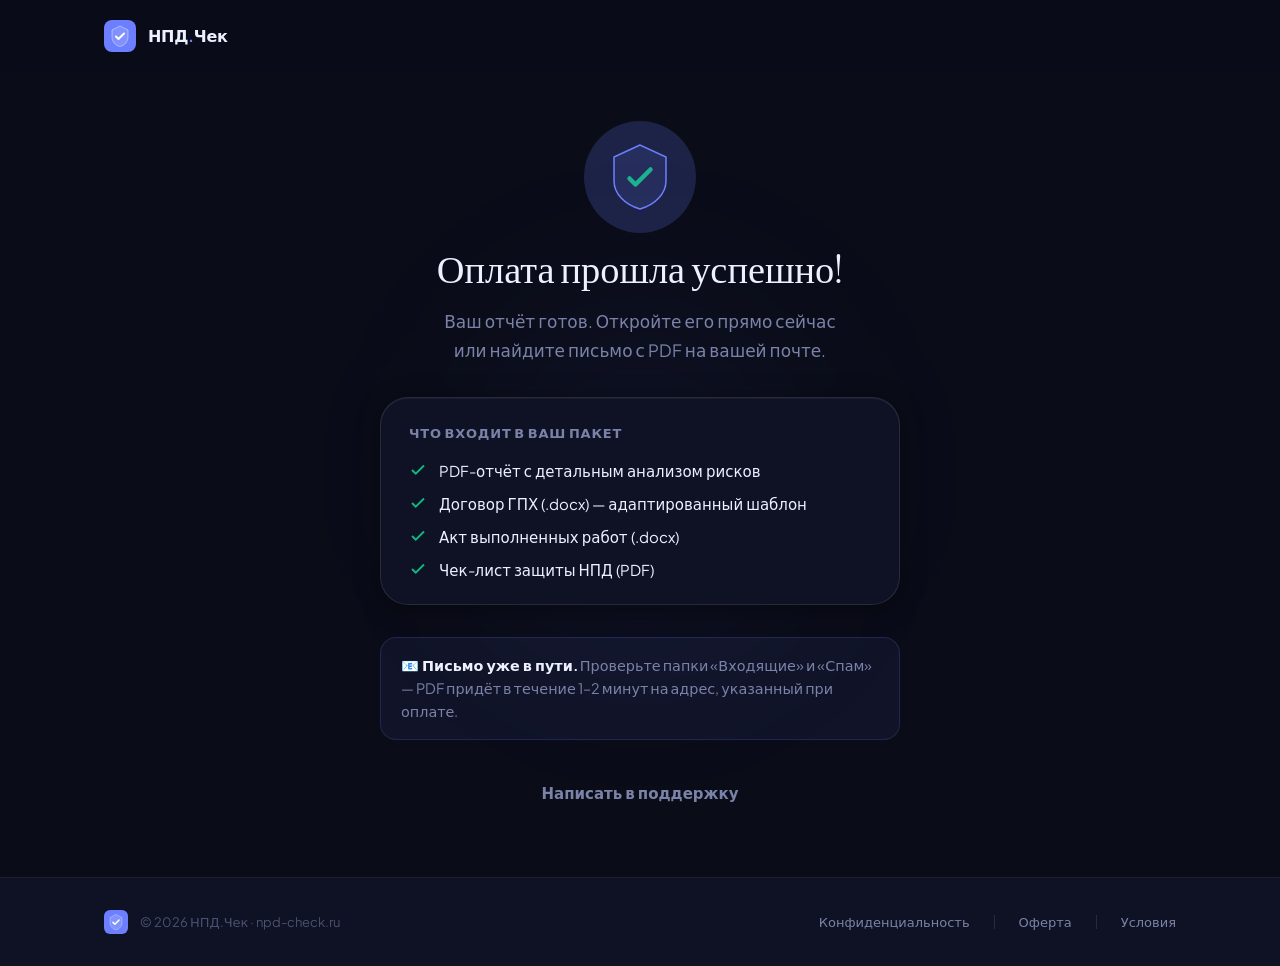
<file: success.html>
<!DOCTYPE html>
<html lang="ru">
<head>
  <meta charset="UTF-8">
  <meta name="viewport" content="width=device-width, initial-scale=1.0">
  <title>Оплата прошла успешно — НПД.Чек</title>
  <meta name="description" content="Ваш PDF-отчёт готов. Откройте отчёт или проверьте почту.">
  <meta name="robots" content="noindex,nofollow">
  <link rel="preconnect" href="https://fonts.googleapis.com">
  <link rel="preconnect" href="https://fonts.gstatic.com" crossorigin>
  <link href="https://fonts.googleapis.com/css2?family=Plus+Jakarta+Sans:wght@400;500;600;700;800&family=Instrument+Serif:ital@0;1&display=swap" rel="stylesheet">
  <link rel="icon" type="image/svg+xml" href="favicon.svg">
  <style>
    :root {
      --bg:#0A0C18; --bg-card:#0F1224; --bg-elevated:#151930;
      --border:rgba(255,255,255,0.06); --border-mid:rgba(255,255,255,0.10);
      --accent:#6C7FFF; --accent-2:#8B5CF6;
      --accent-glow:rgba(108,127,255,0.20); --accent-subtle:rgba(108,127,255,0.08);
      --green:#10B981;
      --text:#EDF0FF; --text-muted:#7B82A8; --text-faint:#4A5070;
      --radius-lg:16px; --radius-xl:20px; --radius-2xl:28px; --radius-full:9999px;
      --ease:cubic-bezier(0.16,1,0.3,1); --transition:200ms var(--ease);
      --shadow-card:0 1px 0 rgba(255,255,255,0.05) inset, 0 4px 24px rgba(0,0,0,0.4);
      --shadow-glow:0 0 40px rgba(108,127,255,0.15);
      --font-display:'Instrument Serif',Georgia,serif;
      --font-body:'Plus Jakarta Sans',system-ui,sans-serif;
    }
    *,*::before,*::after{box-sizing:border-box;margin:0;padding:0}
    html{-webkit-font-smoothing:antialiased;text-rendering:optimizeLegibility;scroll-behavior:smooth;overflow-x:hidden}
    body{min-height:100dvh;font-family:var(--font-body);font-size:clamp(1rem,0.95rem + 0.25vw,1.125rem);line-height:1.7;color:var(--text);background:var(--bg);display:flex;flex-direction:column;overflow-x:hidden}
    img,svg{display:block;max-width:100%;height:auto}
    a{color:inherit;text-decoration:none}
    button{cursor:pointer;background:none;border:none;font:inherit;color:inherit}
    h1,h2,h3{text-wrap:balance;line-height:1.1}
    a,button{transition:color var(--transition),background var(--transition),border-color var(--transition),box-shadow var(--transition),opacity var(--transition),transform var(--transition)}
    @media(prefers-reduced-motion:reduce){*,*::before,*::after{animation-duration:0.01ms!important;transition-duration:0.01ms!important}}

    /* HEADER */
    .site-header{position:sticky;top:0;z-index:100;background:rgba(10,12,24,0.85);backdrop-filter:blur(20px) saturate(180%);-webkit-backdrop-filter:blur(20px) saturate(180%);border-bottom:1px solid transparent;transition:border-color var(--transition)}
    .site-header--scrolled{border-bottom-color:var(--border-mid)}
    .header-inner{display:flex;align-items:center;justify-content:space-between;height:72px;gap:24px;max-width:1200px;margin:0 auto;padding:0 clamp(24px,5vw,80px)}
    .logo{display:flex;align-items:center;gap:12px;text-decoration:none;color:var(--text);flex-shrink:0}
    .logo:hover{opacity:0.8}
    .logo-text{font-family:var(--font-body);font-size:1rem;font-weight:700;letter-spacing:-0.02em}
    .logo-text span{color:var(--accent)}

    /* BUTTONS */
    .btn{display:inline-flex;align-items:center;justify-content:center;gap:8px;font-size:0.9375rem;font-weight:600;line-height:1;text-decoration:none;border:1.5px solid transparent;border-radius:var(--radius-full);padding:12px 28px;cursor:pointer;white-space:nowrap}
    .btn-primary{background:linear-gradient(135deg,var(--accent),var(--accent-2));color:#fff;border-color:transparent}
    .btn-primary:hover{transform:translateY(-2px);box-shadow:0 8px 32px rgba(108,127,255,0.35),var(--shadow-glow)}
    .btn-outline{background:transparent;color:var(--accent);border-color:var(--accent)}
    .btn-outline:hover{background:var(--accent-subtle);transform:translateY(-1px)}
    .btn-ghost{background:transparent;color:var(--text-muted);border-color:transparent}
    .btn-ghost:hover{color:var(--text);background:rgba(255,255,255,0.04)}
    .btn-lg{font-size:1rem;padding:14px 32px}

    /* MAIN */
    .status-page{flex:1;display:flex;align-items:center;justify-content:center;padding:4rem 1.5rem;position:relative}
    .ambient-blob{position:absolute;width:500px;height:500px;border-radius:50%;background:radial-gradient(circle,rgba(108,127,255,0.08) 0,transparent 70%);filter:blur(80px);top:50%;left:50%;transform:translate(-50%,-50%);pointer-events:none;z-index:0}
    .status-card{text-align:center;max-width:520px;width:100%;position:relative;z-index:1}

    /* Shield + checkmark */
    .icon-container{width:80px;height:80px;margin:0 auto 2rem;position:relative}
    .shield-glow{position:absolute;inset:-16px;border-radius:50%;background:var(--accent-glow);animation:glow-pulse 2s ease-in-out infinite}
    @keyframes glow-pulse{0%,100%{opacity:0.4;transform:scale(1)}50%{opacity:0.8;transform:scale(1.1)}}
    .shield-icon{position:relative;width:80px;height:80px;z-index:1}
    .checkmark-svg{position:absolute;top:50%;left:50%;transform:translate(-50%,-50%);width:36px;height:36px}
    .checkmark-svg path{stroke:var(--green);stroke-width:3;fill:none;stroke-linecap:round;stroke-linejoin:round;stroke-dasharray:48;stroke-dashoffset:48;animation:draw-check 0.6s 0.5s cubic-bezier(0.65,0,0.35,1) forwards}
    @keyframes draw-check{to{stroke-dashoffset:0}}

    .status-title{font-family:var(--font-display);font-size:clamp(1.75rem,1.4rem + 1.25vw,2.5rem);font-weight:400;color:var(--text);margin-bottom:1rem}
    .status-subtitle{font-size:clamp(0.9375rem,0.9rem + 0.2vw,1.0625rem);color:var(--text-muted);line-height:1.7;margin-bottom:2rem}

    /* Details */
    .details-card{background:var(--bg-card);border:1px solid var(--border-mid);border-radius:var(--radius-2xl);box-shadow:var(--shadow-card);padding:1.5rem 1.75rem;margin-bottom:2rem;text-align:left}
    .details-title{font-size:0.8125rem;font-weight:700;text-transform:uppercase;letter-spacing:0.06em;color:var(--text-muted);margin-bottom:1rem}
    .details-list{list-style:none;display:flex;flex-direction:column;gap:0.75rem}
    .details-list li{display:flex;align-items:center;gap:0.75rem;font-size:0.9375rem;color:var(--text);line-height:1.4}
    .details-list li svg{flex-shrink:0;color:var(--green)}

    /* Email note */
    .email-note{background:rgba(108,127,255,0.07);border:1px solid rgba(108,127,255,0.18);border-radius:var(--radius-lg);padding:1rem 1.25rem;margin-bottom:2rem;text-align:left;font-size:0.9rem;color:var(--text-muted);line-height:1.6}
    .email-note strong{color:var(--text)}

    .status-actions{display:flex;align-items:center;justify-content:center;gap:1rem;flex-wrap:wrap}

    /* FOOTER */
    .site-footer{background:var(--bg-card);border-top:1px solid var(--border);padding:2rem 0;margin-top:auto}
    .footer-inner{max-width:1200px;margin:0 auto;padding:0 clamp(24px,5vw,80px);display:flex;align-items:center;justify-content:space-between;gap:1.5rem;flex-wrap:wrap}
    .footer-brand{display:flex;align-items:center;gap:0.75rem}
    .footer-copy{font-size:0.8125rem;color:var(--text-faint)}
    .footer-links{display:flex;align-items:center;gap:1.5rem;flex-wrap:wrap}
    .footer-link{font-size:0.8125rem;color:var(--text-muted)}
    .footer-link:hover{color:var(--text)}
    .footer-divider{width:1px;height:14px;background:var(--border-mid)}
    @media(max-width:768px){.footer-inner{flex-direction:column;text-align:center}.footer-links{justify-content:center}.status-actions{flex-direction:column;align-items:stretch}}
  </style>
</head>
<body>
<header class="site-header" id="site-header">
  <div class="header-inner">
    <a href="/" class="logo" aria-label="НПД.Чек — на главную">
      <svg width="32" height="32" viewBox="0 0 32 32" fill="none" aria-hidden="true">
        <rect width="32" height="32" rx="8" fill="var(--accent)"/>
        <path d="M16 6L8 10V17C8 21.4 11.4 25.5 16 26.5C20.6 25.5 24 21.4 24 17V10L16 6Z" fill="rgba(255,255,255,0.15)" stroke="rgba(255,255,255,0.4)" stroke-width="1"/>
        <path d="M12 16.5L14.5 19L20 13.5" stroke="#fff" stroke-width="2" stroke-linecap="round" stroke-linejoin="round"/>
      </svg>
      <span class="logo-text">НПД<span>.</span>Чек</span>
    </a>
  </div>
</header>

<main class="status-page">
  <div class="ambient-blob"></div>
  <div class="status-card">
    <div class="icon-container">
      <div class="shield-glow"></div>
      <svg class="shield-icon" viewBox="0 0 80 80" fill="none">
        <path d="M40 8L14 20V44C14 56.8 25.2 68 40 72C54.8 68 66 56.8 66 44V20L40 8Z" fill="rgba(108,127,255,0.12)" stroke="var(--accent)" stroke-width="1.5"/>
      </svg>
      <svg class="checkmark-svg" viewBox="0 0 24 24">
        <path d="M5 13l4 4L19 7"/>
      </svg>
    </div>

    <h1 class="status-title">Оплата прошла успешно!</h1>
    <p class="status-subtitle">Ваш отчёт готов. Откройте его прямо сейчас<br>или найдите письмо с PDF на вашей почте.</p>

    <div class="details-card">
      <p class="details-title">Что входит в ваш пакет</p>
      <ul class="details-list">
        <li>
          <svg width="18" height="18" viewBox="0 0 24 24" fill="none" stroke="currentColor" stroke-width="2.5"><polyline points="20 6 9 17 4 12"/></svg>
          PDF-отчёт с детальным анализом рисков
        </li>
        <li>
          <svg width="18" height="18" viewBox="0 0 24 24" fill="none" stroke="currentColor" stroke-width="2.5"><polyline points="20 6 9 17 4 12"/></svg>
          Договор ГПХ (.docx) — адаптированный шаблон
        </li>
        <li>
          <svg width="18" height="18" viewBox="0 0 24 24" fill="none" stroke="currentColor" stroke-width="2.5"><polyline points="20 6 9 17 4 12"/></svg>
          Акт выполненных работ (.docx)
        </li>
        <li>
          <svg width="18" height="18" viewBox="0 0 24 24" fill="none" stroke="currentColor" stroke-width="2.5"><polyline points="20 6 9 17 4 12"/></svg>
          Чек-лист защиты НПД (PDF)
        </li>
      </ul>
    </div>

    <div class="email-note">
      <strong>📧 Письмо уже в пути.</strong> Проверьте папки «Входящие» и «Спам» — PDF придёт в течение 1–2 минут на адрес, указанный при оплате.
    </div>

    <div class="status-actions">
      <a href="#" id="btn-report" class="btn btn-primary btn-lg">
        <svg width="16" height="16" viewBox="0 0 24 24" fill="none" stroke="currentColor" stroke-width="2.5" aria-hidden="true"><path d="M14 2H6a2 2 0 00-2 2v16a2 2 0 002 2h12a2 2 0 002-2V8z"/><polyline points="14 2 14 8 20 8"/></svg>
        Открыть отчёт
      </a>
      <a href="mailto:support@npd-check.ru" class="btn btn-ghost">Написать в поддержку</a>
    </div>
  </div>
</main>

<footer class="site-footer">
  <div class="footer-inner">
    <div class="footer-brand">
      <svg width="24" height="24" viewBox="0 0 32 32" fill="none" aria-hidden="true">
        <rect width="32" height="32" rx="8" fill="var(--accent)"/>
        <path d="M16 6L8 10V17C8 21.4 11.4 25.5 16 26.5C20.6 25.5 24 21.4 24 17V10L16 6Z" fill="rgba(255,255,255,0.15)" stroke="rgba(255,255,255,0.4)" stroke-width="1"/>
        <path d="M12 16.5L14.5 19L20 13.5" stroke="#fff" stroke-width="2" stroke-linecap="round" stroke-linejoin="round"/>
      </svg>
      <span class="footer-copy">© 2026 НПД.Чек · npd-check.ru</span>
    </div>
    <div class="footer-links">
      <a href="privacy.html" class="footer-link">Конфиденциальность</a>
      <span class="footer-divider" aria-hidden="true"></span>
      <a href="offer.html" class="footer-link">Оферта</a>
      <span class="footer-divider" aria-hidden="true"></span>
      <a href="terms.html" class="footer-link">Условия</a>
    </div>
  </div>
</footer>

<script>
(function () {
  // Sticky header
  var header = document.getElementById('site-header');
  window.addEventListener('scroll', function () {
    header.classList.toggle('site-header--scrolled', window.scrollY > 10);
  });

  // Подставляем токен из URL в кнопку «Открыть отчёт»
  var params = new URLSearchParams(window.location.search);
  var token = params.get('token');
  var btn = document.getElementById('btn-report');

  if (token) {
    btn.href = '/report.html?token=' + encodeURIComponent(token);
  } else {
    // Токен не передан — скрываем кнопку, показываем fallback
    btn.style.display = 'none';
  }
  if (window.ym) { ym(108266785, 'reachGoal', 'payment_success'); }
})();
</script>
<script>
(function() {
  const TIER_ITEMS = {
    protection: [
      'Персональный PDF-отчёт с анализом рисков',
      'Договор ГПХ — шаблон (.docx)',
      'Акт выполненных работ — шаблон (.docx)',
      'Чек-лист безопасности НПД (.pdf)',
    ],
    shield: [
      'Персональный PDF-отчёт с анализом рисков',
      'Договор ГПХ — шаблон (.docx)',
      'Акт выполненных работ — шаблон (.docx)',
      'Чек-лист безопасности НПД (.pdf)',
      'Персонализированный договор ГПХ под ваши данные',
      'Письмо заказчику с защитными формулировками',
      'Консультация в чате 24ч',
    ],
    armor: [
      'Персональный PDF-отчёт с анализом рисков',
      'Договор ГПХ — шаблон (.docx)',
      'Акт выполненных работ — шаблон (.docx)',
      'Чек-лист безопасности НПД (.pdf)',
      'Персонализированный договор ГПХ под ваши данные',
      'Письмо заказчику с защитными формулировками',
      'Возражение в ФНС на акт проверки (.pdf)',
      'Приоритетная поддержка',
    ],
  };
  const TIER_NAMES = { protection: 'Стандарт', shield: 'Щит', armor: 'Броня' };

  async function init() {
    const token = new URLSearchParams(window.location.search).get('token');
    if (!token) return;
    try {
      const data = await fetch(`/api/report/page/${token}`).then(r => r.ok ? r.json() : null);
      if (!data) return;
      const tier = data.tier || 'protection';
      const titleEl = document.querySelector('.details-title');
      if (titleEl) titleEl.textContent = `Тариф «${TIER_NAMES[tier]}» — что входит:`;
      const listEl = document.querySelector('.details-list');
      if (listEl) {
        listEl.innerHTML = (TIER_ITEMS[tier] || TIER_ITEMS.protection).map(item => `
          <li><svg width="18" height="18" viewBox="0 0 24 24" fill="none" stroke="currentColor" stroke-width="2.5">
            <polyline points="20 6 9 17 4 12"/></svg>${item}</li>
        `).join('');
      }
      const btn = document.querySelector('a.btn-primary');
      if (btn) { btn.href = `/report?token=${token}`; btn.textContent = 'Перейти к отчёту →'; }
    } catch(e) {}
  }
  document.addEventListener('DOMContentLoaded', init);
})();
</script>
</body>
</html>
</file>
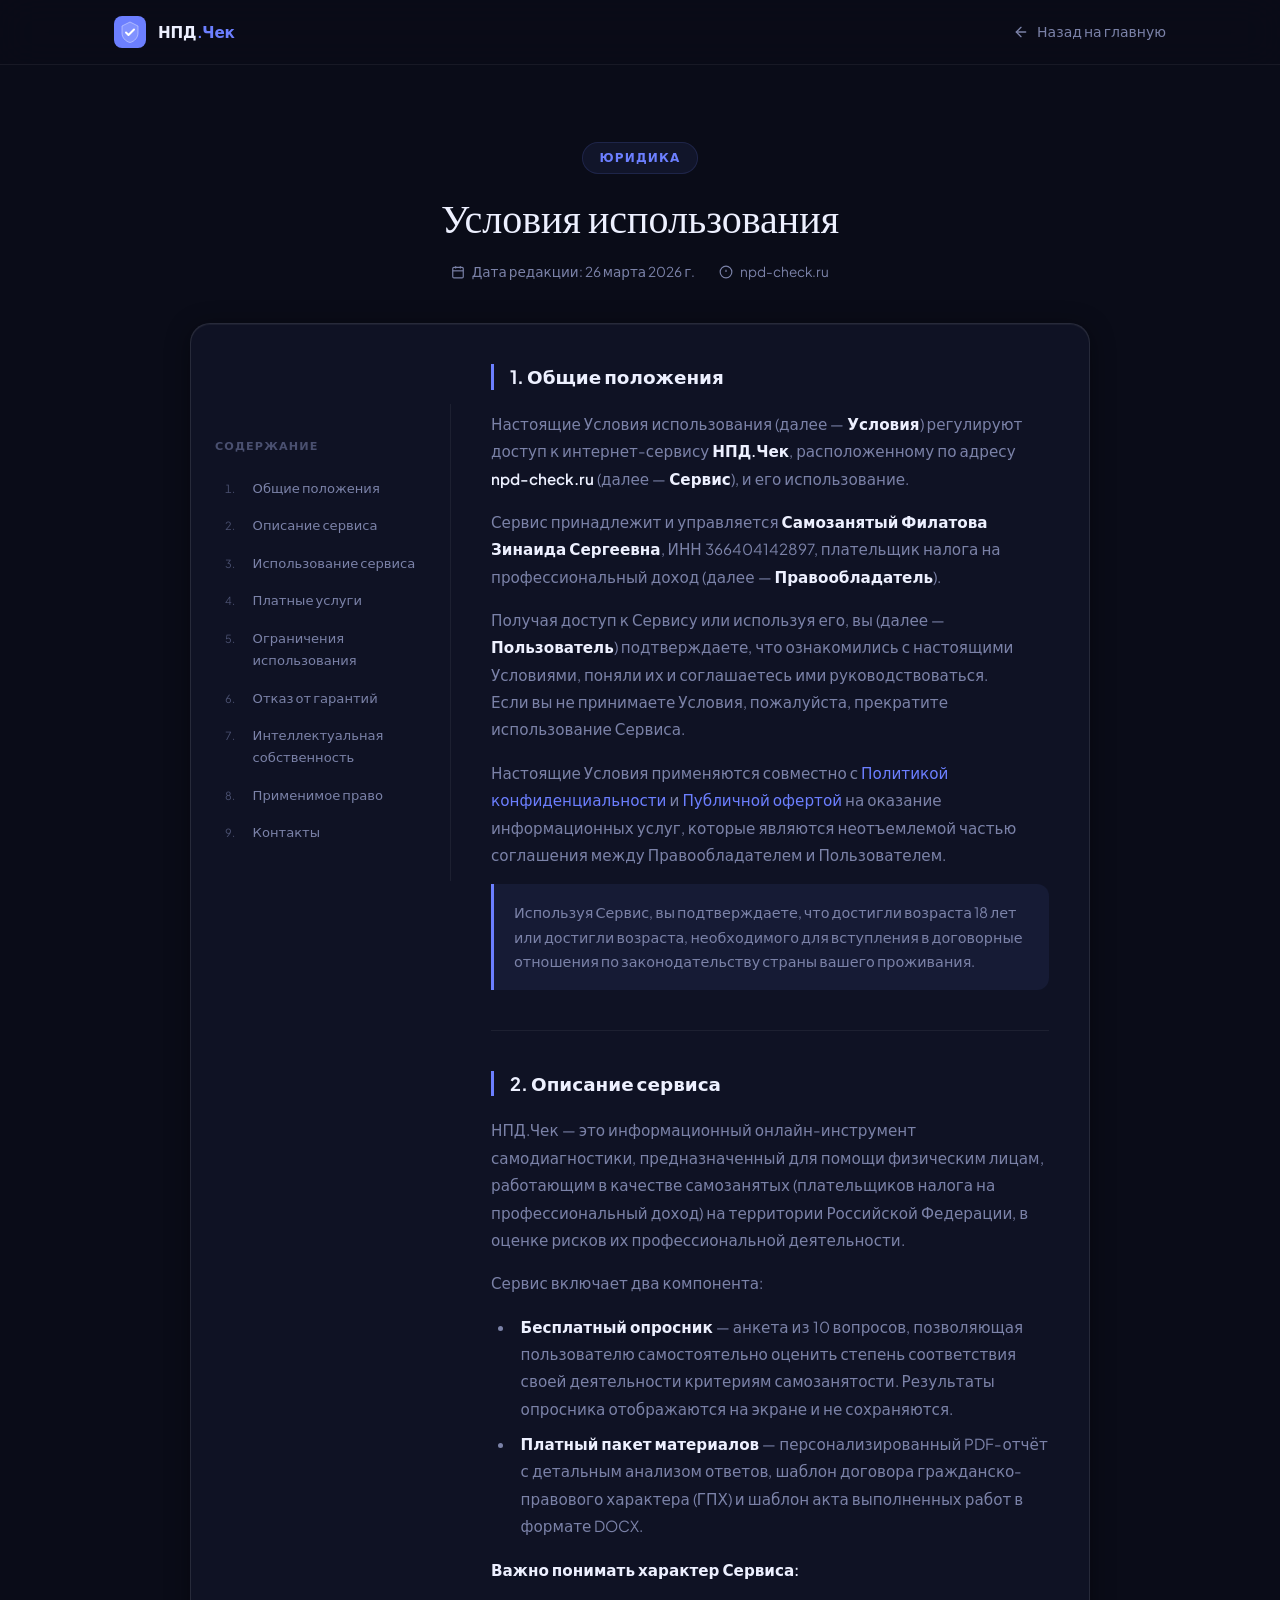
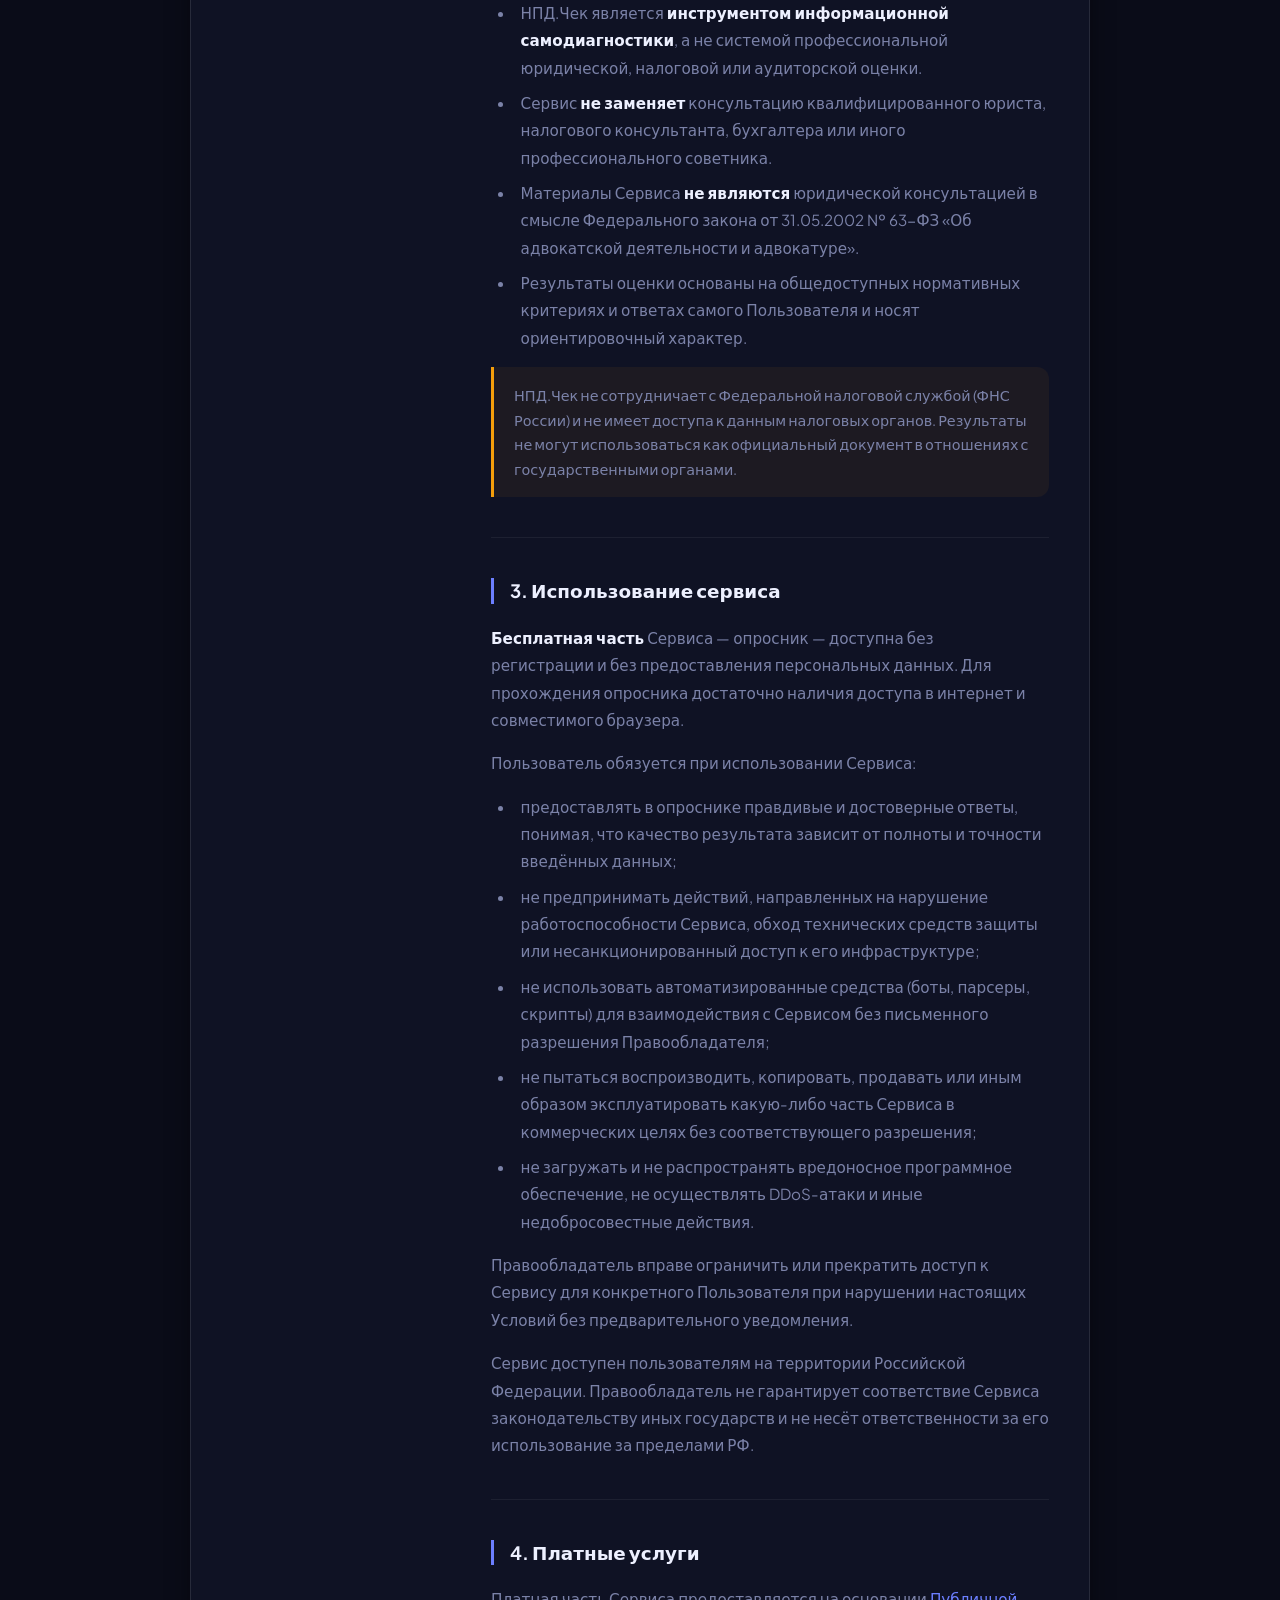
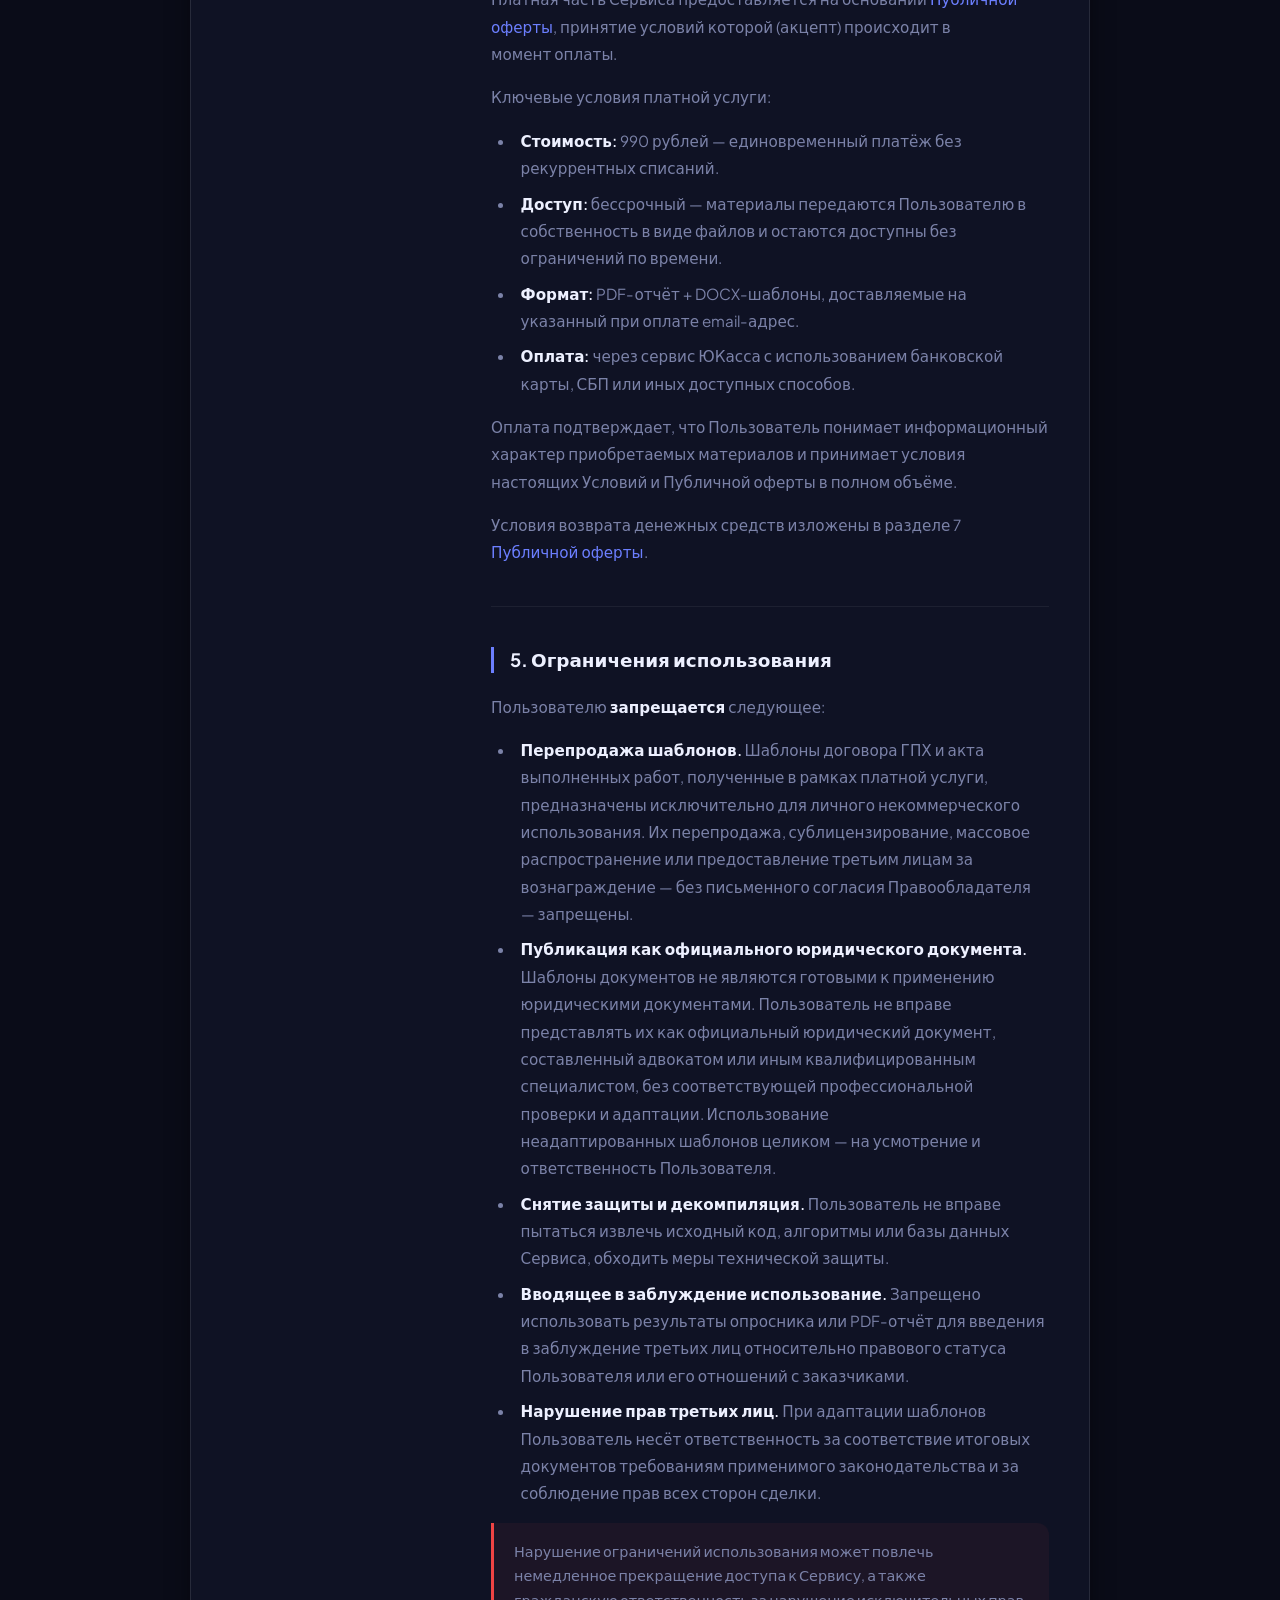
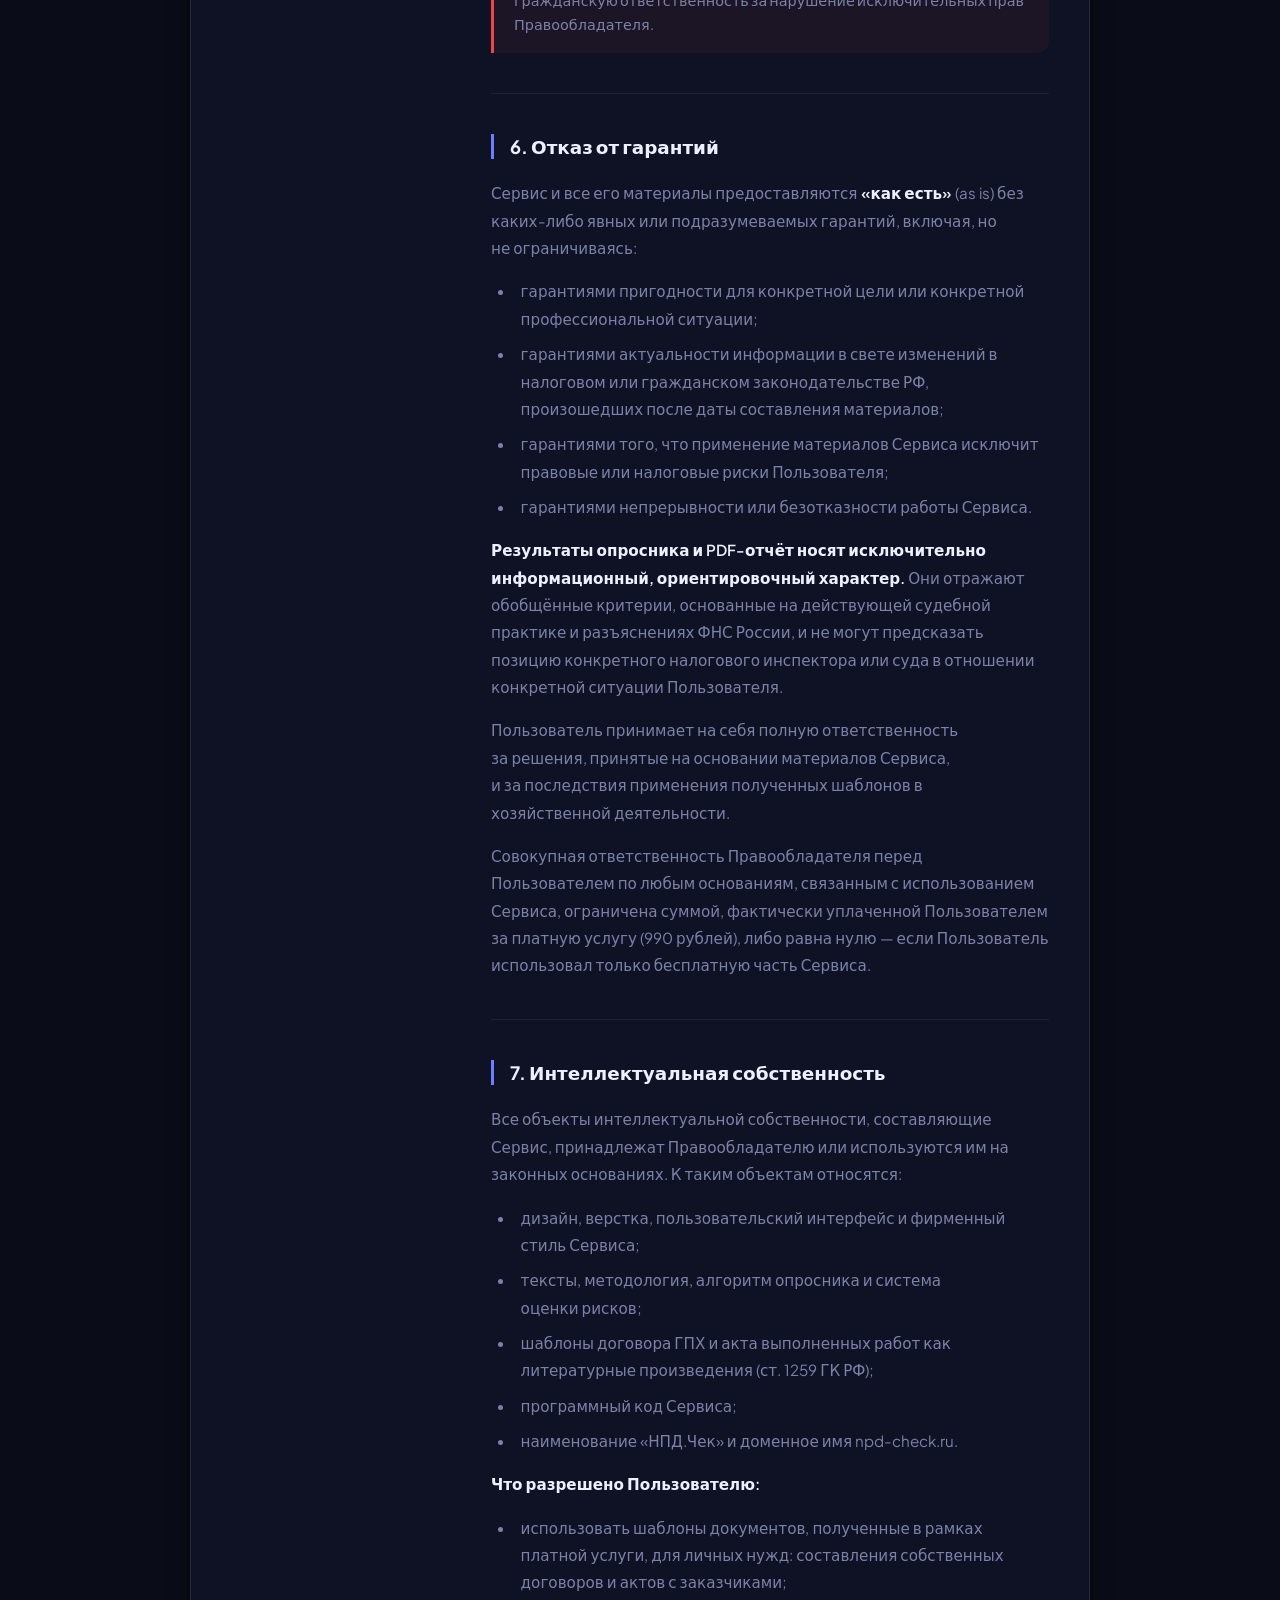
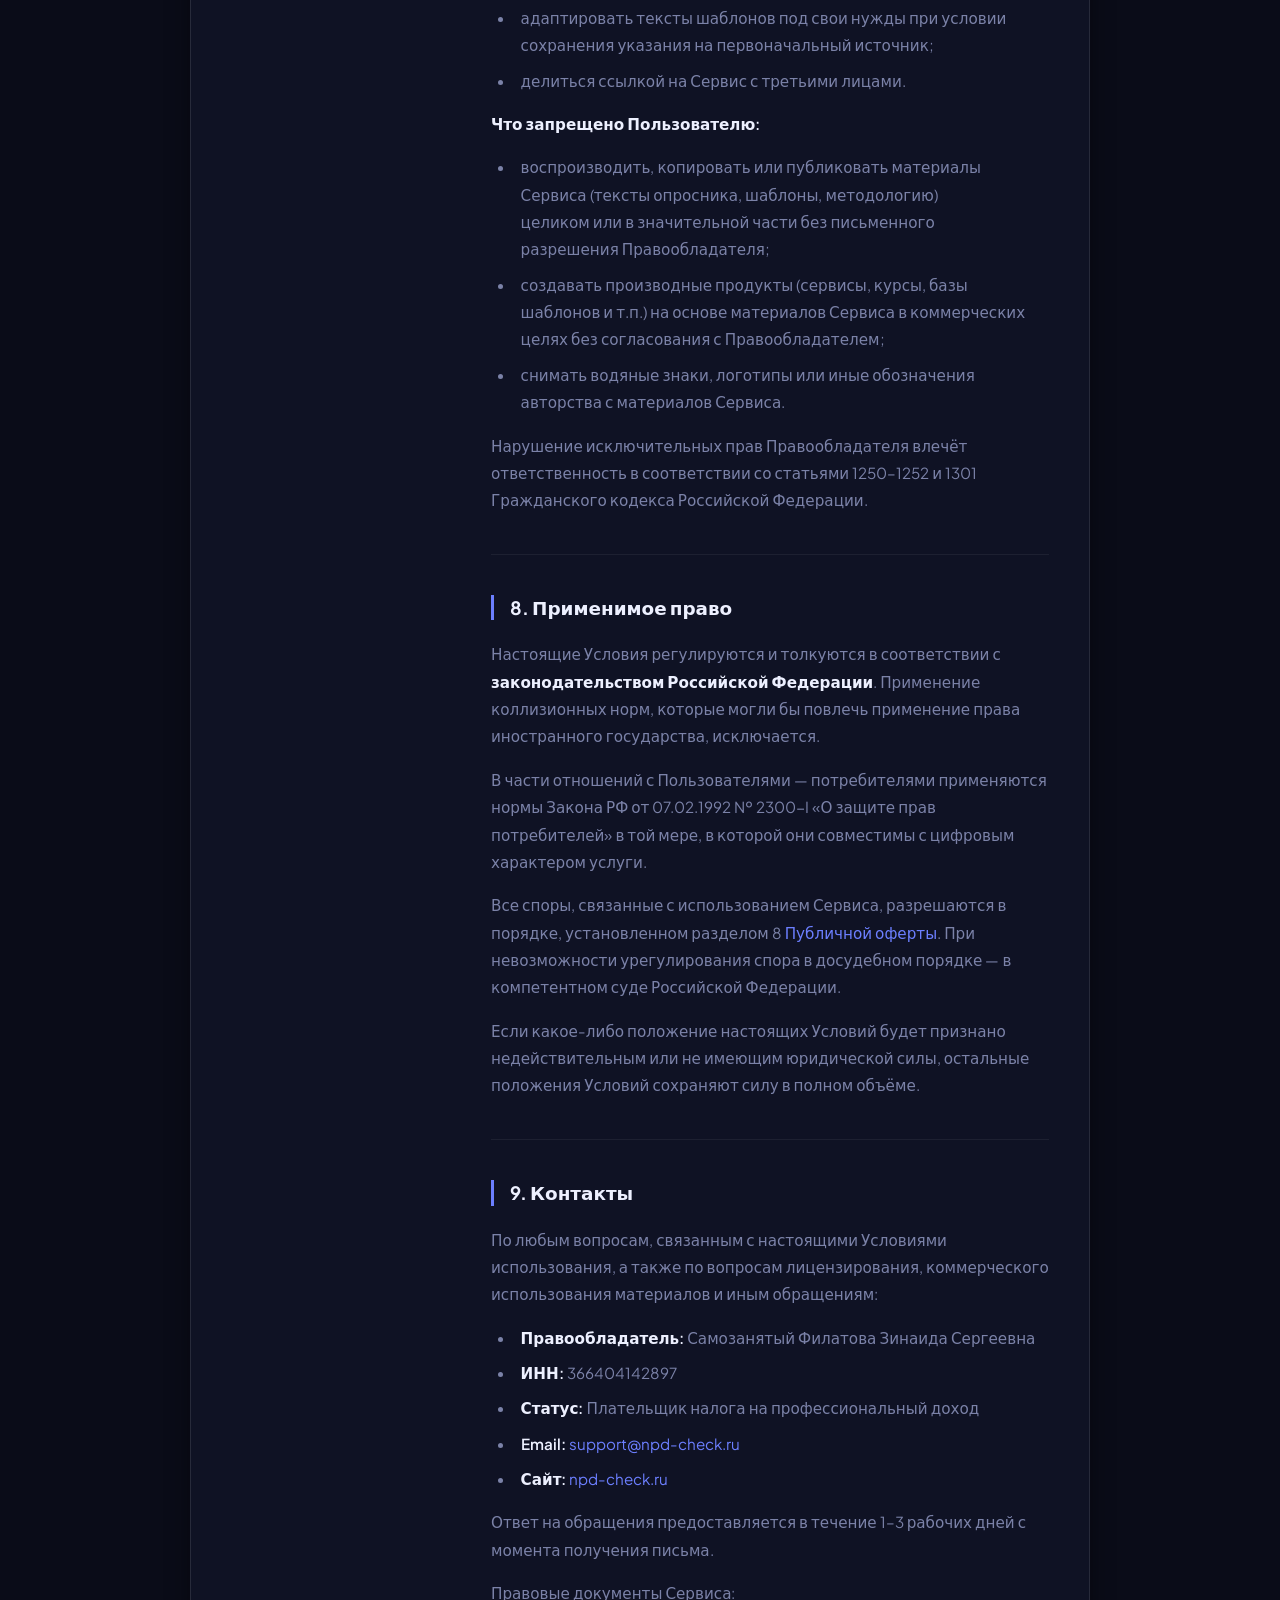
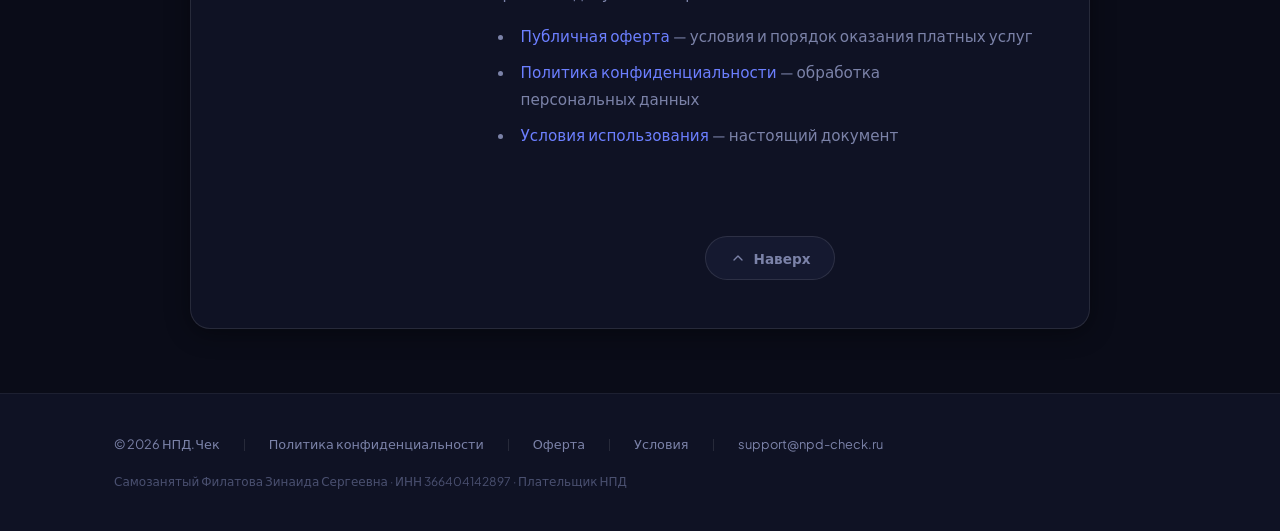
<file: terms.html>
<!DOCTYPE html>
<html lang="ru">
<meta charset="UTF-8">
<meta name="viewport" content="width=device-width, initial-scale=1.0">
<meta name="robots" content="noindex">
<title>Условия использования — НПД.Чек</title>
<meta name="description" content="Условия использования сервиса аудита рисков для самозанятых npd-check.ru.">
<meta property="og:title" content="Условия использования — НПД.Чек">
<meta property="og:url" content="https://npd-check.ru/terms.html">
<meta property="og:type" content="website">

<link rel="preconnect" href="https://fonts.googleapis.com">
<link rel="preconnect" href="https://fonts.gstatic.com" crossorigin>
<link href="https://fonts.googleapis.com/css2?family=Plus+Jakarta+Sans:wght@400;500;600;700;800&family=Instrument+Serif:ital@0;1&display=swap" rel="stylesheet">

<link rel="canonical" href="https://npd-check.ru/terms.html">
<link rel="icon" type="image/svg+xml" href="favicon.svg">

<style>
/* ============================================================
   DESIGN TOKENS — НПД.Чек Dark Theme
   ============================================================ */
:root {
  --bg:            #0A0C18;
  --bg-card:       #0F1224;
  --bg-elevated:   #151930;
  --border:        rgba(255,255,255,0.06);
  --border-mid:    rgba(255,255,255,0.10);
  --accent:        #6C7FFF;
  --accent-2:      #8B5CF6;
  --accent-subtle: rgba(108,127,255,0.08);
  --amber:         #F59E0B;
  --green:         #10B981;
  --red:           #EF4444;
  --text:          #EDF0FF;
  --text-muted:    #7B82A8;
  --text-faint:    #4A5070;
  --radius-md:     12px;
  --radius-lg:     16px;
  --radius-xl:     20px;
  --radius-2xl:    28px;
  --radius-full:   9999px;
  --ease:          cubic-bezier(0.16, 1, 0.3, 1);
  --shadow-card:   0 1px 0 rgba(255,255,255,0.05) inset, 0 4px 24px rgba(0,0,0,0.4);
  --font-display:  'Instrument Serif', Georgia, serif;
  --font-body:     'Plus Jakarta Sans', system-ui, sans-serif;
}

*, *::before, *::after { box-sizing: border-box; margin: 0; padding: 0; }

html {
  -webkit-font-smoothing: antialiased;
  -moz-osx-font-smoothing: grayscale;
  text-rendering: optimizeLegibility;
  scroll-behavior: smooth;
  scroll-padding-top: 100px;
}

body {
  min-height: 100dvh;
  font-family: var(--font-body);
  font-size: 1rem;
  line-height: 1.7;
  color: var(--text);
  background-color: var(--bg);
}

img, svg { display: block; max-width: 100%; height: auto; }
input, button, textarea, select { font: inherit; color: inherit; }
h1, h2, h3, h4, h5, h6 { text-wrap: balance; line-height: 1.25; }
p, li { text-wrap: pretty; }
button { cursor: pointer; background: none; border: none; }
a { color: var(--accent); text-decoration: none; transition: color 180ms var(--ease); }
a:hover { color: #8B9AFF; }

::selection { background: rgba(108,127,255,0.2); color: var(--text); }
:focus-visible { outline: 2px solid var(--accent); outline-offset: 3px; border-radius: 6px; }

@media (prefers-reduced-motion: reduce) {
  *, *::before, *::after { animation-duration: 0.01ms !important; transition-duration: 0.01ms !important; }
}

.container { width: 100%; max-width: 1100px; margin: 0 auto; padding: 0 1.5rem; }

/* HEADER */
.site-header {
  position: sticky; top: 0; z-index: 100;
  background: rgba(10,12,24,0.8);
  backdrop-filter: blur(20px); -webkit-backdrop-filter: blur(20px);
  border-bottom: 1px solid var(--border);
  transition: box-shadow 180ms var(--ease);
}
.site-header--scrolled { box-shadow: 0 4px 24px rgba(0,0,0,0.3); }
.header-inner { display: flex; align-items: center; justify-content: space-between; height: 64px; gap: 1.5rem; }
.logo { display: flex; align-items: center; gap: 0.75rem; text-decoration: none; color: var(--text); flex-shrink: 0; }
.logo:hover { opacity: 0.85; }
.logo-text { font-family: var(--font-body); font-size: 0.95rem; font-weight: 700; letter-spacing: -0.01em; color: var(--text); }
.logo-text span { color: var(--accent); }
.back-link { display: inline-flex; align-items: center; gap: 0.5rem; font-size: 0.875rem; font-weight: 500; color: var(--text-muted); text-decoration: none; transition: color 180ms var(--ease); }
.back-link:hover { color: var(--accent); }

/* HERO */
.legal-hero { padding: clamp(3rem, 6vw, 5rem) 0 2.5rem; text-align: center; }
.legal-hero-label { display: inline-block; font-family: var(--font-body); font-size: 0.75rem; font-weight: 600; letter-spacing: 0.1em; text-transform: uppercase; color: var(--accent); background: var(--accent-subtle); border: 1px solid rgba(108,127,255,0.15); border-radius: var(--radius-full); padding: 0.3rem 1rem; margin-bottom: 1.25rem; }
.legal-hero h1 { font-family: var(--font-display); font-size: clamp(1.75rem, 1.2rem + 2vw, 2.5rem); font-weight: 400; color: var(--text); margin-bottom: 1rem; }
.legal-hero-meta { font-family: var(--font-body); font-size: 0.85rem; color: var(--text-muted); display: flex; flex-wrap: wrap; justify-content: center; gap: 1.5rem; }
.legal-hero-meta-item { display: inline-flex; align-items: center; gap: 0.4rem; }

/* CARD */
.legal-card { max-width: 900px; margin: 0 auto 4rem; background: var(--bg-card); border: 1px solid var(--border-mid); border-radius: var(--radius-xl); box-shadow: var(--shadow-card); overflow: hidden; }
.legal-card-inner { display: flex; gap: 0; }

/* TOC */
.toc { width: 260px; flex-shrink: 0; padding: 2rem 1.5rem; border-right: 1px solid var(--border); position: sticky; top: 80px; align-self: flex-start; max-height: calc(100dvh - 100px); overflow-y: auto; }
.toc-title { font-family: var(--font-body); font-size: 0.7rem; font-weight: 700; letter-spacing: 0.1em; text-transform: uppercase; color: var(--text-faint); margin-bottom: 1rem; }
.toc-list { list-style: none; display: flex; flex-direction: column; gap: 0.25rem; }
.toc-list li a { font-family: var(--font-body); font-size: 0.82rem; color: var(--text-muted); text-decoration: none; display: flex; align-items: baseline; gap: 0.5rem; padding: 0.35rem 0.6rem; border-radius: 8px; transition: all 180ms var(--ease); }
.toc-list li a:hover { color: var(--accent); background: var(--accent-subtle); }
.toc-num { font-size: 0.7rem; color: var(--text-faint); min-width: 1.25rem; font-feature-settings: "tnum"; }

/* CONTENT */
.legal-body { flex: 1; min-width: 0; padding: 2.5rem 2.5rem 3rem; }
.legal-content { display: flex; flex-direction: column; gap: 2.5rem; }
.legal-section { scroll-margin-top: 100px; }
.legal-section-title { font-family: var(--font-body); font-size: 1.15rem; font-weight: 700; color: var(--text); padding-left: 1rem; border-left: 3px solid var(--accent); margin-bottom: 1.25rem; line-height: 1.4; }
.legal-section p { color: var(--text-muted); margin-bottom: 1rem; font-size: 0.95rem; line-height: 1.8; max-width: 800px; }
.legal-section p:last-child { margin-bottom: 0; }
.legal-section ul, .legal-section ol { padding-left: 1.5rem; color: var(--text-muted); display: flex; flex-direction: column; gap: 0.5rem; margin-bottom: 1rem; font-size: 0.95rem; line-height: 1.8; max-width: 800px; }
.legal-section li { padding-left: 0.35rem; }
.legal-section strong { color: var(--text); font-weight: 600; }
.legal-section a { color: var(--accent); }
.legal-section a:hover { text-decoration: underline; }

.legal-highlight { background: var(--accent-subtle); border-left: 3px solid var(--accent); border-radius: 0 var(--radius-md) var(--radius-md) 0; padding: 1rem 1.25rem; font-size: 0.9rem; color: var(--text-muted); margin-top: 1rem; line-height: 1.7; }
.legal-note { background: rgba(245,158,11,0.06); border-left: 3px solid var(--amber); border-radius: 0 var(--radius-md) var(--radius-md) 0; padding: 1rem 1.25rem; font-size: 0.9rem; color: var(--text-muted); margin-top: 1rem; line-height: 1.7; }
.legal-danger { background: rgba(239,68,68,0.06); border-left: 3px solid var(--red); border-radius: 0 var(--radius-md) var(--radius-md) 0; padding: 1rem 1.25rem; font-size: 0.9rem; color: var(--text-muted); margin-top: 1rem; line-height: 1.7; }
.legal-divider { height: 1px; background: var(--border); border: none; }

/* SCROLL TOP */
.scroll-top { display: flex; align-items: center; justify-content: center; gap: 0.5rem; margin: 2rem auto 0; font-size: 0.85rem; font-weight: 600; color: var(--text-muted); text-decoration: none; padding: 0.6rem 1.5rem; border-radius: var(--radius-full); border: 1px solid var(--border-mid); background: var(--bg-elevated); transition: all 180ms var(--ease); }
.scroll-top:hover { color: var(--accent); border-color: var(--accent); background: var(--accent-subtle); }

/* FOOTER */
.site-footer { background: var(--bg-card); border-top: 1px solid var(--border); padding: 2.5rem 0; }
.footer-top { display: flex; align-items: center; justify-content: space-between; flex-wrap: wrap; gap: 1rem; margin-bottom: 1rem; }
.footer-top-left { display: flex; align-items: center; gap: 1.5rem; flex-wrap: wrap; font-size: 0.8rem; color: var(--text-muted); }
.footer-top-left a { color: var(--text-muted); text-decoration: none; }
.footer-top-left a:hover { color: var(--text); }
.footer-divider-v { width: 1px; height: 12px; background: var(--border-mid); display: inline-block; }
.footer-bottom { font-size: 0.75rem; color: var(--text-faint); line-height: 1.6; }
.footer-bottom a { color: var(--text-faint); text-decoration: none; }
.footer-bottom a:hover { color: var(--text-muted); }

/* RESPONSIVE */
@media (max-width: 768px) {
  .legal-card-inner { flex-direction: column; }
  .toc { width: 100%; position: static; max-height: none; border-right: none; border-bottom: 1px solid var(--border); padding: 1.5rem; }
  .legal-body { padding: 1.5rem; }
  .legal-hero { padding: 2rem 0 1.5rem; }
  .footer-top { flex-direction: column; text-align: center; }
  .footer-top-left { justify-content: center; }
  .footer-bottom { text-align: center; }
}
</style>
</head>
<body>

<!-- HEADER -->
<header class="site-header" id="site-header">
  <div class="container">
    <div class="header-inner">
      <a href="/" class="logo" aria-label="НПД.Чек — на главную">
        <svg width="32" height="32" viewBox="0 0 32 32" fill="none" xmlns="http://www.w3.org/2000/svg" aria-hidden="true">
          <rect width="32" height="32" rx="8" fill="var(--accent)"/>
          <path d="M16 6L8 10V17C8 21.4 11.4 25.5 16 26.5C20.6 25.5 24 21.4 24 17V10L16 6Z" fill="rgba(255,255,255,0.15)" stroke="rgba(255,255,255,0.4)" stroke-width="1"/>
          <path d="M12 16.5L14.5 19L20 13.5" stroke="#fff" stroke-width="2" stroke-linecap="round" stroke-linejoin="round"/>
        </svg>
        <span class="logo-text">НПД<span>.Чек</span></span>
      </a>
      <a href="/" class="back-link">
        <svg width="16" height="16" viewBox="0 0 24 24" fill="none" stroke="currentColor" stroke-width="2" stroke-linecap="round" stroke-linejoin="round"><path d="M19 12H5"/><path d="M12 19l-7-7 7-7"/></svg>
        Назад на главную
      </a>
    </div>
  </div>
</header>

<!-- HERO -->
<section class="legal-hero" id="top">
  <div class="container">
    <div class="legal-hero-label">Юридика</div>
    <h1>Условия использования</h1>
    <div class="legal-hero-meta">
      <span class="legal-hero-meta-item">
        <svg width="14" height="14" viewBox="0 0 24 24" fill="none" stroke="currentColor" stroke-width="2" aria-hidden="true"><rect x="3" y="4" width="18" height="18" rx="2" ry="2"/><line x1="16" y1="2" x2="16" y2="6"/><line x1="8" y1="2" x2="8" y2="6"/><line x1="3" y1="10" x2="21" y2="10"/></svg>
        Дата редакции: 26 марта 2026 г.
      </span>
      <span class="legal-hero-meta-item">
        <svg width="14" height="14" viewBox="0 0 24 24" fill="none" stroke="currentColor" stroke-width="2" aria-hidden="true"><circle cx="12" cy="12" r="10"/><path d="M12 8v4m0 4h.01"/></svg>
        npd-check.ru
      </span>
    </div>
  </div>
</section>

<!-- MAIN -->
<main>
  <div class="container">
    <div class="legal-card">
      <div class="legal-card-inner">

        <!-- TOC -->
        <nav class="toc" aria-label="Содержание">
          <div class="toc-title">Содержание</div>
          <ol class="toc-list">
            <li><a href="#s1"><span class="toc-num">1.</span>Общие положения</a></li>
            <li><a href="#s2"><span class="toc-num">2.</span>Описание сервиса</a></li>
            <li><a href="#s3"><span class="toc-num">3.</span>Использование сервиса</a></li>
            <li><a href="#s4"><span class="toc-num">4.</span>Платные услуги</a></li>
            <li><a href="#s5"><span class="toc-num">5.</span>Ограничения использования</a></li>
            <li><a href="#s6"><span class="toc-num">6.</span>Отказ от гарантий</a></li>
            <li><a href="#s7"><span class="toc-num">7.</span>Интеллектуальная собственность</a></li>
            <li><a href="#s8"><span class="toc-num">8.</span>Применимое право</a></li>
            <li><a href="#s9"><span class="toc-num">9.</span>Контакты</a></li>
          </ol>
        </nav>

        <!-- Content -->
        <div class="legal-body">
          <div class="legal-content">

            <!-- 1 -->
            <section class="legal-section" id="s1">
              <h2 class="legal-section-title">1. Общие положения</h2>
              <p>Настоящие Условия использования (далее — <strong>Условия</strong>) регулируют доступ к интернет-сервису <strong>НПД.Чек</strong>, расположенному по адресу <strong>npd-check.ru</strong> (далее — <strong>Сервис</strong>), и его использование.</p>
              <p>Сервис принадлежит и управляется <strong>Самозанятый Филатова Зинаида Сергеевна</strong>, ИНН 366404142897, плательщик налога на профессиональный доход (далее — <strong>Правообладатель</strong>).</p>
              <p>Получая доступ к Сервису или используя его, вы (далее — <strong>Пользователь</strong>) подтверждаете, что ознакомились с настоящими Условиями, поняли их и соглашаетесь ими руководствоваться. Если вы не принимаете Условия, пожалуйста, прекратите использование Сервиса.</p>
              <p>Настоящие Условия применяются совместно с <a href="/privacy.html">Политикой конфиденциальности</a> и <a href="/offer.html">Публичной офертой</a> на оказание информационных услуг, которые являются неотъемлемой частью соглашения между Правообладателем и Пользователем.</p>
              <div class="legal-highlight">
                Используя Сервис, вы подтверждаете, что достигли возраста 18 лет или достигли возраста, необходимого для вступления в договорные отношения по законодательству страны вашего проживания.
              </div>
            </section>

            <hr class="legal-divider">

            <!-- 2 -->
            <section class="legal-section" id="s2">
              <h2 class="legal-section-title">2. Описание сервиса</h2>
              <p>НПД.Чек — это информационный онлайн-инструмент самодиагностики, предназначенный для помощи физическим лицам, работающим в качестве самозанятых (плательщиков налога на профессиональный доход) на территории Российской Федерации, в оценке рисков их профессиональной деятельности.</p>
              <p>Сервис включает два компонента:</p>
              <ul>
                <li><strong>Бесплатный опросник</strong> — анкета из 10 вопросов, позволяющая пользователю самостоятельно оценить степень соответствия своей деятельности критериям самозанятости. Результаты опросника отображаются на экране и не сохраняются.</li>
                <li><strong>Платный пакет материалов</strong> — персонализированный PDF-отчёт с детальным анализом ответов, шаблон договора гражданско-правового характера (ГПХ) и шаблон акта выполненных работ в формате DOCX.</li>
              </ul>
              <p><strong>Важно понимать характер Сервиса:</strong></p>
              <ul>
                <li>НПД.Чек является <strong>инструментом информационной самодиагностики</strong>, а не системой профессиональной юридической, налоговой или аудиторской оценки.</li>
                <li>Сервис <strong>не заменяет</strong> консультацию квалифицированного юриста, налогового консультанта, бухгалтера или иного профессионального советника.</li>
                <li>Материалы Сервиса <strong>не являются</strong> юридической консультацией в смысле Федерального закона от 31.05.2002 № 63-ФЗ «Об адвокатской деятельности и адвокатуре».</li>
                <li>Результаты оценки основаны на общедоступных нормативных критериях и ответах самого Пользователя и носят ориентировочный характер.</li>
              </ul>
              <div class="legal-note">
                НПД.Чек не сотрудничает с Федеральной налоговой службой (ФНС России) и не имеет доступа к данным налоговых органов. Результаты не могут использоваться как официальный документ в отношениях с государственными органами.
              </div>
            </section>

            <hr class="legal-divider">

            <!-- 3 -->
            <section class="legal-section" id="s3">
              <h2 class="legal-section-title">3. Использование сервиса</h2>
              <p><strong>Бесплатная часть</strong> Сервиса — опросник — доступна без регистрации и без предоставления персональных данных. Для прохождения опросника достаточно наличия доступа в интернет и совместимого браузера.</p>
              <p>Пользователь обязуется при использовании Сервиса:</p>
              <ul>
                <li>предоставлять в опроснике правдивые и достоверные ответы, понимая, что качество результата зависит от полноты и точности введённых данных;</li>
                <li>не предпринимать действий, направленных на нарушение работоспособности Сервиса, обход технических средств защиты или несанкционированный доступ к его инфраструктуре;</li>
                <li>не использовать автоматизированные средства (боты, парсеры, скрипты) для взаимодействия с Сервисом без письменного разрешения Правообладателя;</li>
                <li>не пытаться воспроизводить, копировать, продавать или иным образом эксплуатировать какую-либо часть Сервиса в коммерческих целях без соответствующего разрешения;</li>
                <li>не загружать и не распространять вредоносное программное обеспечение, не осуществлять DDoS-атаки и иные недобросовестные действия.</li>
              </ul>
              <p>Правообладатель вправе ограничить или прекратить доступ к Сервису для конкретного Пользователя при нарушении настоящих Условий без предварительного уведомления.</p>
              <p>Сервис доступен пользователям на территории Российской Федерации. Правообладатель не гарантирует соответствие Сервиса законодательству иных государств и не несёт ответственности за его использование за пределами РФ.</p>
            </section>

            <hr class="legal-divider">

            <!-- 4 -->
            <section class="legal-section" id="s4">
              <h2 class="legal-section-title">4. Платные услуги</h2>
              <p>Платная часть Сервиса предоставляется на основании <a href="/offer.html">Публичной оферты</a>, принятие условий которой (акцепт) происходит в момент оплаты.</p>
              <p>Ключевые условия платной услуги:</p>
              <ul>
                <li><strong>Стоимость:</strong> 990 рублей — единовременный платёж без рекуррентных списаний.</li>
                <li><strong>Доступ:</strong> бессрочный — материалы передаются Пользователю в собственность в виде файлов и остаются доступны без ограничений по времени.</li>
                <li><strong>Формат:</strong> PDF-отчёт + DOCX-шаблоны, доставляемые на указанный при оплате email-адрес.</li>
                <li><strong>Оплата:</strong> через сервис ЮКасса с использованием банковской карты, СБП или иных доступных способов.</li>
              </ul>
              <p>Оплата подтверждает, что Пользователь понимает информационный характер приобретаемых материалов и принимает условия настоящих Условий и Публичной оферты в полном объёме.</p>
              <p>Условия возврата денежных средств изложены в разделе 7 <a href="/offer.html">Публичной оферты</a>.</p>
            </section>

            <hr class="legal-divider">

            <!-- 5 -->
            <section class="legal-section" id="s5">
              <h2 class="legal-section-title">5. Ограничения использования</h2>
              <p>Пользователю <strong>запрещается</strong> следующее:</p>
              <ul>
                <li><strong>Перепродажа шаблонов.</strong> Шаблоны договора ГПХ и акта выполненных работ, полученные в рамках платной услуги, предназначены исключительно для личного некоммерческого использования. Их перепродажа, сублицензирование, массовое распространение или предоставление третьим лицам за вознаграждение — без письменного согласия Правообладателя — запрещены.</li>
                <li><strong>Публикация как официального юридического документа.</strong> Шаблоны документов не являются готовыми к применению юридическими документами. Пользователь не вправе представлять их как официальный юридический документ, составленный адвокатом или иным квалифицированным специалистом, без соответствующей профессиональной проверки и адаптации. Использование неадаптированных шаблонов целиком — на усмотрение и ответственность Пользователя.</li>
                <li><strong>Снятие защиты и декомпиляция.</strong> Пользователь не вправе пытаться извлечь исходный код, алгоритмы или базы данных Сервиса, обходить меры технической защиты.</li>
                <li><strong>Вводящее в заблуждение использование.</strong> Запрещено использовать результаты опросника или PDF-отчёт для введения в заблуждение третьих лиц относительно правового статуса Пользователя или его отношений с заказчиками.</li>
                <li><strong>Нарушение прав третьих лиц.</strong> При адаптации шаблонов Пользователь несёт ответственность за соответствие итоговых документов требованиям применимого законодательства и за соблюдение прав всех сторон сделки.</li>
              </ul>
              <div class="legal-danger">
                Нарушение ограничений использования может повлечь немедленное прекращение доступа к Сервису, а также гражданскую ответственность за нарушение исключительных прав Правообладателя.
              </div>
            </section>

            <hr class="legal-divider">

            <!-- 6 -->
            <section class="legal-section" id="s6">
              <h2 class="legal-section-title">6. Отказ от гарантий</h2>
              <p>Сервис и все его материалы предоставляются <strong>«как есть»</strong> (as is) без каких-либо явных или подразумеваемых гарантий, включая, но не ограничиваясь:</p>
              <ul>
                <li>гарантиями пригодности для конкретной цели или конкретной профессиональной ситуации;</li>
                <li>гарантиями актуальности информации в свете изменений в налоговом или гражданском законодательстве РФ, произошедших после даты составления материалов;</li>
                <li>гарантиями того, что применение материалов Сервиса исключит правовые или налоговые риски Пользователя;</li>
                <li>гарантиями непрерывности или безотказности работы Сервиса.</li>
              </ul>
              <p><strong>Результаты опросника и PDF-отчёт носят исключительно информационный, ориентировочный характер.</strong> Они отражают обобщённые критерии, основанные на действующей судебной практике и разъяснениях ФНС России, и не могут предсказать позицию конкретного налогового инспектора или суда в отношении конкретной ситуации Пользователя.</p>
              <p>Пользователь принимает на себя полную ответственность за решения, принятые на основании материалов Сервиса, и за последствия применения полученных шаблонов в хозяйственной деятельности.</p>
              <p>Совокупная ответственность Правообладателя перед Пользователем по любым основаниям, связанным с использованием Сервиса, ограничена суммой, фактически уплаченной Пользователем за платную услугу (990 рублей), либо равна нулю — если Пользователь использовал только бесплатную часть Сервиса.</p>
            </section>

            <hr class="legal-divider">

            <!-- 7 -->
            <section class="legal-section" id="s7">
              <h2 class="legal-section-title">7. Интеллектуальная собственность</h2>
              <p>Все объекты интеллектуальной собственности, составляющие Сервис, принадлежат Правообладателю или используются им на законных основаниях. К таким объектам относятся:</p>
              <ul>
                <li>дизайн, верстка, пользовательский интерфейс и фирменный стиль Сервиса;</li>
                <li>тексты, методология, алгоритм опросника и система оценки рисков;</li>
                <li>шаблоны договора ГПХ и акта выполненных работ как литературные произведения (ст. 1259 ГК РФ);</li>
                <li>программный код Сервиса;</li>
                <li>наименование «НПД.Чек» и доменное имя npd-check.ru.</li>
              </ul>
              <p><strong>Что разрешено Пользователю:</strong></p>
              <ul>
                <li>использовать шаблоны документов, полученные в рамках платной услуги, для личных нужд: составления собственных договоров и актов с заказчиками;</li>
                <li>адаптировать тексты шаблонов под свои нужды при условии сохранения указания на первоначальный источник;</li>
                <li>делиться ссылкой на Сервис с третьими лицами.</li>
              </ul>
              <p><strong>Что запрещено Пользователю:</strong></p>
              <ul>
                <li>воспроизводить, копировать или публиковать материалы Сервиса (тексты опросника, шаблоны, методологию) целиком или в значительной части без письменного разрешения Правообладателя;</li>
                <li>создавать производные продукты (сервисы, курсы, базы шаблонов и т.п.) на основе материалов Сервиса в коммерческих целях без согласования с Правообладателем;</li>
                <li>снимать водяные знаки, логотипы или иные обозначения авторства с материалов Сервиса.</li>
              </ul>
              <p>Нарушение исключительных прав Правообладателя влечёт ответственность в соответствии со статьями 1250–1252 и 1301 Гражданского кодекса Российской Федерации.</p>
            </section>

            <hr class="legal-divider">

            <!-- 8 -->
            <section class="legal-section" id="s8">
              <h2 class="legal-section-title">8. Применимое право</h2>
              <p>Настоящие Условия регулируются и толкуются в соответствии с <strong>законодательством Российской Федерации</strong>. Применение коллизионных норм, которые могли бы повлечь применение права иностранного государства, исключается.</p>
              <p>В части отношений с Пользователями — потребителями применяются нормы Закона РФ от 07.02.1992 № 2300-I «О защите прав потребителей» в той мере, в которой они совместимы с цифровым характером услуги.</p>
              <p>Все споры, связанные с использованием Сервиса, разрешаются в порядке, установленном разделом 8 <a href="/offer.html">Публичной оферты</a>. При невозможности урегулирования спора в досудебном порядке — в компетентном суде Российской Федерации.</p>
              <p>Если какое-либо положение настоящих Условий будет признано недействительным или не имеющим юридической силы, остальные положения Условий сохраняют силу в полном объёме.</p>
            </section>

            <hr class="legal-divider">

            <!-- 9 -->
            <section class="legal-section" id="s9">
              <h2 class="legal-section-title">9. Контакты</h2>
              <p>По любым вопросам, связанным с настоящими Условиями использования, а также по вопросам лицензирования, коммерческого использования материалов и иным обращениям:</p>
              <ul>
                <li><strong>Правообладатель:</strong> Самозанятый Филатова Зинаида Сергеевна</li>
                <li><strong>ИНН:</strong> 366404142897</li>
                <li><strong>Статус:</strong> Плательщик налога на профессиональный доход</li>
                <li><strong>Email:</strong> <a href="mailto:support@npd-check.ru">support@npd-check.ru</a></li>
                <li><strong>Сайт:</strong> <a href="https://npd-check.ru">npd-check.ru</a></li>
              </ul>
              <p>Ответ на обращения предоставляется в течение 1–3 рабочих дней с момента получения письма.</p>
              <p>Правовые документы Сервиса:</p>
              <ul>
                <li><a href="/offer.html">Публичная оферта</a> — условия и порядок оказания платных услуг</li>
                <li><a href="/privacy.html">Политика конфиденциальности</a> — обработка персональных данных</li>
                <li><a href="/terms.html">Условия использования</a> — настоящий документ</li>
              </ul>
            </section>

            <!-- Scroll to top -->
            <a href="#top" class="scroll-top">
              <svg width="16" height="16" viewBox="0 0 24 24" fill="none" stroke="currentColor" stroke-width="2" stroke-linecap="round" stroke-linejoin="round"><path d="M18 15l-6-6-6 6"/></svg>
              Наверх
            </a>

          </div>
        </div>

      </div>
    </div>
  </div>
</main>

<!-- FOOTER -->
<footer class="site-footer">
  <div class="container">
    <div class="footer-top">
      <div class="footer-top-left">
        <span>© 2026 НПД.Чек</span>
        <span class="footer-divider-v" aria-hidden="true"></span>
        <a href="/privacy.html">Политика конфиденциальности</a>
        <span class="footer-divider-v" aria-hidden="true"></span>
        <a href="/offer.html">Оферта</a>
        <span class="footer-divider-v" aria-hidden="true"></span>
        <a href="/terms.html">Условия</a>
        <span class="footer-divider-v" aria-hidden="true"></span>
        <a href="mailto:support@npd-check.ru">support@npd-check.ru</a>
      </div>
    </div>
    <div class="footer-bottom">
      Самозанятый Филатова Зинаида Сергеевна · ИНН 366404142897 · Плательщик НПД<br>
    </div>
  </div>
</footer>

<script>
(function(){
  const header = document.getElementById('site-header');
  window.addEventListener('scroll', () => {
    header.classList.toggle('site-header--scrolled', window.scrollY > 10);
  }, { passive: true });
})();
</script>
</body>
</html>
</file>
